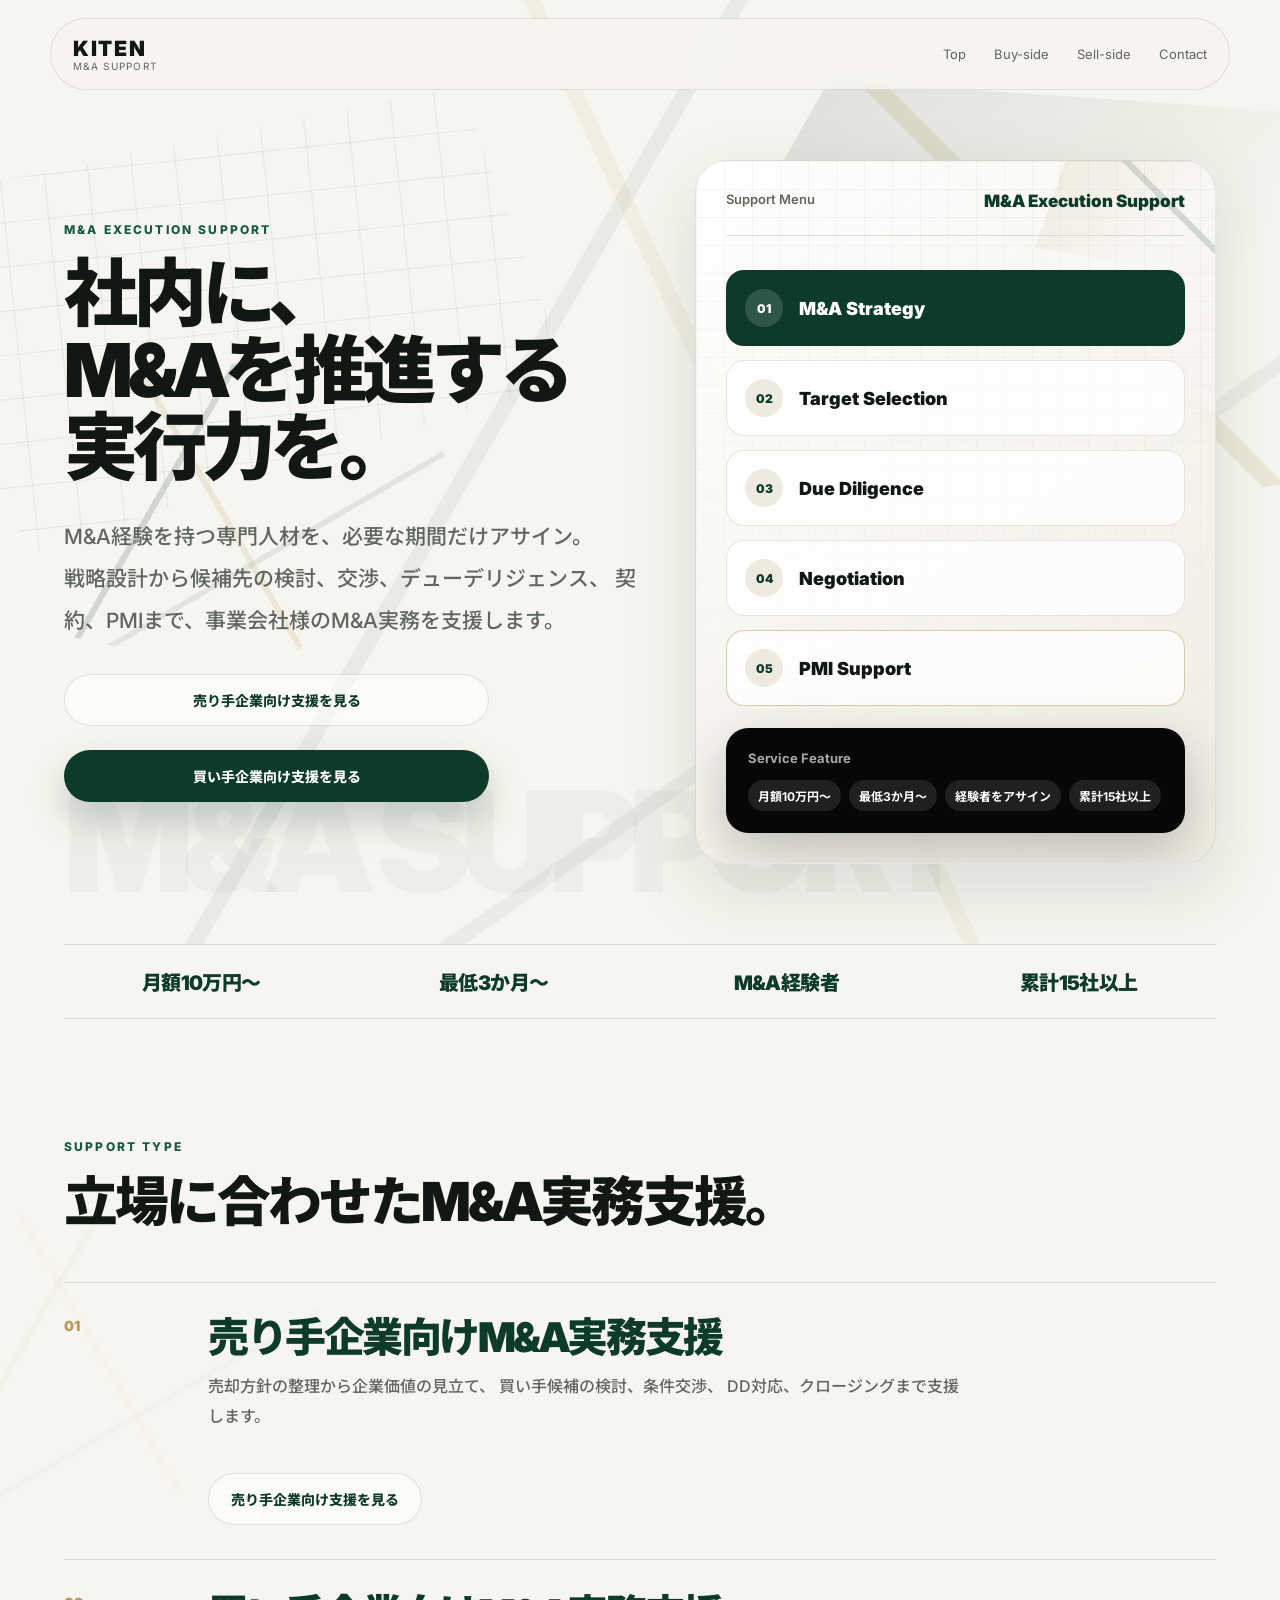
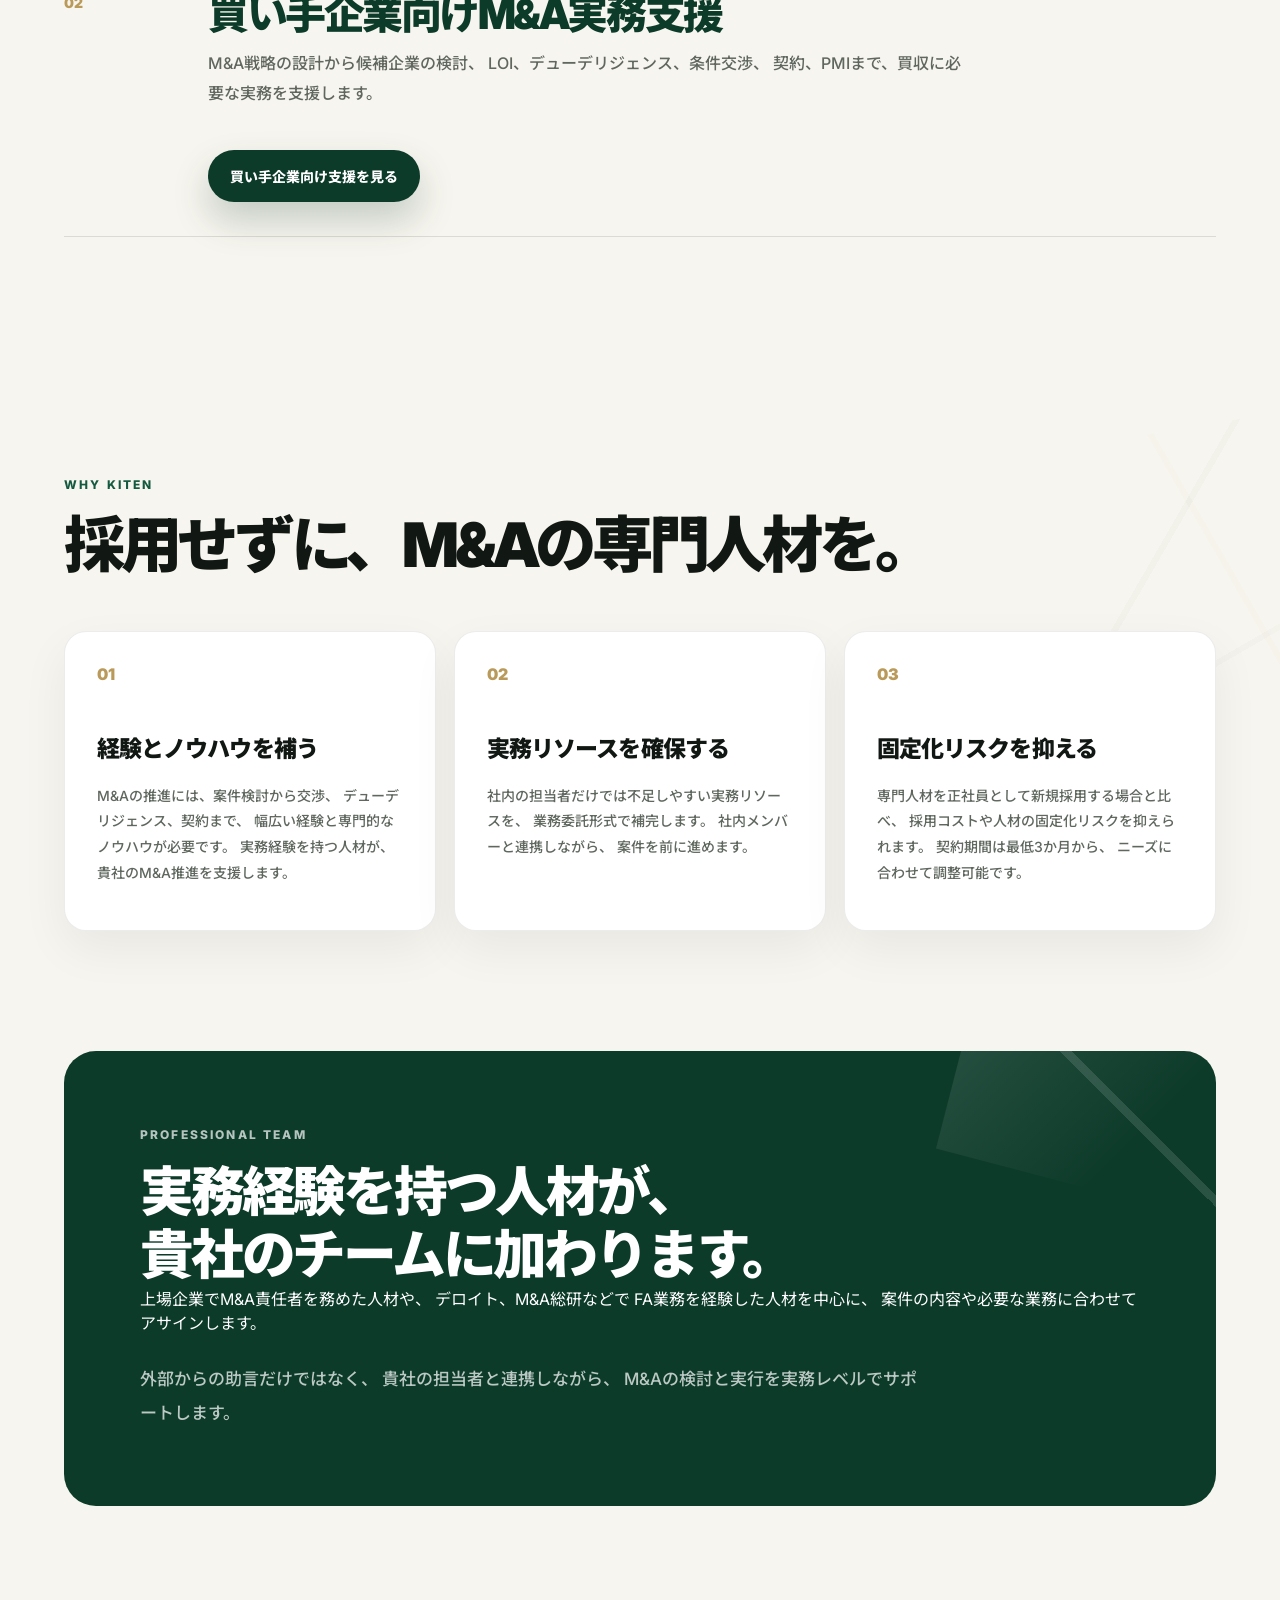
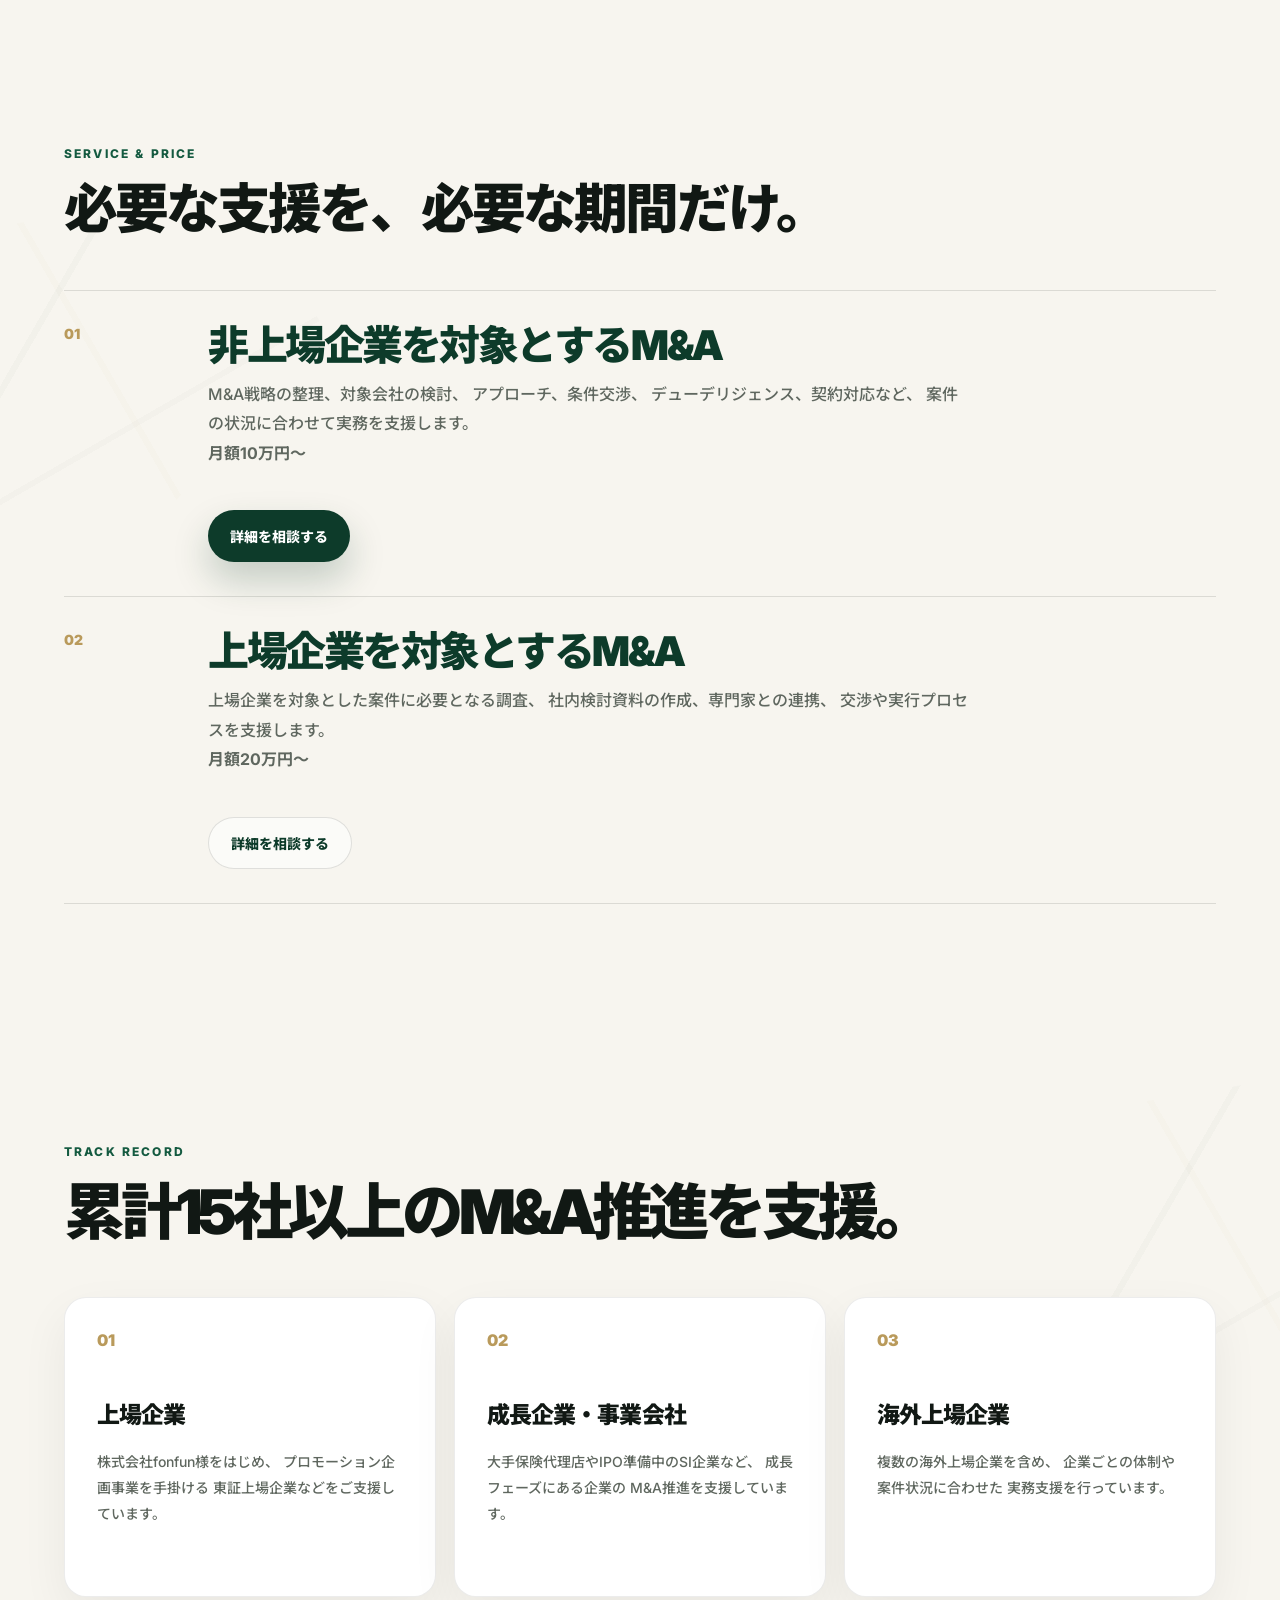
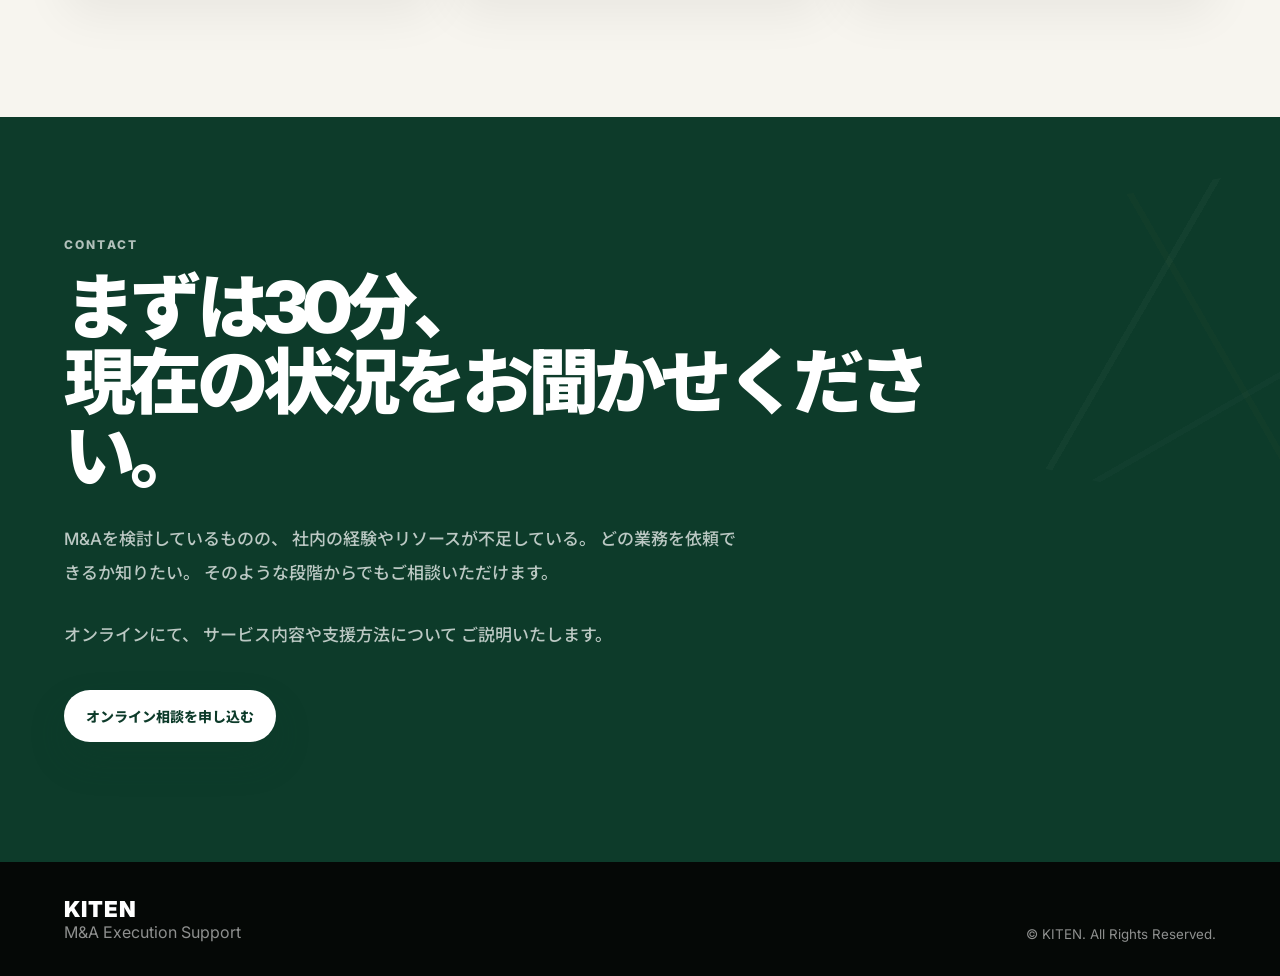
<file: index.html>
<!doctype html>

<html lang="ja">
  <head>
    <meta charset="UTF-8" />

    <meta
      name="viewport"
      content="width=device-width, initial-scale=1.0"
    />

    <title>KITEN | 事業会社向けM&A実務支援</title>

    <meta
      name="description"
      content="M&A経験を持つ専門人材を業務委託形式でアサインし、事業会社のM&A戦略設計から実行、PMIまでを支援します。"
    />

    <link rel="preconnect" href="https://fonts.googleapis.com" />

    <link
      rel="preconnect"
      href="https://fonts.gstatic.com"
      crossorigin
    />

    <link
      href="https://fonts.googleapis.com/css2?family=Inter:wght@400;500;600;700;800;900&family=Noto+Sans+JP:wght@400;500;700;800;900&display=swap"
      rel="stylesheet"
    />

    <link rel="stylesheet" href="styles.css" />

    <!-- お問い合わせモーダル用CSS -->
    <style>
      .contact-modal {
        position: fixed;
        inset: 0;
        z-index: 10000;
        display: none;
        align-items: center;
        justify-content: center;
        padding: 24px;
      }

      .contact-modal.is-open {
        display: flex;
      }

      .contact-modal__overlay {
        position: absolute;
        inset: 0;
        background: rgba(5, 18, 13, 0.74);
        backdrop-filter: blur(8px);
        cursor: pointer;
      }

      .contact-modal__content {
        position: relative;
        z-index: 1;
        width: min(100%, 680px);
        max-height: calc(100vh - 48px);
        padding: 48px;
        overflow-y: auto;
        overscroll-behavior: contain;
        background: #ffffff;
        color: #173c2d;
        border: 1px solid rgba(23, 60, 45, 0.12);
        border-radius: 20px;
        box-shadow: 0 32px 100px rgba(0, 0, 0, 0.3);
      }

      .contact-modal__close {
        position: absolute;
        top: 16px;
        right: 18px;
        display: grid;
        width: 42px;
        height: 42px;
        padding: 0;
        place-items: center;
        border: 0;
        border-radius: 50%;
        background: rgba(23, 60, 45, 0.07);
        color: #173c2d;
        font-family: inherit;
        font-size: 28px;
        line-height: 1;
        cursor: pointer;
        transition:
          background-color 0.2s ease,
          transform 0.2s ease;
      }

      .contact-modal__close:hover {
        background: rgba(23, 60, 45, 0.14);
        transform: rotate(5deg);
      }

      .contact-modal__heading {
        margin-bottom: 32px;
        padding-right: 40px;
      }

      .contact-modal__heading .eyebrow {
        margin-bottom: 10px;
      }

      .contact-modal__heading h2 {
        margin: 0 0 14px;
        color: #173c2d;
        font-size: clamp(26px, 4vw, 38px);
        line-height: 1.35;
      }

      .contact-modal__description {
        margin: 0;
        color: #627069;
        font-size: 14px;
        line-height: 1.8;
      }

      .contact-form {
        display: grid;
        gap: 22px;
      }

      .contact-form__field {
        display: grid;
        gap: 9px;
      }

      .contact-form__field label {
        display: flex;
        align-items: center;
        gap: 8px;
        color: #173c2d;
        font-size: 14px;
        font-weight: 700;
      }

      .contact-form__required {
        display: inline-flex;
        align-items: center;
        justify-content: center;
        padding: 3px 7px;
        border-radius: 999px;
        background: #173c2d;
        color: #ffffff;
        font-size: 10px;
        font-weight: 700;
        line-height: 1;
      }

      .contact-form__field input,
      .contact-form__field textarea {
        box-sizing: border-box;
        width: 100%;
        padding: 14px 15px;
        border: 1px solid #ccd5d0;
        border-radius: 10px;
        outline: none;
        background: #f9fbfa;
        color: #173c2d;
        font-family: inherit;
        font-size: 16px;
        transition:
          border-color 0.2s ease,
          background-color 0.2s ease,
          box-shadow 0.2s ease;
      }

      .contact-form__field textarea {
        min-height: 150px;
        line-height: 1.7;
        resize: vertical;
      }

      .contact-form__field input:focus,
      .contact-form__field textarea:focus {
        border-color: #173c2d;
        background: #ffffff;
        box-shadow: 0 0 0 4px rgba(23, 60, 45, 0.09);
      }

      .contact-form__submit {
        width: 100%;
        min-height: 54px;
        padding: 14px 24px;
        border: 1px solid #173c2d;
        border-radius: 999px;
        background: #173c2d;
        color: #ffffff;
        font-family: inherit;
        font-size: 15px;
        font-weight: 700;
        letter-spacing: 0.04em;
        cursor: pointer;
        transition:
          opacity 0.2s ease,
          transform 0.2s ease,
          background-color 0.2s ease;
      }

      .contact-form__submit:hover:not(:disabled) {
        background: #245a44;
        transform: translateY(-2px);
      }

      .contact-form__submit:disabled {
        opacity: 0.55;
        cursor: not-allowed;
      }

      .contact-form__error {
        min-height: 22px;
        margin: -4px 0 0;
        color: #b3261e;
        font-size: 14px;
        line-height: 1.6;
      }

      .contact-form__honeypot {
        position: absolute;
        left: -9999px;
        width: 1px;
        height: 1px;
        overflow: hidden;
      }

      .contact-complete {
        padding: 40px 0 10px;
        text-align: center;
      }

      .contact-complete__icon {
        display: grid;
        width: 72px;
        height: 72px;
        margin: 0 auto 24px;
        place-items: center;
        border-radius: 50%;
        background: #173c2d;
        color: #ffffff;
        font-size: 32px;
        font-weight: 800;
      }

      .contact-complete h2 {
        margin: 10px 0 18px;
        color: #173c2d;
        font-size: clamp(26px, 4vw, 38px);
      }

      .contact-complete__message {
        margin: 0 0 32px;
        color: #627069;
        line-height: 1.9;
      }

      body.contact-modal-open {
        overflow: hidden;
      }

      .contact-modal [hidden] {
        display: none !important;
      }

      @media (max-width: 640px) {
        .contact-modal {
          align-items: flex-start;
          padding: 12px;
        }

        .contact-modal__content {
          width: 100%;
          max-height: calc(100dvh - 24px);
          padding: 42px 20px 28px;
          border-radius: 16px;
        }

        .contact-modal__close {
          top: 10px;
          right: 10px;
        }

        .contact-modal__heading {
          padding-right: 30px;
        }

        .contact-modal__heading h2 {
          font-size: 25px;
        }
      }
    </style>
  </head>

  <body>
    <div class="page-progress" aria-hidden="true"></div>

    <header class="site-header" data-header>
      <a href="/" class="logo" aria-label="KITENトップページ">
        <span>KITEN</span>
        <small>M&A Support</small>
      </a>

      <nav
        class="desktop-nav"
        aria-label="メインナビゲーション"
      >
        <a href="/">Top</a>
        <a href="/buy-side/">Buy-side</a>
        <a href="/sell-side/">Sell-side</a>

        <a href="#contactModal" data-contact-open>
          Contact
        </a>
      </nav>

      <button
        class="menu-button"
        type="button"
        data-menu-button
        aria-expanded="false"
        aria-controls="mobileMenu"
      >
        <span></span>
        <span></span>
        <span class="sr-only">メニューを開く</span>
      </button>
    </header>

    <div
      class="mobile-menu"
      id="mobileMenu"
      data-mobile-menu
    >
      <a href="/">Top</a>
      <a href="/buy-side/">Buy-side</a>
      <a href="/sell-side/">Sell-side</a>

      <a href="#contactModal" data-contact-open>
        Contact
      </a>
    </div>

    <main id="top">
      <section class="hero">
        <div class="hero-bg-text" aria-hidden="true">
          M&A SUPPORT
        </div>

        <div class="hero-copy reveal">
          <p class="eyebrow">
            M&A Execution Support
          </p>

          <h1>
            社内に、<br />
            M&Aを推進する<br />
            実行力を。
          </h1>

          <p class="hero-lead">
            M&A経験を持つ専門人材を、必要な期間だけアサイン。<br />
            戦略設計から候補先の検討、交渉、デューデリジェンス、
            契約、PMIまで、事業会社様のM&A実務を支援します。
          </p>

          <div class="hero-cta-group">
            <a class="secondary-button" href="/sell-side/">
              売り手企業向け支援を見る
            </a>

            <a class="primary-button" href="/buy-side/">
              買い手企業向け支援を見る
            </a>
          </div>

        </div>

        <div class="hero-panel reveal">
          <div class="panel-header">
            <span>Support Menu</span>
            <strong>M&A Execution Support</strong>
          </div>

          <div class="deal-flow">
            <div class="deal-step active">
              <span>01</span>
              <p>M&A Strategy</p>
            </div>

            <div class="deal-step">
              <span>02</span>
              <p>Target Selection</p>
            </div>

            <div class="deal-step">
              <span>03</span>
              <p>Due Diligence</p>
            </div>

            <div class="deal-step">
              <span>04</span>
              <p>Negotiation</p>
            </div>

            <div class="deal-step final">
              <span>05</span>
              <p>PMI Support</p>
            </div>
          </div>

          <div class="risk-card">
            <p>Service Feature</p>

            <ul>
              <li>月額10万円〜</li>
              <li>最低3か月〜</li>
              <li>経験者をアサイン</li>
              <li>累計15社以上</li>
            </ul>
          </div>
        </div>
      </section>

      <section
        class="trust-strip reveal"
        aria-label="サービスの特徴"
      >
        <p>月額10万円〜</p>
        <p>最低3か月〜</p>
        <p>M&A経験者</p>
        <p>累計15社以上</p>
      </section>

      <section class="section service" id="service">
        <div class="section-head reveal">
          <p class="eyebrow">Support Type</p>

          <h2>
            立場に合わせたM&A実務支援。
          </h2>
        </div>

        <div class="service-list">
          <article class="service-item reveal">
            <span class="service-num">01</span>

            <div>
              <h3>
                売り手企業向けM&A実務支援
              </h3>

              <p>
                売却方針の整理から企業価値の見立て、
                買い手候補の検討、条件交渉、
                DD対応、クロージングまで支援します。
              </p>

              <div class="hero-actions">
                <a
                  class="secondary-button"
                  href="/sell-side/"
                >
                  売り手企業向け支援を見る
                </a>
              </div>
            </div>
          </article>

          <article class="service-item reveal">
            <span class="service-num">02</span>

            <div>
              <h3>
                買い手企業向けM&A実務支援
              </h3>

              <p>
                M&A戦略の設計から候補企業の検討、
                LOI、デューデリジェンス、条件交渉、
                契約、PMIまで、買収に必要な実務を支援します。
              </p>

              <div class="hero-actions">
                <a
                  class="primary-button"
                  href="/buy-side/"
                >
                  買い手企業向け支援を見る
                </a>
              </div>
            </div>
          </article>

        </div>
      </section>

      <section class="section problem" id="strength">
        <div class="section-head reveal">
          <p class="eyebrow">Why KITEN</p>

          <h2>
            採用せずに、M&Aの専門人材を。
          </h2>
        </div>

        <div class="problem-grid">
          <article class="problem-card reveal">
            <span>01</span>

            <h3>経験とノウハウを補う</h3>

            <p>
              M&Aの推進には、案件検討から交渉、
              デューデリジェンス、契約まで、
              幅広い経験と専門的なノウハウが必要です。
              実務経験を持つ人材が、貴社のM&A推進を支援します。
            </p>
          </article>

          <article class="problem-card reveal">
            <span>02</span>

            <h3>実務リソースを確保する</h3>

            <p>
              社内の担当者だけでは不足しやすい実務リソースを、
              業務委託形式で補完します。
              社内メンバーと連携しながら、
              案件を前に進めます。
            </p>
          </article>

          <article class="problem-card reveal">
            <span>03</span>

            <h3>固定化リスクを抑える</h3>

            <p>
              専門人材を正社員として新規採用する場合と比べ、
              採用コストや人材の固定化リスクを抑えられます。
              契約期間は最低3か月から、
              ニーズに合わせて調整可能です。
            </p>
          </article>
        </div>
      </section>

      <section class="section message-section reveal">
        <div class="message-card">
          <p class="eyebrow">Professional Team</p>

          <h2>
            実務経験を持つ人材が、<br />
            貴社のチームに加わります。
          </h2>

          <p>
            上場企業でM&A責任者を務めた人材や、
            デロイト、M&A総研などで
            FA業務を経験した人材を中心に、
            案件の内容や必要な業務に合わせてアサインします。
          </p>

          <p>
            外部からの助言だけではなく、
            貴社の担当者と連携しながら、
            M&Aの検討と実行を実務レベルでサポートします。
          </p>
        </div>
      </section>

      <section class="section service" id="price">
        <div class="section-head reveal">
          <p class="eyebrow">Service & Price</p>

          <h2>
            必要な支援を、必要な期間だけ。
          </h2>
        </div>

        <div class="service-list">
          <article class="service-item reveal">
            <span class="service-num">01</span>

            <div>
              <h3>
                非上場企業を対象とするM&A
              </h3>

              <p>
                M&A戦略の整理、対象会社の検討、
                アプローチ、条件交渉、
                デューデリジェンス、契約対応など、
                案件の状況に合わせて実務を支援します。
              </p>

              <p>
                <strong>月額10万円〜</strong>
              </p>

              <div class="hero-actions">
                <a
                  class="primary-button"
                  href="#contactModal"
                  data-contact-open
                >
                  詳細を相談する
                </a>
              </div>
            </div>
          </article>

          <article class="service-item reveal">
            <span class="service-num">02</span>

            <div>
              <h3>
                上場企業を対象とするM&A
              </h3>

              <p>
                上場企業を対象とした案件に必要となる調査、
                社内検討資料の作成、専門家との連携、
                交渉や実行プロセスを支援します。
              </p>

              <p>
                <strong>月額20万円〜</strong>
              </p>

              <div class="hero-actions">
                <a
                  class="secondary-button"
                  href="#contactModal"
                  data-contact-open
                >
                  詳細を相談する
                </a>
              </div>
            </div>
          </article>
        </div>
      </section>

      <section class="section problem">
        <div class="section-head reveal">
          <p class="eyebrow">Track Record</p>

          <h2>
            累計15社以上のM&A推進を支援。
          </h2>
        </div>

        <div class="problem-grid">
          <article class="problem-card reveal">
            <span>01</span>

            <h3>上場企業</h3>

            <p>
              株式会社fonfun様をはじめ、
              プロモーション企画事業を手掛ける
              東証上場企業などをご支援しています。
            </p>
          </article>

          <article class="problem-card reveal">
            <span>02</span>

            <h3>成長企業・事業会社</h3>

            <p>
              大手保険代理店やIPO準備中のSI企業など、
              成長フェーズにある企業の
              M&A推進を支援しています。
            </p>
          </article>

          <article class="problem-card reveal">
            <span>03</span>

            <h3>海外上場企業</h3>

            <p>
              複数の海外上場企業を含め、
              企業ごとの体制や案件状況に合わせた
              実務支援を行っています。
            </p>
          </article>
        </div>
      </section>

      <section class="contact" id="contact">
        <div class="contact-inner reveal">
          <p class="eyebrow">Contact</p>

          <h2>
            まずは30分、<br />
            現在の状況をお聞かせください。
          </h2>

          <p>
            M&Aを検討しているものの、
            社内の経験やリソースが不足している。
            どの業務を依頼できるか知りたい。
            そのような段階からでもご相談いただけます。
          </p>

          <p>
            オンラインにて、
            サービス内容や支援方法について
            ご説明いたします。
          </p>

          <a
            class="primary-button light"
            href="#contactModal"
            data-contact-open
          >
            オンライン相談を申し込む
          </a>
        </div>
      </section>
    </main>

    <!-- お問い合わせモーダル -->
    <div
      class="contact-modal"
      id="contactModal"
      aria-hidden="true"
    >
      <div
        class="contact-modal__overlay"
        data-contact-close
      ></div>

      <div
        class="contact-modal__content"
        role="dialog"
        aria-modal="true"
        aria-labelledby="contactModalTitle"
      >
        <button
          class="contact-modal__close"
          type="button"
          aria-label="お問い合わせフォームを閉じる"
          data-contact-close
        >
          <span aria-hidden="true">×</span>
        </button>

        <!-- フォーム入力画面 -->
        <div id="contactFormView">
          <div class="contact-modal__heading">
            <p class="eyebrow">Contact</p>

            <h2 id="contactModalTitle">
              オンライン相談のお申し込み
            </h2>

            <p class="contact-modal__description">
              現在の状況やご相談内容をご入力ください。<br />
              内容を確認のうえ、担当者よりご連絡いたします。
            </p>
          </div>

          <form
            id="contactForm"
            class="contact-form"
            action="https://script.google.com/macros/s/AKfycbwlRa25xMPW-XqKxPv1qW6dAzJcXKfqYI62VX0aQ0hNYVIiO5ZY21LHV7iPg1blXhehxQ/exec"
            method="post"
            target="gasResponseFrame"
          >
            <div class="contact-form__field">
              <label for="contactCompany">
                会社名
              </label>

              <input
                id="contactCompany"
                type="text"
                name="company"
                maxlength="200"
                autocomplete="organization"
              />
            </div>

            <div class="contact-form__field">
              <label for="contactName">
                お名前

                <span class="contact-form__required">
                  必須
                </span>
              </label>

              <input
                id="contactName"
                type="text"
                name="name"
                maxlength="100"
                autocomplete="name"
                required
              />
            </div>

            <div class="contact-form__field">
              <label for="contactEmail">
                メールアドレス

                <span class="contact-form__required">
                  必須
                </span>
              </label>

              <input
                id="contactEmail"
                type="email"
                name="email"
                maxlength="254"
                autocomplete="email"
                required
              />
            </div>

            <div class="contact-form__field">
              <label for="contactPhone">
                電話番号
              </label>

              <input
                id="contactPhone"
                type="tel"
                name="phone"
                maxlength="50"
                autocomplete="tel"
              />
            </div>

            <div class="contact-form__field">
              <label for="contactMessage">
                ご相談内容

                <span class="contact-form__required">
                  必須
                </span>
              </label>

              <textarea
                id="contactMessage"
                name="message"
                rows="6"
                maxlength="5000"
                required
              ></textarea>
            </div>

            <!-- ボット対策用 -->
            <div
              class="contact-form__honeypot"
              aria-hidden="true"
            >
              <label for="contactWebsite">
                Webサイト
              </label>

              <input
                id="contactWebsite"
                type="text"
                name="website"
                tabindex="-1"
                autocomplete="off"
              />
            </div>

            <p
              id="contactFormError"
              class="contact-form__error"
              role="alert"
              aria-live="polite"
            ></p>

            <button
              id="contactSubmitButton"
              class="contact-form__submit"
              type="submit"
            >
              相談内容を送信する
            </button>
          </form>
        </div>

        <!-- 送信完了画面 -->
        <div
          id="contactCompleteView"
          class="contact-complete"
          hidden
        >
          <div
            class="contact-complete__icon"
            aria-hidden="true"
          >
            ✓
          </div>

          <p class="eyebrow">Completed</p>

          <h2>送信が完了しました</h2>

          <p class="contact-complete__message">
            お問い合わせありがとうございます。<br />
            内容を確認のうえ、担当者よりご連絡いたします。
          </p>

          <button
            class="contact-form__submit"
            type="button"
            data-contact-close
          >
            閉じる
          </button>
        </div>
      </div>
    </div>

    <!-- GASからの応答を受け取る非表示iframe -->
    <iframe
      id="gasResponseFrame"
      name="gasResponseFrame"
      title="お問い合わせ送信結果"
      hidden
    ></iframe>

    <footer class="footer">
      <div>
        <strong>KITEN</strong>
        <p>M&A Execution Support</p>
      </div>

      <small>
        © KITEN. All Rights Reserved.
      </small>
    </footer>

    <!-- 既存JavaScript -->
    <script src="app.js"></script>

    <!-- お問い合わせモーダル用JavaScript -->
    <script>
      (() => {
        const modal = document.getElementById("contactModal");
        const contactForm =
          document.getElementById("contactForm");
        const formView =
          document.getElementById("contactFormView");
        const completeView =
          document.getElementById("contactCompleteView");
        const submitButton =
          document.getElementById("contactSubmitButton");
        const errorElement =
          document.getElementById("contactFormError");

        if (
          !modal ||
          !contactForm ||
          !formView ||
          !completeView ||
          !submitButton ||
          !errorElement
        ) {
          return;
        }

        const openButtons = document.querySelectorAll(
          "[data-contact-open]"
        );

        const closeButtons = document.querySelectorAll(
          "[data-contact-close]"
        );

        let lastFocusedElement = null;
        let responseTimer = null;
        let isSubmitting = false;

        function resetSubmitButton() {
          isSubmitting = false;
          submitButton.disabled = false;
          submitButton.textContent =
            "相談内容を送信する";
        }

        function resetContactForm() {
          contactForm.reset();

          formView.hidden = false;
          completeView.hidden = true;

          errorElement.textContent = "";

          resetSubmitButton();

          if (responseTimer) {
            window.clearTimeout(responseTimer);
            responseTimer = null;
          }
        }

        function closeMobileMenu() {
          const mobileMenu = document.querySelector(
            "[data-mobile-menu]"
          );

          const menuButton = document.querySelector(
            "[data-menu-button]"
          );

          if (mobileMenu) {
            mobileMenu.classList.remove("is-open");
            mobileMenu.classList.remove("active");
            mobileMenu.classList.remove("open");
          }

          if (menuButton) {
            menuButton.classList.remove("is-open");
            menuButton.classList.remove("active");
            menuButton.classList.remove("open");

            menuButton.setAttribute(
              "aria-expanded",
              "false"
            );
          }
        }

        function openModal(event) {
          if (event) {
            event.preventDefault();
          }

          lastFocusedElement = document.activeElement;

          closeMobileMenu();

          if (!completeView.hidden) {
            resetContactForm();
          }

          modal.classList.add("is-open");
          modal.setAttribute("aria-hidden", "false");

          document.body.classList.add(
            "contact-modal-open"
          );

          window.setTimeout(() => {
            document
              .getElementById("contactName")
              ?.focus();
          }, 50);
        }

        function closeModal() {
          if (isSubmitting) {
            return;
          }

          modal.classList.remove("is-open");
          modal.setAttribute("aria-hidden", "true");

          document.body.classList.remove(
            "contact-modal-open"
          );

          if (lastFocusedElement) {
            lastFocusedElement.focus();
          }
        }

        openButtons.forEach((button) => {
          button.addEventListener("click", openModal);
        });

        closeButtons.forEach((button) => {
          button.addEventListener("click", closeModal);
        });

        document.addEventListener("keydown", (event) => {
          if (
            event.key === "Escape" &&
            modal.classList.contains("is-open")
          ) {
            closeModal();
          }
        });

        contactForm.addEventListener("submit", () => {
          if (isSubmitting) {
            return;
          }

          isSubmitting = true;

          errorElement.textContent = "";

          submitButton.disabled = true;
          submitButton.textContent = "送信中...";

          if (responseTimer) {
            window.clearTimeout(responseTimer);
          }

          responseTimer = window.setTimeout(() => {
            errorElement.textContent =
              "送信結果を確認できませんでした。通信環境をご確認のうえ、もう一度お試しください。";

            resetSubmitButton();
          }, 30000);
        });

        window.addEventListener("message", (event) => {
          const isGoogleOrigin =
            event.origin ===
              "https://script.google.com" ||
            event.origin ===
              "https://script.googleusercontent.com" ||
            event.origin.endsWith(
              ".googleusercontent.com"
            );

          if (!isGoogleOrigin) {
            return;
          }

          const result = event.data;

          if (
            !result ||
            result.source !== "kiten-contact-form"
          ) {
            return;
          }

          if (responseTimer) {
            window.clearTimeout(responseTimer);
            responseTimer = null;
          }

          if (result.ok) {
            isSubmitting = false;

            formView.hidden = true;
            completeView.hidden = false;

            completeView
              .querySelector("button")
              ?.focus();

            return;
          }

          errorElement.textContent =
            result.message ||
            "送信できませんでした。時間をおいて、もう一度お試しください。";

          resetSubmitButton();
        });
      })();
    </script>
  </body>
</html>
</file>
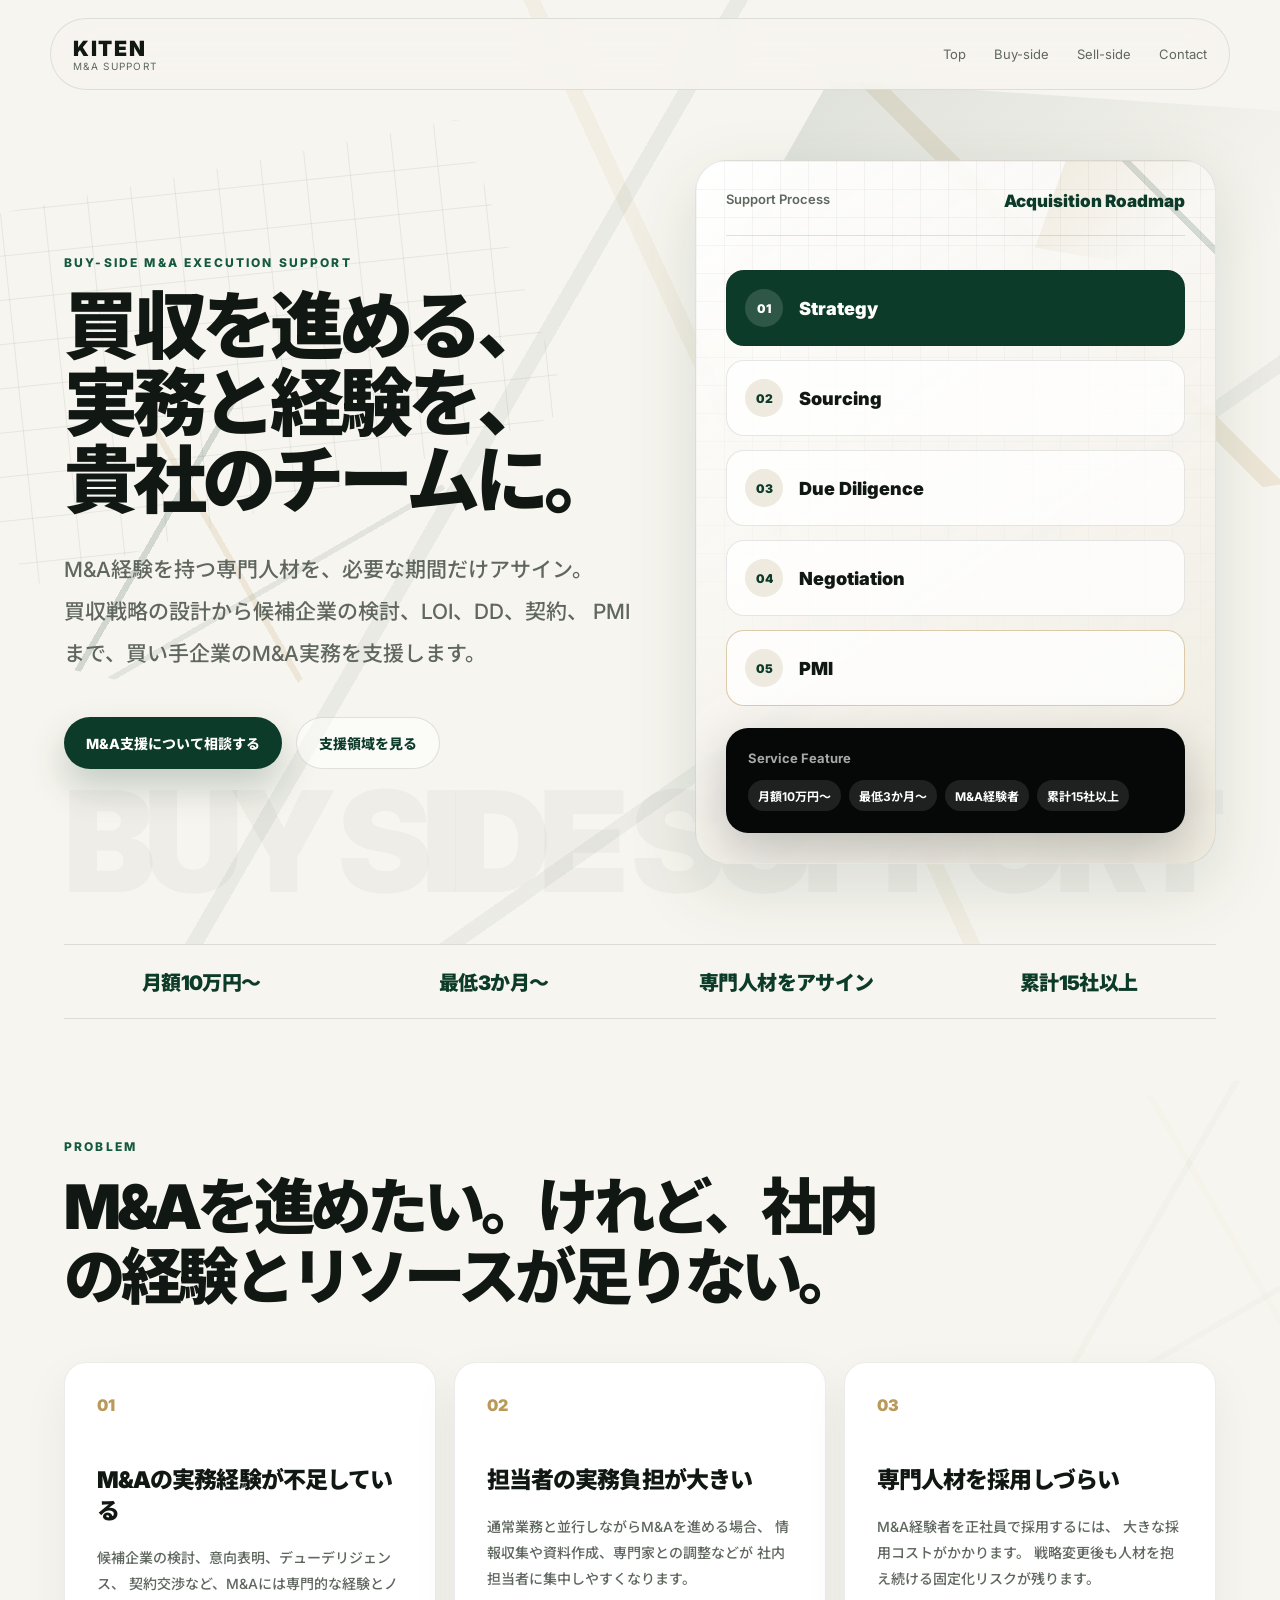
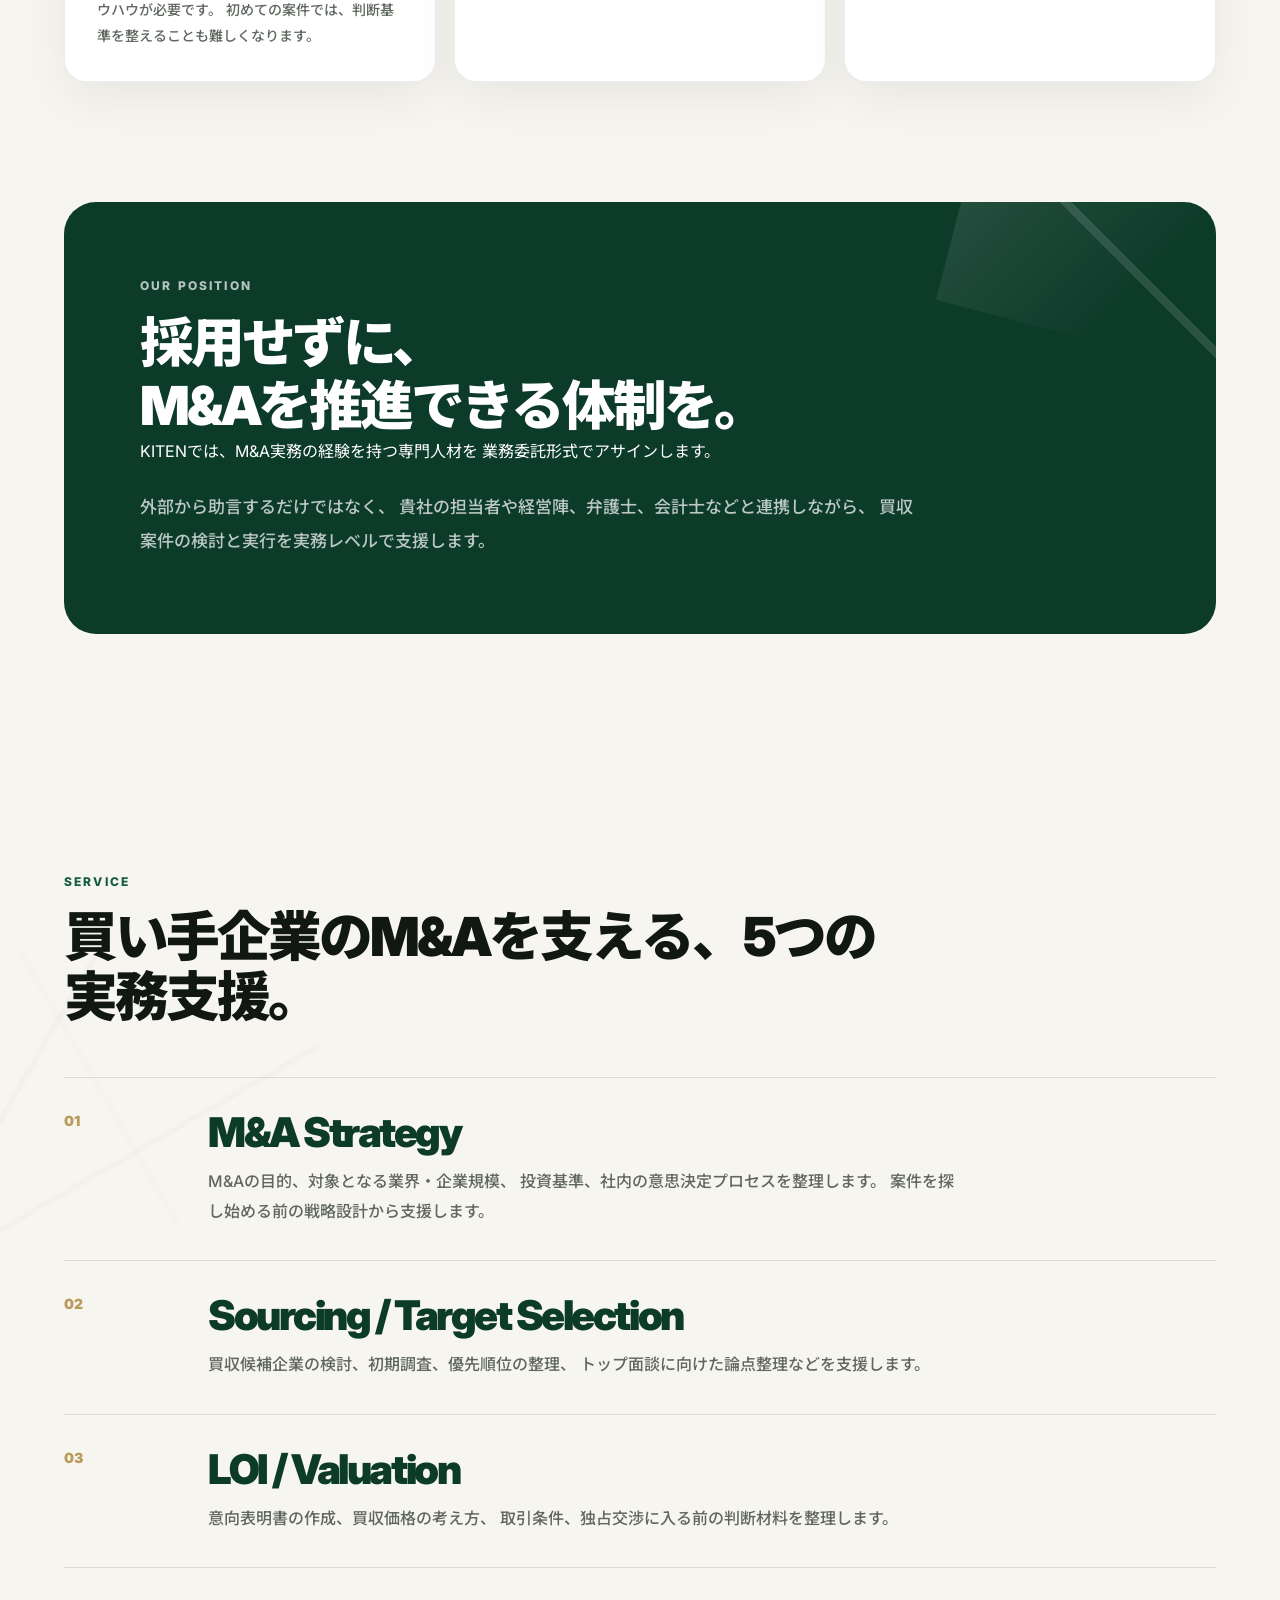
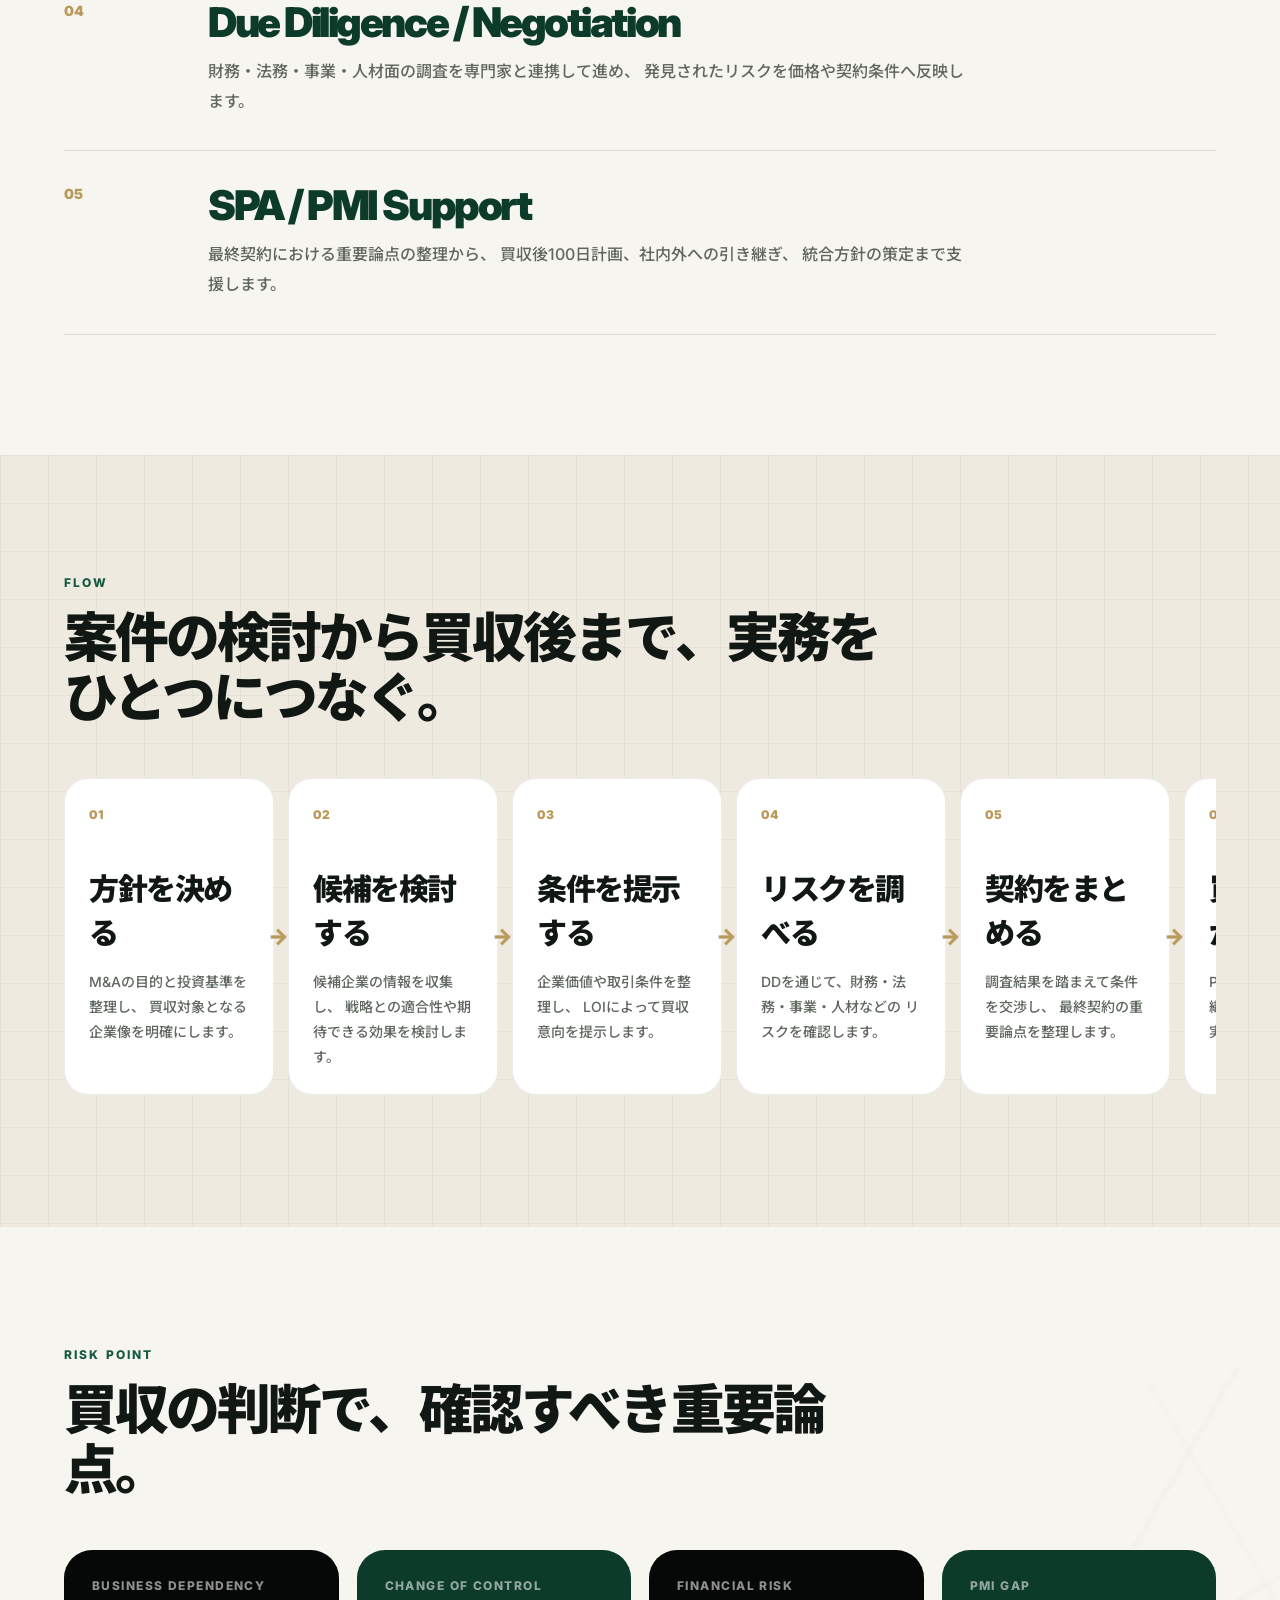
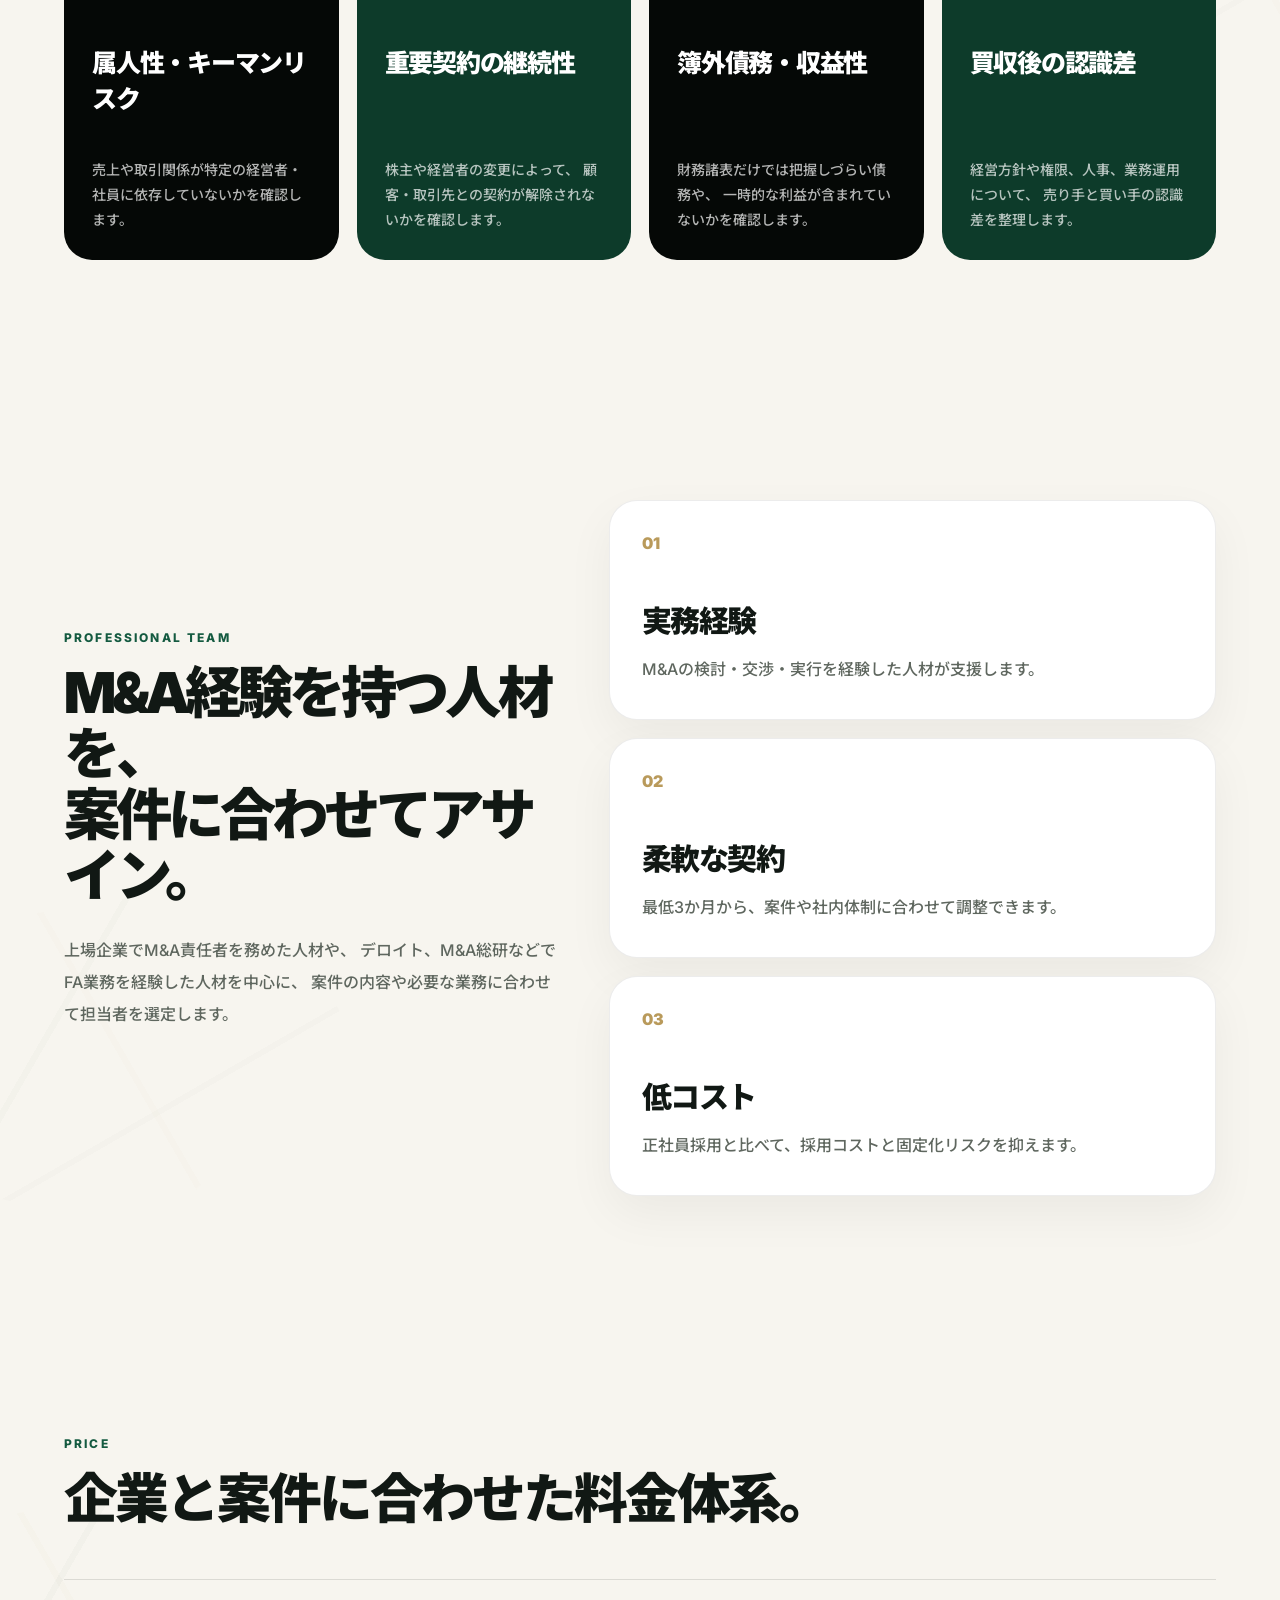
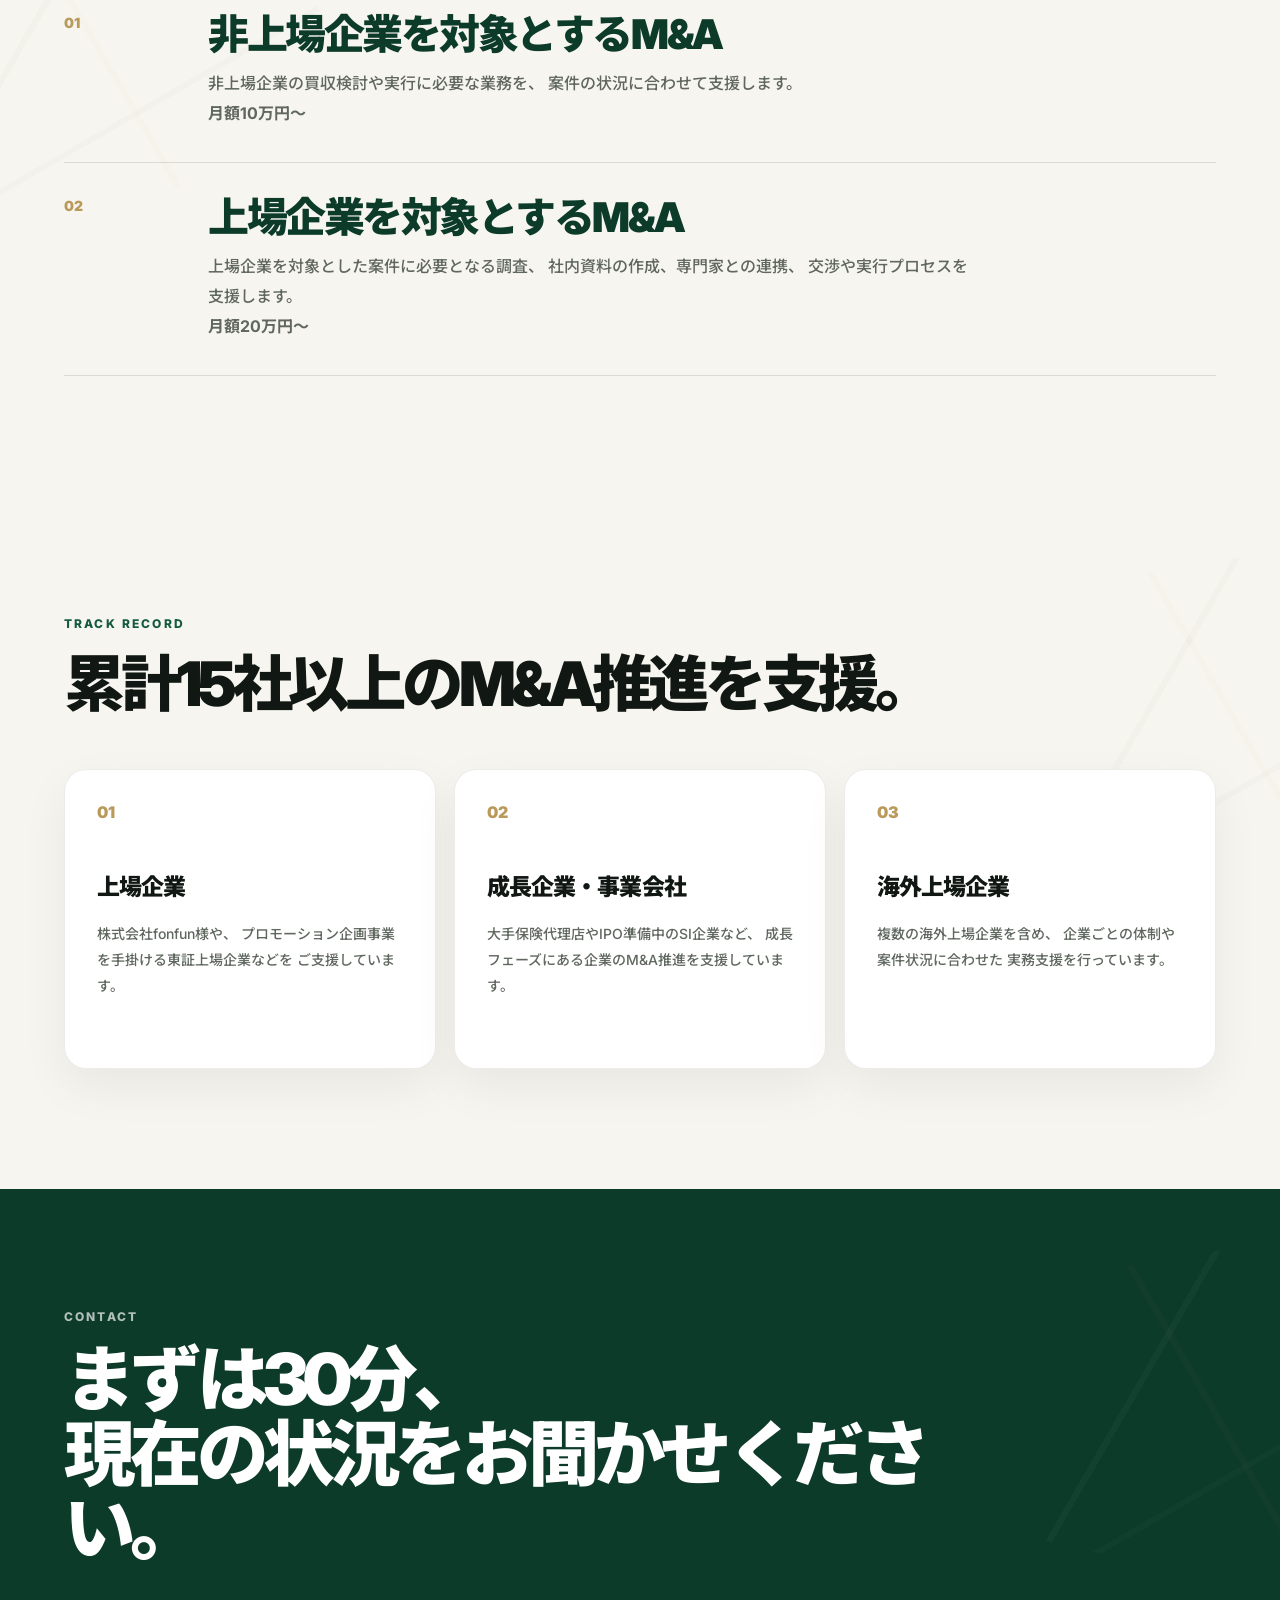
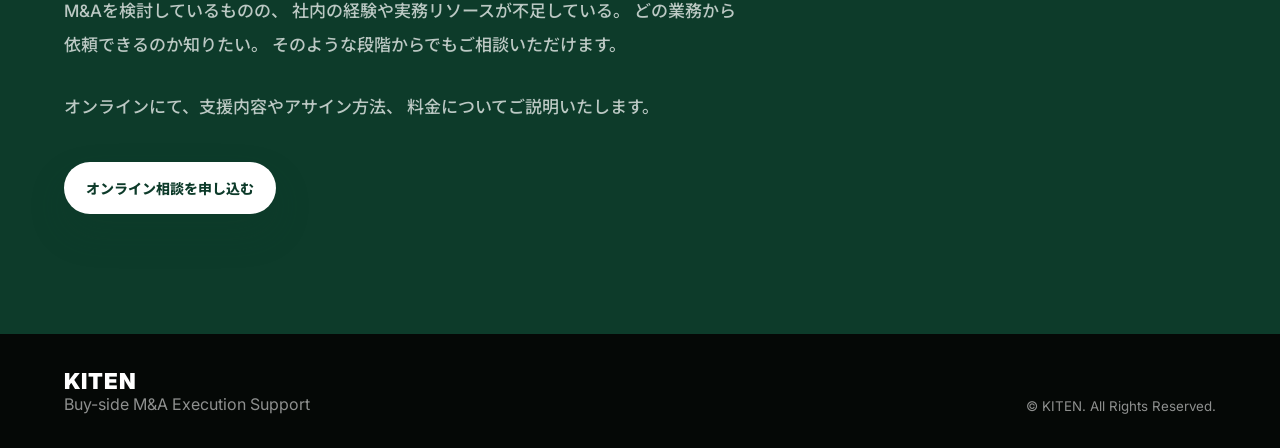
<file: buy-side/index.html>
<!doctype html>

<html lang="ja">
<head>
  <meta charset="UTF-8" />
  <meta name="viewport" content="width=device-width, initial-scale=1.0" />

  <title>KITEN | 買い手企業向けM&A実務支援</title>
  <meta
    name="description"
    content="M&A経験を持つ専門人材を業務委託形式でアサインし、買収戦略の設計から候補企業の検討、LOI、DD、契約、PMIまで支援します。"
  />

  <link rel="preconnect" href="https://fonts.googleapis.com" />
  <link rel="preconnect" href="https://fonts.gstatic.com" crossorigin />
  <link
    href="https://fonts.googleapis.com/css2?family=Inter:wght@400;500;600;700;800;900&family=Noto+Sans+JP:wght@400;500;700;800;900&display=swap"
    rel="stylesheet"
  />

  <link rel="stylesheet" href="/styles.css" />

  <!-- お問い合わせモーダル用CSS -->
  <style>
    .contact-modal {
      position: fixed;
      inset: 0;
      z-index: 10000;
      display: none;
      align-items: center;
      justify-content: center;
      padding: 24px;
    }

    .contact-modal.is-open {
      display: flex;
    }

    .contact-modal__overlay {
      position: absolute;
      inset: 0;
      background: rgba(5, 18, 13, 0.74);
      backdrop-filter: blur(8px);
      cursor: pointer;
    }

    .contact-modal__content {
      position: relative;
      z-index: 1;
      width: min(100%, 680px);
      max-height: calc(100vh - 48px);
      padding: 48px;
      overflow-y: auto;
      overscroll-behavior: contain;
      background: #ffffff;
      color: #173c2d;
      border: 1px solid rgba(23, 60, 45, 0.12);
      border-radius: 20px;
      box-shadow: 0 32px 100px rgba(0, 0, 0, 0.3);
    }

    .contact-modal__close {
      position: absolute;
      top: 16px;
      right: 18px;
      display: grid;
      width: 42px;
      height: 42px;
      padding: 0;
      place-items: center;
      border: 0;
      border-radius: 50%;
      background: rgba(23, 60, 45, 0.07);
      color: #173c2d;
      font-family: inherit;
      font-size: 28px;
      line-height: 1;
      cursor: pointer;
      transition:
        background-color 0.2s ease,
        transform 0.2s ease;
    }

    .contact-modal__close:hover {
      background: rgba(23, 60, 45, 0.14);
      transform: rotate(5deg);
    }

    .contact-modal__heading {
      margin-bottom: 32px;
      padding-right: 40px;
    }

    .contact-modal__heading .eyebrow {
      margin-bottom: 10px;
    }

    .contact-modal__heading h2 {
      margin: 0 0 14px;
      color: #173c2d;
      font-size: clamp(26px, 4vw, 38px);
      line-height: 1.35;
    }

    .contact-modal__description {
      margin: 0;
      color: #627069;
      font-size: 14px;
      line-height: 1.8;
    }

    .contact-form {
      display: grid;
      gap: 22px;
    }

    .contact-form__field {
      display: grid;
      gap: 9px;
    }

    .contact-form__field label {
      display: flex;
      align-items: center;
      gap: 8px;
      color: #173c2d;
      font-size: 14px;
      font-weight: 700;
    }

    .contact-form__required {
      display: inline-flex;
      align-items: center;
      justify-content: center;
      padding: 3px 7px;
      border-radius: 999px;
      background: #173c2d;
      color: #ffffff;
      font-size: 10px;
      font-weight: 700;
      line-height: 1;
    }

    .contact-form__field input,
    .contact-form__field textarea {
      box-sizing: border-box;
      width: 100%;
      padding: 14px 15px;
      border: 1px solid #ccd5d0;
      border-radius: 10px;
      outline: none;
      background: #f9fbfa;
      color: #173c2d;
      font-family: inherit;
      font-size: 16px;
      transition:
        border-color 0.2s ease,
        background-color 0.2s ease,
        box-shadow 0.2s ease;
    }

    .contact-form__field textarea {
      min-height: 150px;
      line-height: 1.7;
      resize: vertical;
    }

    .contact-form__field input:focus,
    .contact-form__field textarea:focus {
      border-color: #173c2d;
      background: #ffffff;
      box-shadow: 0 0 0 4px rgba(23, 60, 45, 0.09);
    }

    .contact-form__submit {
      width: 100%;
      min-height: 54px;
      padding: 14px 24px;
      border: 1px solid #173c2d;
      border-radius: 999px;
      background: #173c2d;
      color: #ffffff;
      font-family: inherit;
      font-size: 15px;
      font-weight: 700;
      letter-spacing: 0.04em;
      cursor: pointer;
      transition:
        opacity 0.2s ease,
        transform 0.2s ease,
        background-color 0.2s ease;
    }

    .contact-form__submit:hover:not(:disabled) {
      background: #245a44;
      transform: translateY(-2px);
    }

    .contact-form__submit:disabled {
      opacity: 0.55;
      cursor: not-allowed;
    }

    .contact-form__error {
      min-height: 22px;
      margin: -4px 0 0;
      color: #b3261e;
      font-size: 14px;
      line-height: 1.6;
    }

    .contact-form__honeypot {
      position: absolute;
      left: -9999px;
      width: 1px;
      height: 1px;
      overflow: hidden;
    }

    .contact-complete {
      padding: 40px 0 10px;
      text-align: center;
    }

    .contact-complete__icon {
      display: grid;
      width: 72px;
      height: 72px;
      margin: 0 auto 24px;
      place-items: center;
      border-radius: 50%;
      background: #173c2d;
      color: #ffffff;
      font-size: 32px;
      font-weight: 800;
    }

    .contact-complete h2 {
      margin: 10px 0 18px;
      color: #173c2d;
      font-size: clamp(26px, 4vw, 38px);
    }

    .contact-complete__message {
      margin: 0 0 32px;
      color: #627069;
      line-height: 1.9;
    }

    body.contact-modal-open {
      overflow: hidden;
    }

    .contact-modal [hidden] {
      display: none !important;
    }

    @media (max-width: 640px) {
      .contact-modal {
        align-items: flex-start;
        padding: 12px;
      }

      .contact-modal__content {
        width: 100%;
        max-height: calc(100dvh - 24px);
        padding: 42px 20px 28px;
        border-radius: 16px;
      }

      .contact-modal__close {
        top: 10px;
        right: 10px;
      }

      .contact-modal__heading {
        padding-right: 30px;
      }

      .contact-modal__heading h2 {
        font-size: 25px;
      }
    }
  </style>

</head>

<body>
  <div class="page-progress" aria-hidden="true"></div>

  <header class="site-header" data-header>
    <a href="/" class="logo" aria-label="KITEN top">
      <span>KITEN</span>
      <small>M&A Support</small>
    </a>

<nav class="desktop-nav" aria-label="メインナビゲーション">
  <a href="/">Top</a>
  <a href="/buy-side/">Buy-side</a>
  <a href="/sell-side/">Sell-side</a>
  <a href="#contactModal" data-contact-open>Contact</a>
</nav>

<button
  class="menu-button"
  type="button"
  data-menu-button
  aria-expanded="false"
  aria-controls="mobileMenu"
>
  <span></span>
  <span></span>
  <span class="sr-only">メニューを開く</span>
</button>


  </header>

  <div class="mobile-menu" id="mobileMenu" data-mobile-menu>
    <a href="/">Top</a>
    <a href="/buy-side/">Buy-side</a>
    <a href="/sell-side/">Sell-side</a>
    <a href="#contactModal" data-contact-open>Contact</a>
  </div>

  <main id="top">
    <section class="hero">
      <div class="hero-bg-text" aria-hidden="true">
        BUY SIDE SUPPORT
      </div>


  <div class="hero-copy reveal">
    <p class="eyebrow">Buy-side M&A Execution Support</p>

    <h1>
      買収を進める、<br />
      実務と経験を、<br />
      貴社のチームに。
    </h1>

    <p class="hero-lead">
      M&A経験を持つ専門人材を、必要な期間だけアサイン。<br />
      買収戦略の設計から候補企業の検討、LOI、DD、契約、
      PMIまで、買い手企業のM&A実務を支援します。
    </p>

    <div class="hero-actions">
      <a class="primary-button" href="#contactModal" data-contact-open>
        M&A支援について相談する
      </a>

      <a class="secondary-button" href="/service.html">
        支援領域を見る
      </a>
    </div>
  </div>

  <div class="hero-panel reveal">
    <div class="panel-header">
      <span>Support Process</span>
      <strong>Acquisition Roadmap</strong>
    </div>

    <div class="deal-flow">
      <div class="deal-step active">
        <span>01</span>
        <p>Strategy</p>
      </div>

      <div class="deal-step">
        <span>02</span>
        <p>Sourcing</p>
      </div>

      <div class="deal-step">
        <span>03</span>
        <p>Due Diligence</p>
      </div>

      <div class="deal-step">
        <span>04</span>
        <p>Negotiation</p>
      </div>

      <div class="deal-step final">
        <span>05</span>
        <p>PMI</p>
      </div>
    </div>

    <div class="risk-card">
      <p>Service Feature</p>

      <ul>
        <li>月額10万円〜</li>
        <li>最低3か月〜</li>
        <li>M&A経験者</li>
        <li>累計15社以上</li>
      </ul>
    </div>
  </div>
</section>

<section
  class="trust-strip reveal"
  aria-label="支援サービスの特徴"
>
  <p>月額10万円〜</p>
  <p>最低3か月〜</p>
  <p>専門人材をアサイン</p>
  <p>累計15社以上</p>
</section>

<section class="section problem" id="problem">
  <div class="section-head reveal">
    <p class="eyebrow">Problem</p>

    <h2>
      M&Aを進めたい。けれど、社内の経験とリソースが足りない。
    </h2>
  </div>

  <div class="problem-grid">
    <article class="problem-card reveal">
      <span>01</span>

      <h3>M&Aの実務経験が不足している</h3>

      <p>
        候補企業の検討、意向表明、デューデリジェンス、
        契約交渉など、M&Aには専門的な経験とノウハウが必要です。
        初めての案件では、判断基準を整えることも難しくなります。
      </p>
    </article>

    <article class="problem-card reveal">
      <span>02</span>

      <h3>担当者の実務負担が大きい</h3>

      <p>
        通常業務と並行しながらM&Aを進める場合、
        情報収集や資料作成、専門家との調整などが
        社内担当者に集中しやすくなります。
      </p>
    </article>

    <article class="problem-card reveal">
      <span>03</span>

      <h3>専門人材を採用しづらい</h3>

      <p>
        M&A経験者を正社員で採用するには、
        大きな採用コストがかかります。
        戦略変更後も人材を抱え続ける固定化リスクが残ります。
      </p>
    </article>
  </div>
</section>

<section class="section message-section reveal">
  <div class="message-card">
    <p class="eyebrow">Our Position</p>

    <h2>
      採用せずに、<br />
      M&Aを推進できる体制を。
    </h2>

    <p>
      KITENでは、M&A実務の経験を持つ専門人材を
      業務委託形式でアサインします。
    </p>

    <p>
      外部から助言するだけではなく、
      貴社の担当者や経営陣、弁護士、会計士などと連携しながら、
      買収案件の検討と実行を実務レベルで支援します。
    </p>
  </div>
</section>

<section class="section service" id="service">
  <div class="section-head reveal">
    <p class="eyebrow">Service</p>

    <h2>
      買い手企業のM&Aを支える、5つの実務支援。
    </h2>
  </div>

  <div class="service-list">
    <article class="service-item reveal">
      <span class="service-num">01</span>

      <div>
        <h3>M&A Strategy</h3>

        <p>
          M&Aの目的、対象となる業界・企業規模、
          投資基準、社内の意思決定プロセスを整理します。
          案件を探し始める前の戦略設計から支援します。
        </p>
      </div>
    </article>

    <article class="service-item reveal">
      <span class="service-num">02</span>

      <div>
        <h3>Sourcing / Target Selection</h3>

        <p>
          買収候補企業の検討、初期調査、優先順位の整理、
          トップ面談に向けた論点整理などを支援します。
        </p>
      </div>
    </article>

    <article class="service-item reveal">
      <span class="service-num">03</span>

      <div>
        <h3>LOI / Valuation</h3>

        <p>
          意向表明書の作成、買収価格の考え方、
          取引条件、独占交渉に入る前の判断材料を整理します。
        </p>
      </div>
    </article>

    <article class="service-item reveal">
      <span class="service-num">04</span>

      <div>
        <h3>Due Diligence / Negotiation</h3>

        <p>
          財務・法務・事業・人材面の調査を専門家と連携して進め、
          発見されたリスクを価格や契約条件へ反映します。
        </p>
      </div>
    </article>

    <article class="service-item reveal">
      <span class="service-num">05</span>

      <div>
        <h3>SPA / PMI Support</h3>

        <p>
          最終契約における重要論点の整理から、
          買収後100日計画、社内外への引き継ぎ、
          統合方針の策定まで支援します。
        </p>
      </div>
    </article>
  </div>
</section>

<section class="section flow" id="flow">
  <div class="section-head reveal">
    <p class="eyebrow">Flow</p>

    <h2>
      案件の検討から買収後まで、実務をひとつにつなぐ。
    </h2>
  </div>

  <div class="timeline reveal">
    <div class="timeline-item">
      <span>01</span>
      <h3>方針を決める</h3>
      <p>
        M&Aの目的と投資基準を整理し、
        買収対象となる企業像を明確にします。
      </p>
    </div>

    <div class="timeline-item">
      <span>02</span>
      <h3>候補を検討する</h3>
      <p>
        候補企業の情報を収集し、
        戦略との適合性や期待できる効果を検討します。
      </p>
    </div>

    <div class="timeline-item">
      <span>03</span>
      <h3>条件を提示する</h3>
      <p>
        企業価値や取引条件を整理し、
        LOIによって買収意向を提示します。
      </p>
    </div>

    <div class="timeline-item">
      <span>04</span>
      <h3>リスクを調べる</h3>
      <p>
        DDを通じて、財務・法務・事業・人材などの
        リスクを確認します。
      </p>
    </div>

    <div class="timeline-item">
      <span>05</span>
      <h3>契約をまとめる</h3>
      <p>
        調査結果を踏まえて条件を交渉し、
        最終契約の重要論点を整理します。
      </p>
    </div>

    <div class="timeline-item">
      <span>06</span>
      <h3>買収後を動かす</h3>
      <p>
        PMI計画を策定し、
        組織・事業・業務の統合を実行します。
      </p>
    </div>
  </div>
</section>

<section class="section risk" id="risk">
  <div class="section-head reveal">
    <p class="eyebrow">Risk Point</p>

    <h2>
      買収の判断で、確認すべき重要論点。
    </h2>
  </div>

  <div class="risk-grid">
    <article class="risk-box reveal">
      <p>Business Dependency</p>
      <h3>属人性・キーマンリスク</h3>
      <span>
        売上や取引関係が特定の経営者・社員に依存していないかを確認します。
      </span>
    </article>

    <article class="risk-box reveal">
      <p>Change of Control</p>
      <h3>重要契約の継続性</h3>
      <span>
        株主や経営者の変更によって、
        顧客・取引先との契約が解除されないかを確認します。
      </span>
    </article>

    <article class="risk-box reveal">
      <p>Financial Risk</p>
      <h3>簿外債務・収益性</h3>
      <span>
        財務諸表だけでは把握しづらい債務や、
        一時的な利益が含まれていないかを確認します。
      </span>
    </article>

    <article class="risk-box reveal">
      <p>PMI Gap</p>
      <h3>買収後の認識差</h3>
      <span>
        経営方針や権限、人事、業務運用について、
        売り手と買い手の認識差を整理します。
      </span>
    </article>
  </div>
</section>

<section class="section strength">
  <div class="strength-inner reveal">
    <p class="eyebrow">Professional Team</p>

    <h2>
      M&A経験を持つ人材を、<br />
      案件に合わせてアサイン。
    </h2>

    <p>
      上場企業でM&A責任者を務めた人材や、
      デロイト、M&A総研などでFA業務を経験した人材を中心に、
      案件の内容や必要な業務に合わせて担当者を選定します。
    </p>
  </div>

  <div class="strength-cards">
    <div class="strength-card reveal">
      <span>01</span>
      <strong>実務経験</strong>
      <p>
        M&Aの検討・交渉・実行を経験した人材が支援します。
      </p>
    </div>

    <div class="strength-card reveal">
      <span>02</span>
      <strong>柔軟な契約</strong>
      <p>
        最低3か月から、案件や社内体制に合わせて調整できます。
      </p>
    </div>

    <div class="strength-card reveal">
      <span>03</span>
      <strong>低コスト</strong>
      <p>
        正社員採用と比べて、採用コストと固定化リスクを抑えます。
      </p>
    </div>
  </div>
</section>

<section class="section service">
  <div class="section-head reveal">
    <p class="eyebrow">Price</p>

    <h2>
      企業と案件に合わせた料金体系。
    </h2>
  </div>

  <div class="service-list">
    <article class="service-item reveal">
      <span class="service-num">01</span>

      <div>
        <h3>非上場企業を対象とするM&A</h3>

        <p>
          非上場企業の買収検討や実行に必要な業務を、
          案件の状況に合わせて支援します。
        </p>

        <p>
          <strong>月額10万円〜</strong>
        </p>
      </div>
    </article>

    <article class="service-item reveal">
      <span class="service-num">02</span>

      <div>
        <h3>上場企業を対象とするM&A</h3>

        <p>
          上場企業を対象とした案件に必要となる調査、
          社内資料の作成、専門家との連携、
          交渉や実行プロセスを支援します。
        </p>

        <p>
          <strong>月額20万円〜</strong>
        </p>
      </div>
    </article>
  </div>
</section>

<section class="section problem">
  <div class="section-head reveal">
    <p class="eyebrow">Track Record</p>

    <h2>
      累計15社以上のM&A推進を支援。
    </h2>
  </div>

  <div class="problem-grid">
    <article class="problem-card reveal">
      <span>01</span>

      <h3>上場企業</h3>

      <p>
        株式会社fonfun様や、
        プロモーション企画事業を手掛ける東証上場企業などを
        ご支援しています。
      </p>
    </article>

    <article class="problem-card reveal">
      <span>02</span>

      <h3>成長企業・事業会社</h3>

      <p>
        大手保険代理店やIPO準備中のSI企業など、
        成長フェーズにある企業のM&A推進を支援しています。
      </p>
    </article>

    <article class="problem-card reveal">
      <span>03</span>

      <h3>海外上場企業</h3>

      <p>
        複数の海外上場企業を含め、
        企業ごとの体制や案件状況に合わせた
        実務支援を行っています。
      </p>
    </article>
  </div>
</section>

<section class="contact" id="contact">
  <div class="contact-inner reveal">
    <p class="eyebrow">Contact</p>

    <h2>
      まずは30分、<br />
      現在の状況をお聞かせください。
    </h2>

    <p>
      M&Aを検討しているものの、
      社内の経験や実務リソースが不足している。
      どの業務から依頼できるのか知りたい。
      そのような段階からでもご相談いただけます。
    </p>

    <p>
      オンラインにて、支援内容やアサイン方法、
      料金についてご説明いたします。
    </p>

    <a
      class="primary-button light"
      href="#contactModal"
     data-contact-open>
      オンライン相談を申し込む
    </a>
  </div>
</section>


  </main>


  <!-- お問い合わせモーダル -->
  <div
    class="contact-modal"
    id="contactModal"
    aria-hidden="true"
  >
    <div
      class="contact-modal__overlay"
      data-contact-close
    ></div>

    <div
      class="contact-modal__content"
      role="dialog"
      aria-modal="true"
      aria-labelledby="contactModalTitle"
    >
      <button
        class="contact-modal__close"
        type="button"
        aria-label="お問い合わせフォームを閉じる"
        data-contact-close
      >
        <span aria-hidden="true">×</span>
      </button>

      <div id="contactFormView">
        <div class="contact-modal__heading">
          <p class="eyebrow">Contact</p>

          <h2 id="contactModalTitle">
            M&A支援のご相談
          </h2>

          <p class="contact-modal__description">
            現在の状況やご相談内容をご入力ください。<br />
            内容を確認のうえ、担当者よりご連絡いたします。
          </p>
        </div>

        <form
          id="contactForm"
          class="contact-form"
          action="https://script.google.com/macros/s/AKfycbwlRa25xMPW-XqKxPv1qW6dAzJcXKfqYI62VX0aQ0hNYVIiO5ZY21LHV7iPg1blXhehxQ/exec"
          method="post"
          target="gasResponseFrame"
        >
          <div class="contact-form__field">
            <label for="contactCompany">
              会社名
            </label>

            <input
              id="contactCompany"
              type="text"
              name="company"
              maxlength="200"
              autocomplete="organization"
            />
          </div>

          <div class="contact-form__field">
            <label for="contactName">
              お名前

              <span class="contact-form__required">
                必須
              </span>
            </label>

            <input
              id="contactName"
              type="text"
              name="name"
              maxlength="100"
              autocomplete="name"
              required
            />
          </div>

          <div class="contact-form__field">
            <label for="contactEmail">
              メールアドレス

              <span class="contact-form__required">
                必須
              </span>
            </label>

            <input
              id="contactEmail"
              type="email"
              name="email"
              maxlength="254"
              autocomplete="email"
              required
            />
          </div>

          <div class="contact-form__field">
            <label for="contactPhone">
              電話番号
            </label>

            <input
              id="contactPhone"
              type="tel"
              name="phone"
              maxlength="50"
              autocomplete="tel"
            />
          </div>

          <div class="contact-form__field">
            <label for="contactMessage">
              ご相談内容

              <span class="contact-form__required">
                必須
              </span>
            </label>

            <textarea
              id="contactMessage"
              name="message"
              rows="6"
              maxlength="5000"
              required
            ></textarea>
          </div>

          <div
            class="contact-form__honeypot"
            aria-hidden="true"
          >
            <label for="contactWebsite">
              Webサイト
            </label>

            <input
              id="contactWebsite"
              type="text"
              name="website"
              tabindex="-1"
              autocomplete="off"
            />
          </div>

          <p
            id="contactFormError"
            class="contact-form__error"
            role="alert"
            aria-live="polite"
          ></p>

          <button
            id="contactSubmitButton"
            class="contact-form__submit"
            type="submit"
          >
            相談内容を送信する
          </button>
        </form>
      </div>

      <div
        id="contactCompleteView"
        class="contact-complete"
        hidden
      >
        <div
          class="contact-complete__icon"
          aria-hidden="true"
        >
          ✓
        </div>

        <p class="eyebrow">Completed</p>

        <h2>送信が完了しました</h2>

        <p class="contact-complete__message">
          お問い合わせありがとうございます。<br />
          内容を確認のうえ、担当者よりご連絡いたします。
        </p>

        <button
          class="contact-form__submit"
          type="button"
          data-contact-close
        >
          閉じる
        </button>
      </div>
    </div>
  </div>

  <iframe
    id="gasResponseFrame"
    name="gasResponseFrame"
    title="お問い合わせ送信結果"
    hidden
  ></iframe>


  <footer class="footer">
    <div>
      <strong>KITEN</strong>
      <p>Buy-side M&A Execution Support</p>
    </div>


<small>© KITEN. All Rights Reserved.</small>


  </footer>

  <script src="/app.js"></script>


  <!-- お問い合わせモーダル用JavaScript -->
  <script>
    (() => {
      const modal = document.getElementById("contactModal");
      const contactForm = document.getElementById("contactForm");
      const formView = document.getElementById("contactFormView");
      const completeView = document.getElementById(
        "contactCompleteView"
      );
      const submitButton = document.getElementById(
        "contactSubmitButton"
      );
      const errorElement = document.getElementById(
        "contactFormError"
      );

      if (
        !modal ||
        !contactForm ||
        !formView ||
        !completeView ||
        !submitButton ||
        !errorElement
      ) {
        return;
      }

      const openButtons = document.querySelectorAll(
        "[data-contact-open]"
      );
      const closeButtons = document.querySelectorAll(
        "[data-contact-close]"
      );

      let lastFocusedElement = null;
      let responseTimer = null;
      let isSubmitting = false;

      function resetSubmitButton() {
        isSubmitting = false;
        submitButton.disabled = false;
        submitButton.textContent = "相談内容を送信する";
      }

      function resetContactForm() {
        contactForm.reset();
        formView.hidden = false;
        completeView.hidden = true;
        errorElement.textContent = "";
        resetSubmitButton();

        if (responseTimer) {
          window.clearTimeout(responseTimer);
          responseTimer = null;
        }
      }

      function closeMobileMenu() {
        const mobileMenu = document.querySelector(
          "[data-mobile-menu]"
        );
        const menuButton = document.querySelector(
          "[data-menu-button]"
        );

        if (mobileMenu) {
          mobileMenu.classList.remove("is-open");
          mobileMenu.classList.remove("active");
          mobileMenu.classList.remove("open");
        }

        if (menuButton) {
          menuButton.classList.remove("is-open");
          menuButton.classList.remove("active");
          menuButton.classList.remove("open");
          menuButton.setAttribute("aria-expanded", "false");
        }
      }

      function openModal(event) {
        if (event) {
          event.preventDefault();
        }

        lastFocusedElement = document.activeElement;
        closeMobileMenu();

        if (!completeView.hidden) {
          resetContactForm();
        }

        modal.classList.add("is-open");
        modal.setAttribute("aria-hidden", "false");
        document.body.classList.add("contact-modal-open");

        window.setTimeout(() => {
          document.getElementById("contactName")?.focus();
        }, 50);
      }

      function closeModal() {
        if (isSubmitting) {
          return;
        }

        modal.classList.remove("is-open");
        modal.setAttribute("aria-hidden", "true");
        document.body.classList.remove("contact-modal-open");

        if (lastFocusedElement) {
          lastFocusedElement.focus();
        }
      }

      openButtons.forEach((button) => {
        button.addEventListener("click", openModal);
      });

      closeButtons.forEach((button) => {
        button.addEventListener("click", closeModal);
      });

      document.addEventListener("keydown", (event) => {
        if (
          event.key === "Escape" &&
          modal.classList.contains("is-open")
        ) {
          closeModal();
        }
      });

      contactForm.addEventListener("submit", () => {
        if (isSubmitting) {
          return;
        }

        isSubmitting = true;
        errorElement.textContent = "";
        submitButton.disabled = true;
        submitButton.textContent = "送信中...";

        if (responseTimer) {
          window.clearTimeout(responseTimer);
        }

        responseTimer = window.setTimeout(() => {
          errorElement.textContent =
            "送信結果を確認できませんでした。通信環境をご確認のうえ、もう一度お試しください。";

          resetSubmitButton();
        }, 30000);
      });

      window.addEventListener("message", (event) => {
        const isGoogleOrigin =
          event.origin === "https://script.google.com" ||
          event.origin ===
            "https://script.googleusercontent.com" ||
          event.origin.endsWith(".googleusercontent.com");

        if (!isGoogleOrigin) {
          return;
        }

        const result = event.data;

        if (
          !result ||
          result.source !== "kiten-contact-form"
        ) {
          return;
        }

        if (responseTimer) {
          window.clearTimeout(responseTimer);
          responseTimer = null;
        }

        if (result.ok) {
          isSubmitting = false;
          formView.hidden = true;
          completeView.hidden = false;
          completeView.querySelector("button")?.focus();
          return;
        }

        errorElement.textContent =
          result.message ||
          "送信できませんでした。時間をおいて、もう一度お試しください。";

        resetSubmitButton();
      });
    })();
  </script>


</body>
</html>
</file>
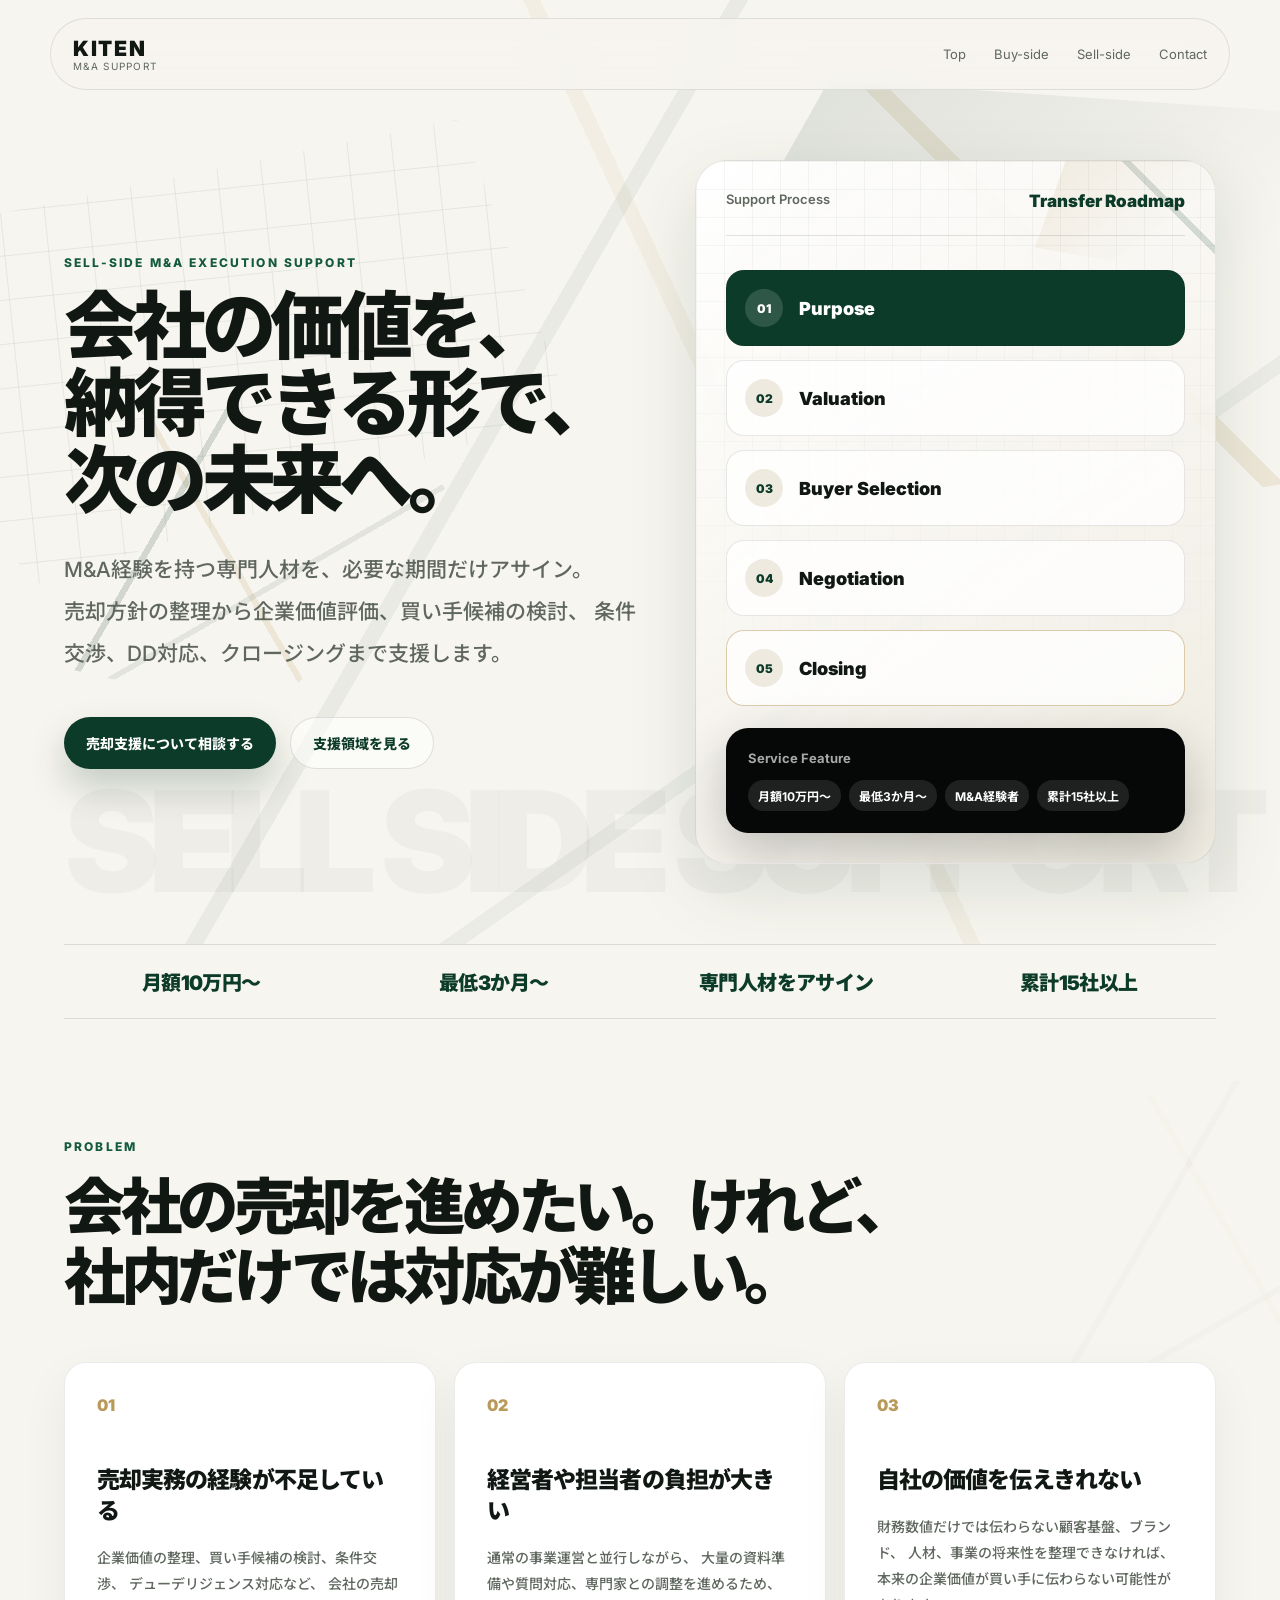
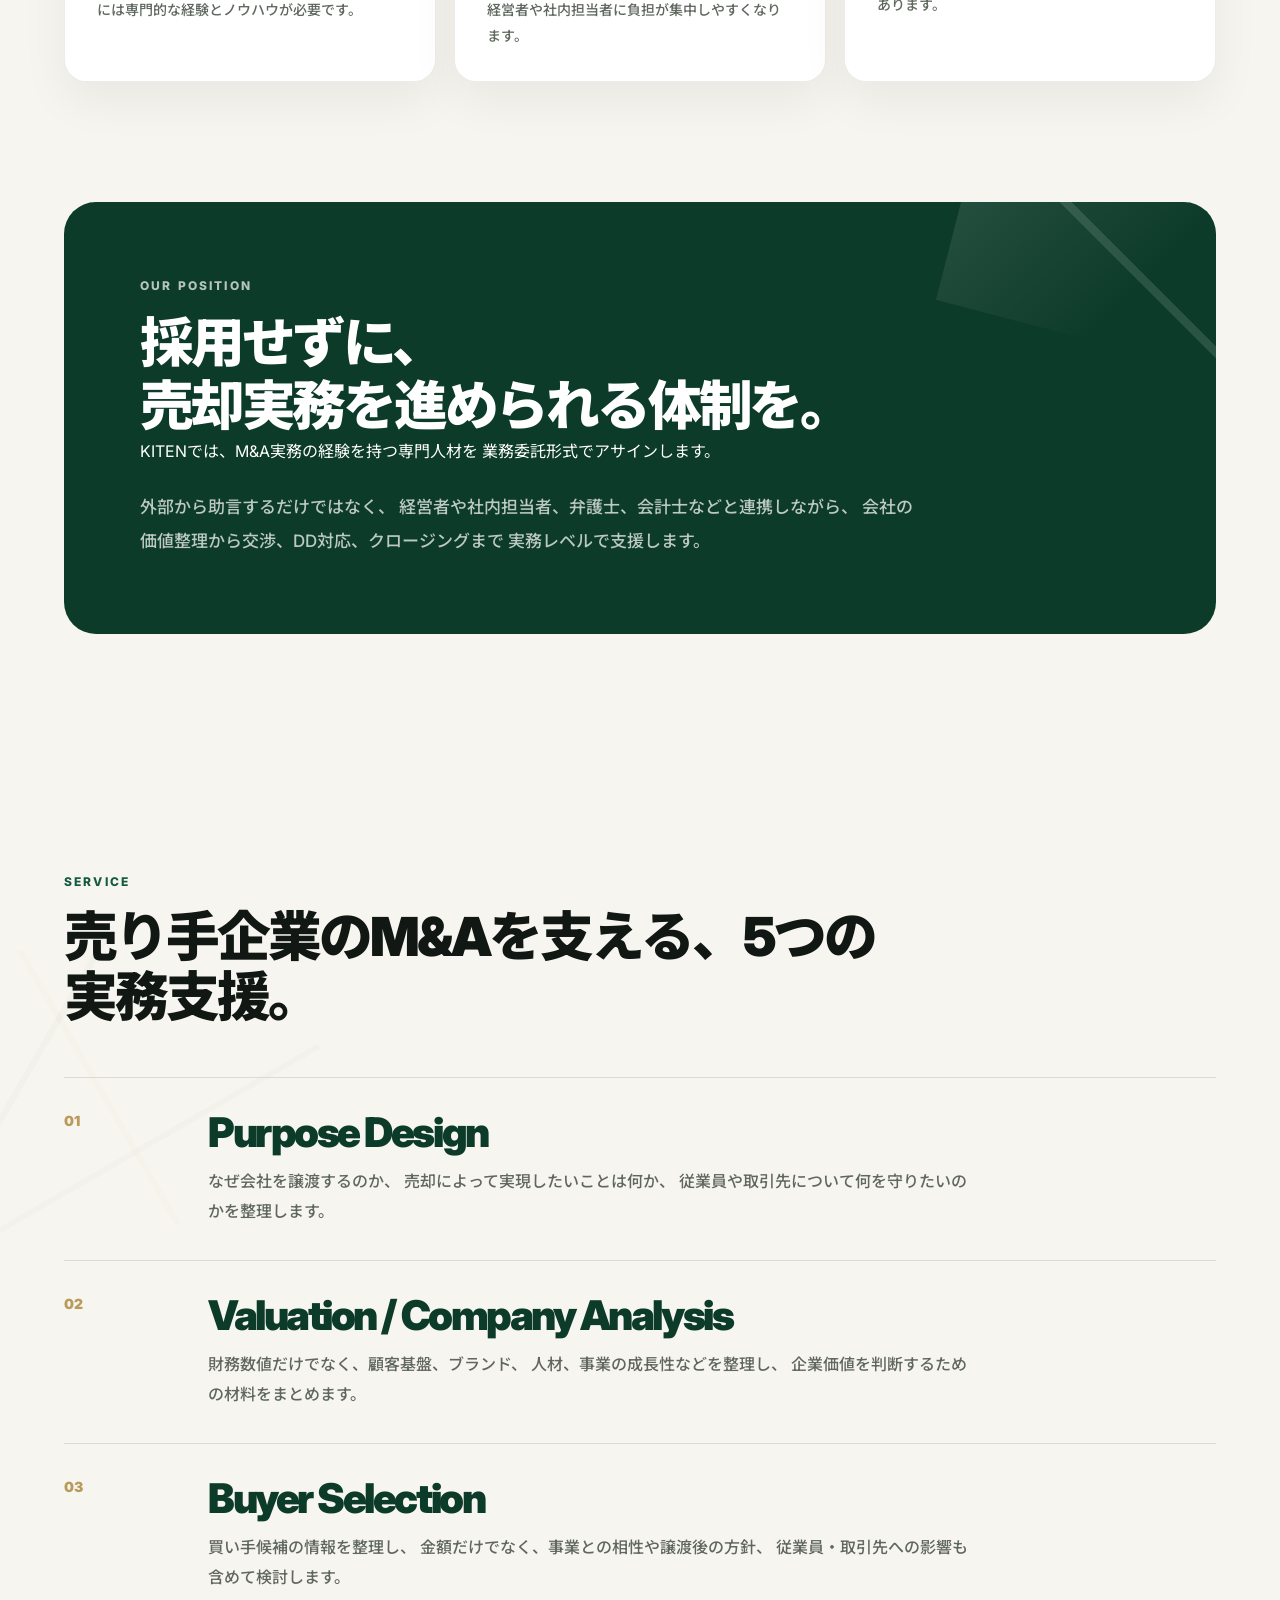
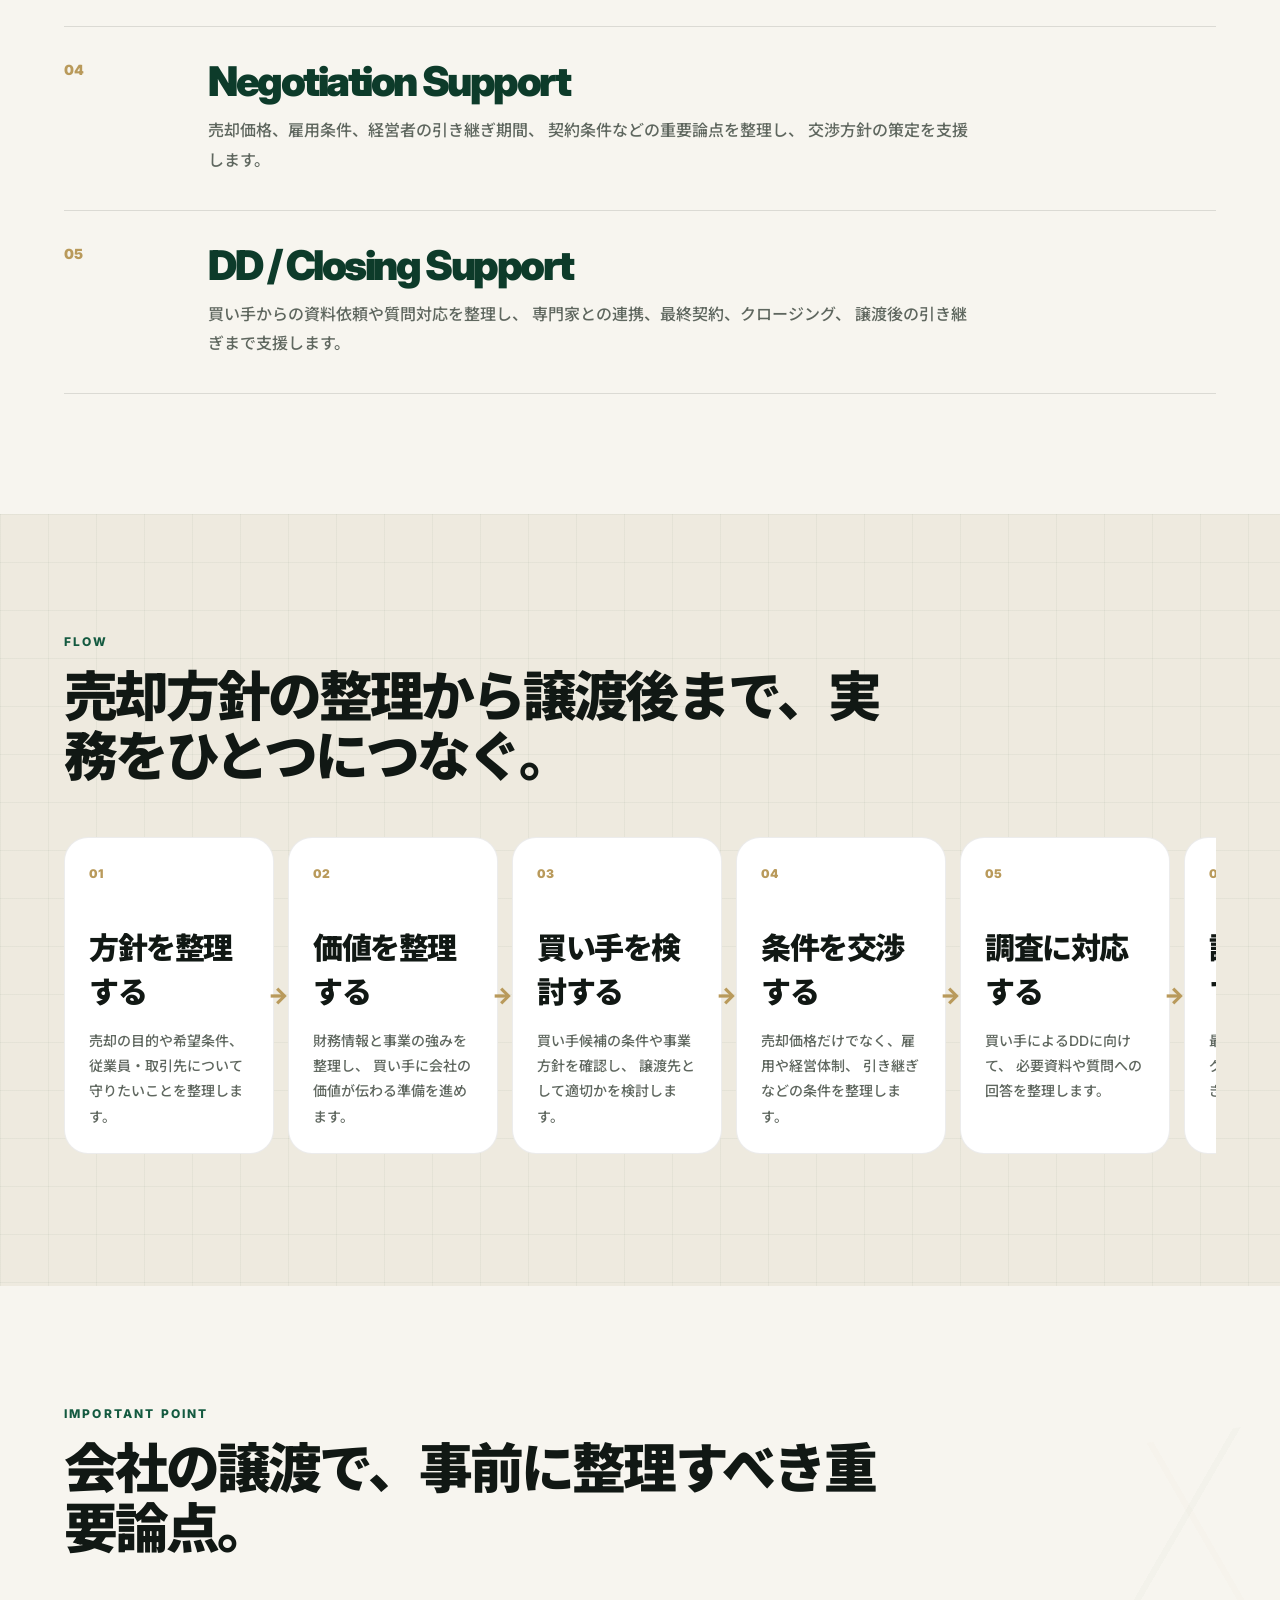
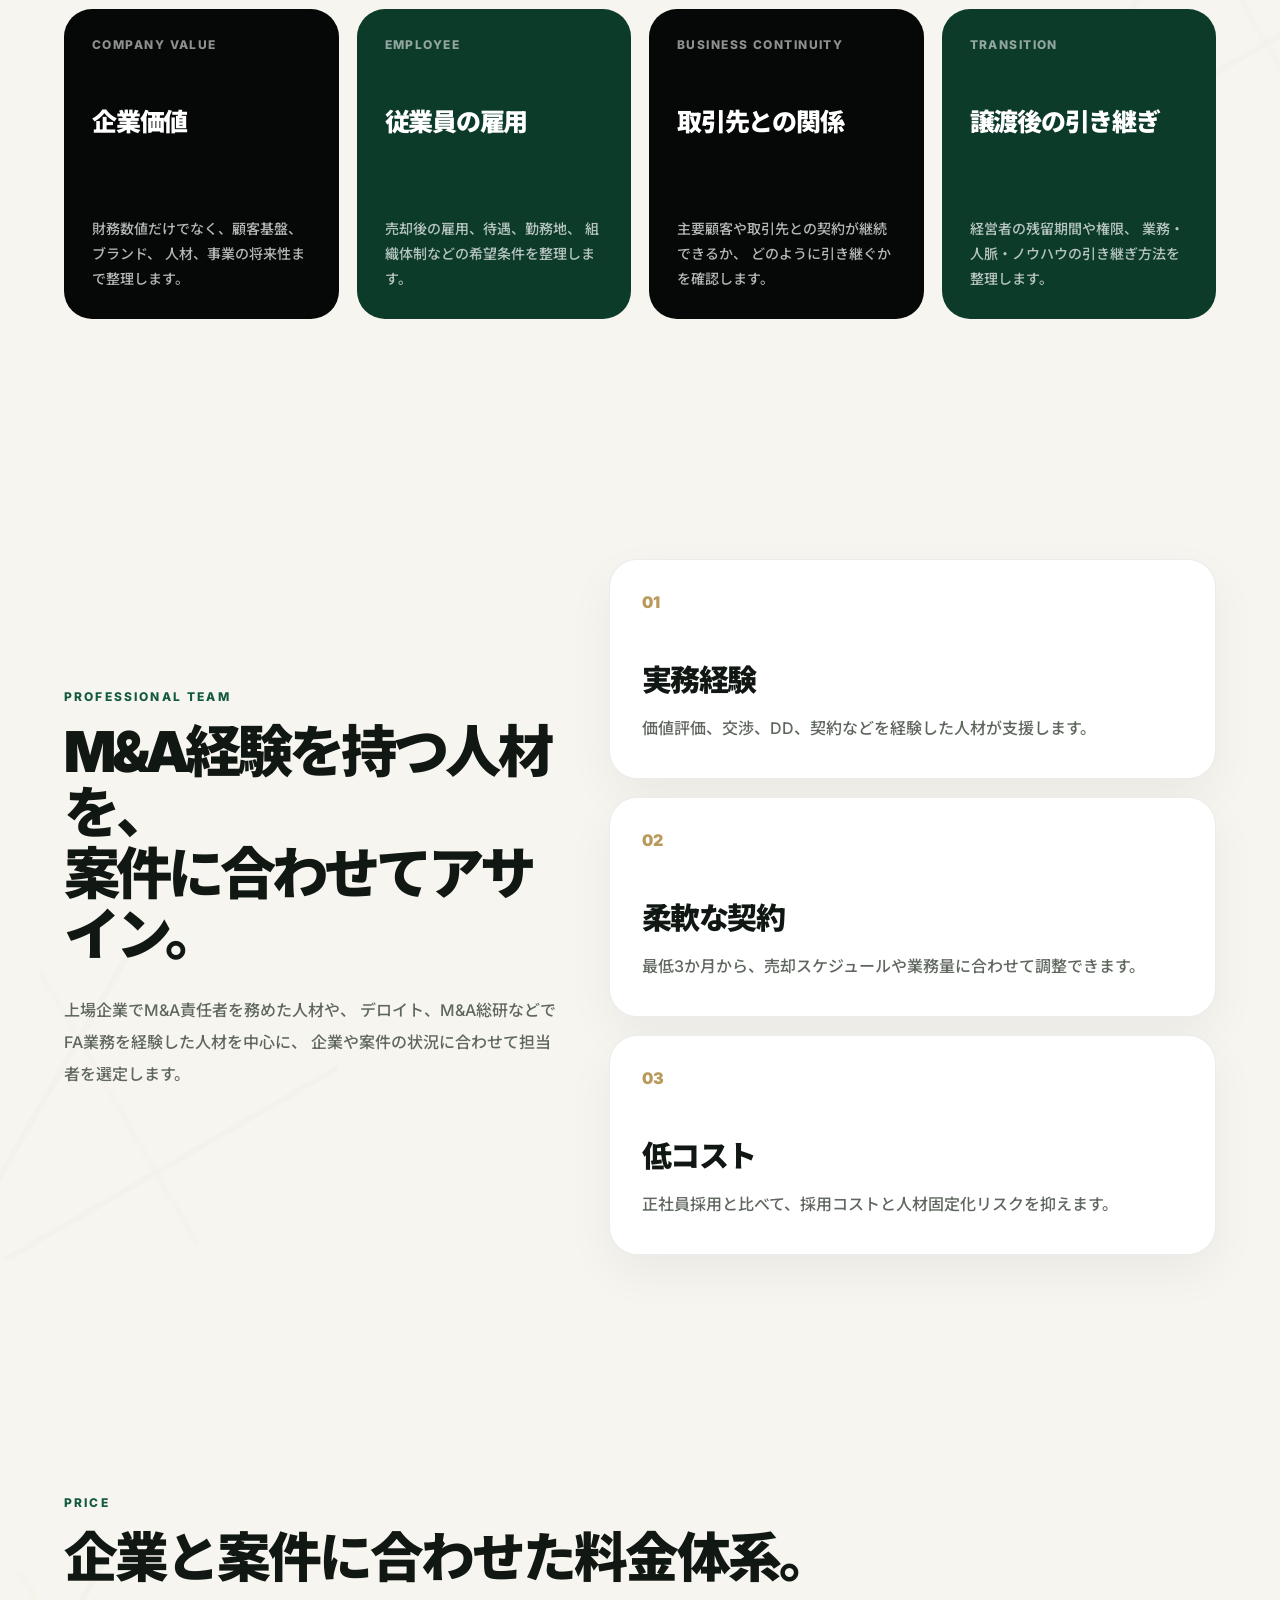
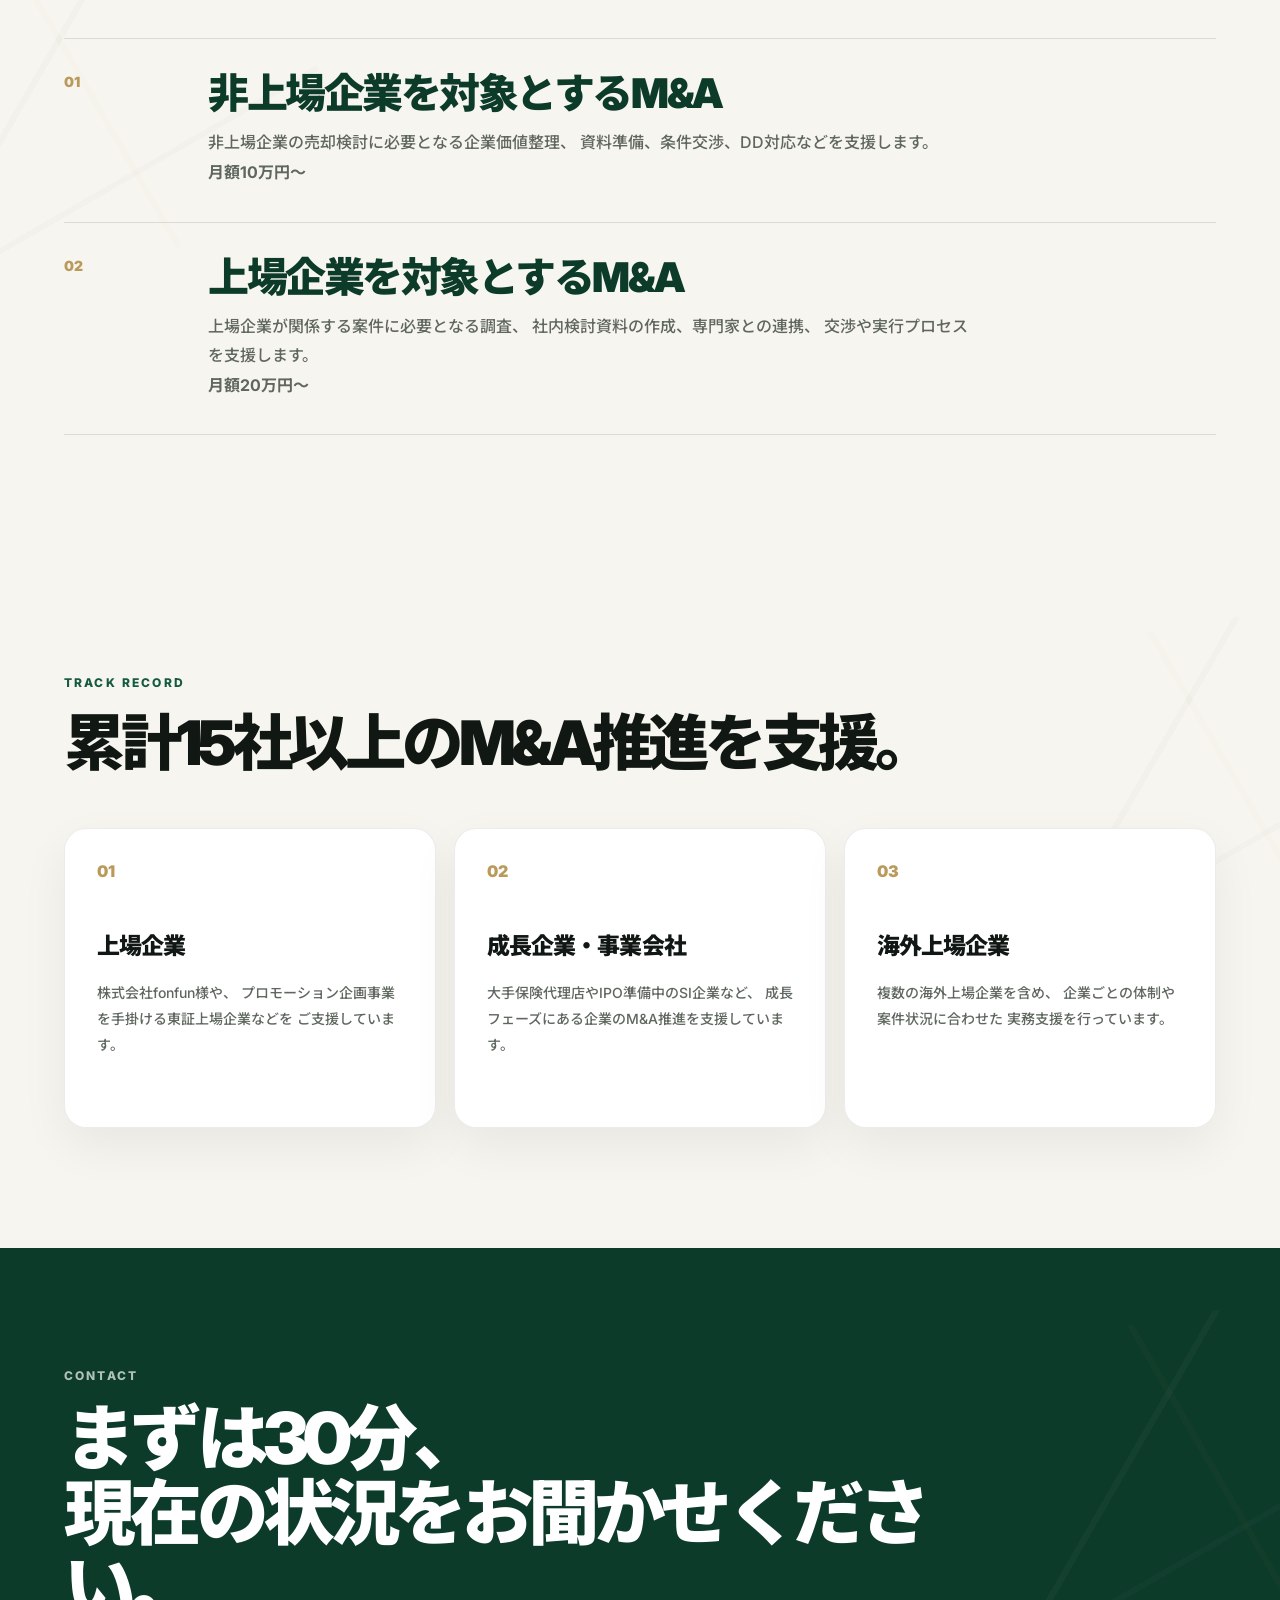
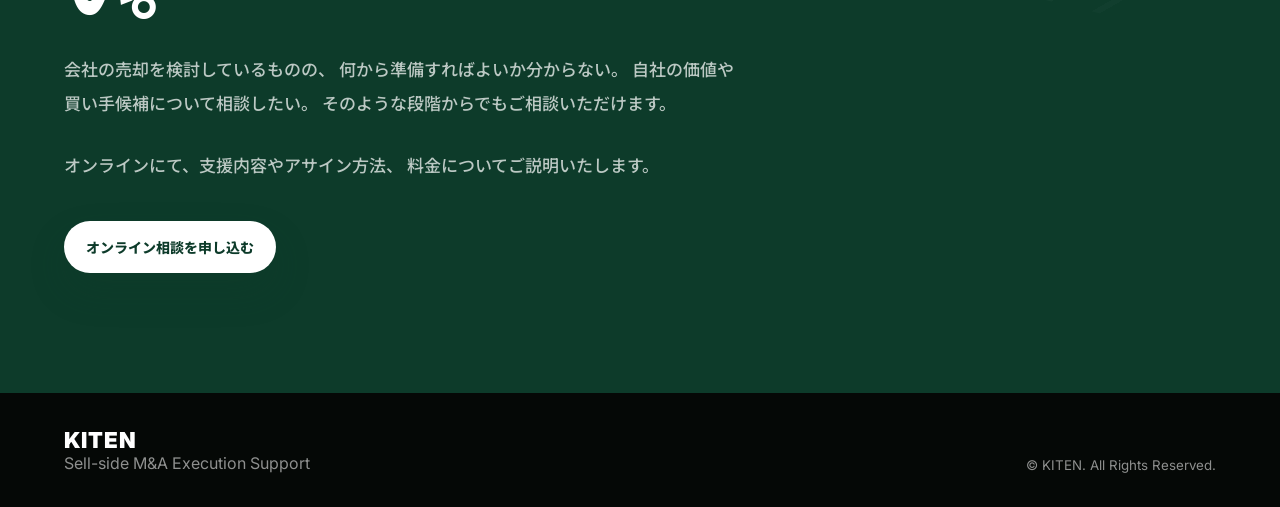
<file: sell-side/index.html>
<!doctype html>

<html lang="ja">

<head>
  <meta charset="UTF-8" />
  <meta name="viewport" content="width=device-width, initial-scale=1.0" />

  <title>KITEN | 売り手企業向けM&A実務支援</title>
  <meta name="description" content="M&A経験を持つ専門人材を業務委託形式でアサインし、売却方針の整理から企業価値評価、買い手候補の検討、条件交渉、DD対応、クロージングまで支援します。" />

  <link rel="preconnect" href="https://fonts.googleapis.com" />
  <link rel="preconnect" href="https://fonts.gstatic.com" crossorigin />
  <link
    href="https://fonts.googleapis.com/css2?family=Inter:wght@400;500;600;700;800;900&family=Noto+Sans+JP:wght@400;500;700;800;900&display=swap"
    rel="stylesheet" />

  <link rel="stylesheet" href="/styles.css" />

  <!-- お問い合わせモーダル用CSS -->
  <style>
    .contact-modal {
      position: fixed;
      inset: 0;
      z-index: 10000;
      display: none;
      align-items: center;
      justify-content: center;
      padding: 24px;
    }

    .contact-modal.is-open {
      display: flex;
    }

    .contact-modal__overlay {
      position: absolute;
      inset: 0;
      background: rgba(5, 18, 13, 0.74);
      backdrop-filter: blur(8px);
      cursor: pointer;
    }

    .contact-modal__content {
      position: relative;
      z-index: 1;
      width: min(100%, 680px);
      max-height: calc(100vh - 48px);
      padding: 48px;
      overflow-y: auto;
      overscroll-behavior: contain;
      background: #ffffff;
      color: #173c2d;
      border: 1px solid rgba(23, 60, 45, 0.12);
      border-radius: 20px;
      box-shadow: 0 32px 100px rgba(0, 0, 0, 0.3);
    }

    .contact-modal__close {
      position: absolute;
      top: 16px;
      right: 18px;
      display: grid;
      width: 42px;
      height: 42px;
      padding: 0;
      place-items: center;
      border: 0;
      border-radius: 50%;
      background: rgba(23, 60, 45, 0.07);
      color: #173c2d;
      font-family: inherit;
      font-size: 28px;
      line-height: 1;
      cursor: pointer;
      transition:
        background-color 0.2s ease,
        transform 0.2s ease;
    }

    .contact-modal__close:hover {
      background: rgba(23, 60, 45, 0.14);
      transform: rotate(5deg);
    }

    .contact-modal__heading {
      margin-bottom: 32px;
      padding-right: 40px;
    }

    .contact-modal__heading .eyebrow {
      margin-bottom: 10px;
    }

    .contact-modal__heading h2 {
      margin: 0 0 14px;
      color: #173c2d;
      font-size: clamp(26px, 4vw, 38px);
      line-height: 1.35;
    }

    .contact-modal__description {
      margin: 0;
      color: #627069;
      font-size: 14px;
      line-height: 1.8;
    }

    .contact-form {
      display: grid;
      gap: 22px;
    }

    .contact-form__field {
      display: grid;
      gap: 9px;
    }

    .contact-form__field label {
      display: flex;
      align-items: center;
      gap: 8px;
      color: #173c2d;
      font-size: 14px;
      font-weight: 700;
    }

    .contact-form__required {
      display: inline-flex;
      align-items: center;
      justify-content: center;
      padding: 3px 7px;
      border-radius: 999px;
      background: #173c2d;
      color: #ffffff;
      font-size: 10px;
      font-weight: 700;
      line-height: 1;
    }

    .contact-form__field input,
    .contact-form__field textarea {
      box-sizing: border-box;
      width: 100%;
      padding: 14px 15px;
      border: 1px solid #ccd5d0;
      border-radius: 10px;
      outline: none;
      background: #f9fbfa;
      color: #173c2d;
      font-family: inherit;
      font-size: 16px;
      transition:
        border-color 0.2s ease,
        background-color 0.2s ease,
        box-shadow 0.2s ease;
    }

    .contact-form__field textarea {
      min-height: 150px;
      line-height: 1.7;
      resize: vertical;
    }

    .contact-form__field input:focus,
    .contact-form__field textarea:focus {
      border-color: #173c2d;
      background: #ffffff;
      box-shadow: 0 0 0 4px rgba(23, 60, 45, 0.09);
    }

    .contact-form__submit {
      width: 100%;
      min-height: 54px;
      padding: 14px 24px;
      border: 1px solid #173c2d;
      border-radius: 999px;
      background: #173c2d;
      color: #ffffff;
      font-family: inherit;
      font-size: 15px;
      font-weight: 700;
      letter-spacing: 0.04em;
      cursor: pointer;
      transition:
        opacity 0.2s ease,
        transform 0.2s ease,
        background-color 0.2s ease;
    }

    .contact-form__submit:hover:not(:disabled) {
      background: #245a44;
      transform: translateY(-2px);
    }

    .contact-form__submit:disabled {
      opacity: 0.55;
      cursor: not-allowed;
    }

    .contact-form__error {
      min-height: 22px;
      margin: -4px 0 0;
      color: #b3261e;
      font-size: 14px;
      line-height: 1.6;
    }

    .contact-form__honeypot {
      position: absolute;
      left: -9999px;
      width: 1px;
      height: 1px;
      overflow: hidden;
    }

    .contact-complete {
      padding: 40px 0 10px;
      text-align: center;
    }

    .contact-complete__icon {
      display: grid;
      width: 72px;
      height: 72px;
      margin: 0 auto 24px;
      place-items: center;
      border-radius: 50%;
      background: #173c2d;
      color: #ffffff;
      font-size: 32px;
      font-weight: 800;
    }

    .contact-complete h2 {
      margin: 10px 0 18px;
      color: #173c2d;
      font-size: clamp(26px, 4vw, 38px);
    }

    .contact-complete__message {
      margin: 0 0 32px;
      color: #627069;
      line-height: 1.9;
    }

    body.contact-modal-open {
      overflow: hidden;
    }

    .contact-modal [hidden] {
      display: none !important;
    }

    @media (max-width: 640px) {
      .contact-modal {
        align-items: flex-start;
        padding: 12px;
      }

      .contact-modal__content {
        width: 100%;
        max-height: calc(100dvh - 24px);
        padding: 42px 20px 28px;
        border-radius: 16px;
      }

      .contact-modal__close {
        top: 10px;
        right: 10px;
      }

      .contact-modal__heading {
        padding-right: 30px;
      }

      .contact-modal__heading h2 {
        font-size: 25px;
      }
    }
  </style>
</head>

<body>
  <div class="page-progress" aria-hidden="true"></div>

  <header class="site-header" data-header>
    <a href="/" class="logo" aria-label="KITEN top">
      <span>KITEN</span>
      <small>M&A Support</small>
    </a>


    <nav class="desktop-nav" aria-label="メインナビゲーション">
      <a href="/">Top</a>
      <a href="/buy-side/">Buy-side</a>
      <a href="/sell-side/">Sell-side</a>
      <a href="#contactModal" data-contact-open>Contact</a>
    </nav>

    <button class="menu-button" type="button" data-menu-button aria-expanded="false" aria-controls="mobileMenu">
      <span></span>
      <span></span>
      <span class="sr-only">メニューを開く</span>
    </button>


  </header>

  <div class="mobile-menu" id="mobileMenu" data-mobile-menu>
    <a href="/">Top</a>
    <a href="/buy-side/">Buy-side</a>
    <a href="/sell-side/">Sell-side</a>
    <a href="#contactModal" data-contact-open>Contact</a>
  </div>

  <main id="top">
    <section class="hero">
      <div class="hero-bg-text" aria-hidden="true">
        SELL SIDE SUPPORT
      </div>


      <div class="hero-copy reveal">
        <p class="eyebrow">Sell-side M&A Execution Support</p>

        <h1>
          会社の価値を、<br />
          納得できる形で、<br />
          次の未来へ。
        </h1>

        <p class="hero-lead">
          M&A経験を持つ専門人材を、必要な期間だけアサイン。<br />
          売却方針の整理から企業価値評価、買い手候補の検討、
          条件交渉、DD対応、クロージングまで支援します。
        </p>

        <div class="hero-actions">
          <a class="primary-button" href="#contactModal" data-contact-open>
            売却支援について相談する
          </a>

          <a class="secondary-button" href="/service.html">
            支援領域を見る
          </a>
        </div>
      </div>

      <div class="hero-panel reveal">
        <div class="panel-header">
          <span>Support Process</span>
          <strong>Transfer Roadmap</strong>
        </div>

        <div class="deal-flow">
          <div class="deal-step active">
            <span>01</span>
            <p>Purpose</p>
          </div>

          <div class="deal-step">
            <span>02</span>
            <p>Valuation</p>
          </div>

          <div class="deal-step">
            <span>03</span>
            <p>Buyer Selection</p>
          </div>

          <div class="deal-step">
            <span>04</span>
            <p>Negotiation</p>
          </div>

          <div class="deal-step final">
            <span>05</span>
            <p>Closing</p>
          </div>
        </div>

        <div class="risk-card">
          <p>Service Feature</p>

          <ul>
            <li>月額10万円〜</li>
            <li>最低3か月〜</li>
            <li>M&A経験者</li>
            <li>累計15社以上</li>
          </ul>
        </div>
      </div>
    </section>

    <section class="trust-strip reveal" aria-label="支援サービスの特徴">
      <p>月額10万円〜</p>
      <p>最低3か月〜</p>
      <p>専門人材をアサイン</p>
      <p>累計15社以上</p>
    </section>

    <section class="section problem" id="problem">
      <div class="section-head reveal">
        <p class="eyebrow">Problem</p>

        <h2>
          会社の売却を進めたい。けれど、社内だけでは対応が難しい。
        </h2>
      </div>

      <div class="problem-grid">
        <article class="problem-card reveal">
          <span>01</span>

          <h3>売却実務の経験が不足している</h3>

          <p>
            企業価値の整理、買い手候補の検討、条件交渉、
            デューデリジェンス対応など、
            会社の売却には専門的な経験とノウハウが必要です。
          </p>
        </article>

        <article class="problem-card reveal">
          <span>02</span>

          <h3>経営者や担当者の負担が大きい</h3>

          <p>
            通常の事業運営と並行しながら、
            大量の資料準備や質問対応、専門家との調整を進めるため、
            経営者や社内担当者に負担が集中しやすくなります。
          </p>
        </article>

        <article class="problem-card reveal">
          <span>03</span>

          <h3>自社の価値を伝えきれない</h3>

          <p>
            財務数値だけでは伝わらない顧客基盤、ブランド、
            人材、事業の将来性を整理できなければ、
            本来の企業価値が買い手に伝わらない可能性があります。
          </p>
        </article>
      </div>
    </section>

    <section class="section message-section reveal">
      <div class="message-card">
        <p class="eyebrow">Our Position</p>

        <h2>
          採用せずに、<br />
          売却実務を進められる体制を。
        </h2>

        <p>
          KITENでは、M&A実務の経験を持つ専門人材を
          業務委託形式でアサインします。
        </p>

        <p>
          外部から助言するだけではなく、
          経営者や社内担当者、弁護士、会計士などと連携しながら、
          会社の価値整理から交渉、DD対応、クロージングまで
          実務レベルで支援します。
        </p>
      </div>
    </section>

    <section class="section service" id="service">
      <div class="section-head reveal">
        <p class="eyebrow">Service</p>

        <h2>
          売り手企業のM&Aを支える、5つの実務支援。
        </h2>
      </div>

      <div class="service-list">
        <article class="service-item reveal">
          <span class="service-num">01</span>

          <div>
            <h3>Purpose Design</h3>

            <p>
              なぜ会社を譲渡するのか、
              売却によって実現したいことは何か、
              従業員や取引先について何を守りたいのかを整理します。
            </p>
          </div>
        </article>

        <article class="service-item reveal">
          <span class="service-num">02</span>

          <div>
            <h3>Valuation / Company Analysis</h3>

            <p>
              財務数値だけでなく、顧客基盤、ブランド、
              人材、事業の成長性などを整理し、
              企業価値を判断するための材料をまとめます。
            </p>
          </div>
        </article>

        <article class="service-item reveal">
          <span class="service-num">03</span>

          <div>
            <h3>Buyer Selection</h3>

            <p>
              買い手候補の情報を整理し、
              金額だけでなく、事業との相性や譲渡後の方針、
              従業員・取引先への影響も含めて検討します。
            </p>
          </div>
        </article>

        <article class="service-item reveal">
          <span class="service-num">04</span>

          <div>
            <h3>Negotiation Support</h3>

            <p>
              売却価格、雇用条件、経営者の引き継ぎ期間、
              契約条件などの重要論点を整理し、
              交渉方針の策定を支援します。
            </p>
          </div>
        </article>

        <article class="service-item reveal">
          <span class="service-num">05</span>

          <div>
            <h3>DD / Closing Support</h3>

            <p>
              買い手からの資料依頼や質問対応を整理し、
              専門家との連携、最終契約、クロージング、
              譲渡後の引き継ぎまで支援します。
            </p>
          </div>
        </article>
      </div>
    </section>

    <section class="section flow" id="flow">
      <div class="section-head reveal">
        <p class="eyebrow">Flow</p>

        <h2>
          売却方針の整理から譲渡後まで、実務をひとつにつなぐ。
        </h2>
      </div>

      <div class="timeline reveal">
        <div class="timeline-item">
          <span>01</span>
          <h3>方針を整理する</h3>
          <p>
            売却の目的や希望条件、
            従業員・取引先について守りたいことを整理します。
          </p>
        </div>

        <div class="timeline-item">
          <span>02</span>
          <h3>価値を整理する</h3>
          <p>
            財務情報と事業の強みを整理し、
            買い手に会社の価値が伝わる準備を進めます。
          </p>
        </div>

        <div class="timeline-item">
          <span>03</span>
          <h3>買い手を検討する</h3>
          <p>
            買い手候補の条件や事業方針を確認し、
            譲渡先として適切かを検討します。
          </p>
        </div>

        <div class="timeline-item">
          <span>04</span>
          <h3>条件を交渉する</h3>
          <p>
            売却価格だけでなく、雇用や経営体制、
            引き継ぎなどの条件を整理します。
          </p>
        </div>

        <div class="timeline-item">
          <span>05</span>
          <h3>調査に対応する</h3>
          <p>
            買い手によるDDに向けて、
            必要資料や質問への回答を整理します。
          </p>
        </div>

        <div class="timeline-item">
          <span>06</span>
          <h3>譲渡を完了する</h3>
          <p>
            最終契約、クロージング、
            経営や業務の引き継ぎまで支援します。
          </p>
        </div>
      </div>
    </section>

    <section class="section risk" id="risk">
      <div class="section-head reveal">
        <p class="eyebrow">Important Point</p>

        <h2>
          会社の譲渡で、事前に整理すべき重要論点。
        </h2>
      </div>

      <div class="risk-grid">
        <article class="risk-box reveal">
          <p>Company Value</p>
          <h3>企業価値</h3>
          <span>
            財務数値だけでなく、顧客基盤、ブランド、
            人材、事業の将来性まで整理します。
          </span>
        </article>

        <article class="risk-box reveal">
          <p>Employee</p>
          <h3>従業員の雇用</h3>
          <span>
            売却後の雇用、待遇、勤務地、
            組織体制などの希望条件を整理します。
          </span>
        </article>

        <article class="risk-box reveal">
          <p>Business Continuity</p>
          <h3>取引先との関係</h3>
          <span>
            主要顧客や取引先との契約が継続できるか、
            どのように引き継ぐかを確認します。
          </span>
        </article>

        <article class="risk-box reveal">
          <p>Transition</p>
          <h3>譲渡後の引き継ぎ</h3>
          <span>
            経営者の残留期間や権限、
            業務・人脈・ノウハウの引き継ぎ方法を整理します。
          </span>
        </article>
      </div>
    </section>

    <section class="section strength">
      <div class="strength-inner reveal">
        <p class="eyebrow">Professional Team</p>

        <h2>
          M&A経験を持つ人材を、<br />
          案件に合わせてアサイン。
        </h2>

        <p>
          上場企業でM&A責任者を務めた人材や、
          デロイト、M&A総研などでFA業務を経験した人材を中心に、
          企業や案件の状況に合わせて担当者を選定します。
        </p>
      </div>

      <div class="strength-cards">
        <div class="strength-card reveal">
          <span>01</span>
          <strong>実務経験</strong>
          <p>
            価値評価、交渉、DD、契約などを経験した人材が支援します。
          </p>
        </div>

        <div class="strength-card reveal">
          <span>02</span>
          <strong>柔軟な契約</strong>
          <p>
            最低3か月から、売却スケジュールや業務量に合わせて調整できます。
          </p>
        </div>

        <div class="strength-card reveal">
          <span>03</span>
          <strong>低コスト</strong>
          <p>
            正社員採用と比べて、採用コストと人材固定化リスクを抑えます。
          </p>
        </div>
      </div>
    </section>

    <section class="section service">
      <div class="section-head reveal">
        <p class="eyebrow">Price</p>

        <h2>
          企業と案件に合わせた料金体系。
        </h2>
      </div>

      <div class="service-list">
        <article class="service-item reveal">
          <span class="service-num">01</span>

          <div>
            <h3>非上場企業を対象とするM&A</h3>

            <p>
              非上場企業の売却検討に必要となる企業価値整理、
              資料準備、条件交渉、DD対応などを支援します。
            </p>

            <p>
              <strong>月額10万円〜</strong>
            </p>
          </div>
        </article>

        <article class="service-item reveal">
          <span class="service-num">02</span>

          <div>
            <h3>上場企業を対象とするM&A</h3>

            <p>
              上場企業が関係する案件に必要となる調査、
              社内検討資料の作成、専門家との連携、
              交渉や実行プロセスを支援します。
            </p>

            <p>
              <strong>月額20万円〜</strong>
            </p>
          </div>
        </article>
      </div>
    </section>

    <section class="section problem">
      <div class="section-head reveal">
        <p class="eyebrow">Track Record</p>

        <h2>
          累計15社以上のM&A推進を支援。
        </h2>
      </div>

      <div class="problem-grid">
        <article class="problem-card reveal">
          <span>01</span>

          <h3>上場企業</h3>

          <p>
            株式会社fonfun様や、
            プロモーション企画事業を手掛ける東証上場企業などを
            ご支援しています。
          </p>
        </article>

        <article class="problem-card reveal">
          <span>02</span>

          <h3>成長企業・事業会社</h3>

          <p>
            大手保険代理店やIPO準備中のSI企業など、
            成長フェーズにある企業のM&A推進を支援しています。
          </p>
        </article>

        <article class="problem-card reveal">
          <span>03</span>

          <h3>海外上場企業</h3>

          <p>
            複数の海外上場企業を含め、
            企業ごとの体制や案件状況に合わせた
            実務支援を行っています。
          </p>
        </article>
      </div>
    </section>

    <section class="contact" id="contact">
      <div class="contact-inner reveal">
        <p class="eyebrow">Contact</p>

        <h2>
          まずは30分、<br />
          現在の状況をお聞かせください。
        </h2>

        <p>
          会社の売却を検討しているものの、
          何から準備すればよいか分からない。
          自社の価値や買い手候補について相談したい。
          そのような段階からでもご相談いただけます。
        </p>

        <p>
          オンラインにて、支援内容やアサイン方法、
          料金についてご説明いたします。
        </p>

        <a class="primary-button light" href="#contactModal" data-contact-open>
          オンライン相談を申し込む
        </a>
      </div>
    </section>

  </main>


  <!-- お問い合わせモーダル -->
  <div
    class="contact-modal"
    id="contactModal"
    aria-hidden="true"
  >
    <div
      class="contact-modal__overlay"
      data-contact-close
    ></div>

    <div
      class="contact-modal__content"
      role="dialog"
      aria-modal="true"
      aria-labelledby="contactModalTitle"
    >
      <button
        class="contact-modal__close"
        type="button"
        aria-label="お問い合わせフォームを閉じる"
        data-contact-close
      >
        <span aria-hidden="true">×</span>
      </button>

      <div id="contactFormView">
        <div class="contact-modal__heading">
          <p class="eyebrow">Contact</p>

          <h2 id="contactModalTitle">
            売却支援のご相談
          </h2>

          <p class="contact-modal__description">
            現在の状況やご相談内容をご入力ください。<br />
            内容を確認のうえ、担当者よりご連絡いたします。
          </p>
        </div>

        <form
          id="contactForm"
          class="contact-form"
          action="https://script.google.com/macros/s/AKfycbwlRa25xMPW-XqKxPv1qW6dAzJcXKfqYI62VX0aQ0hNYVIiO5ZY21LHV7iPg1blXhehxQ/exec"
          method="post"
          target="gasResponseFrame"
        >
          <div class="contact-form__field">
            <label for="contactCompany">
              会社名
            </label>

            <input
              id="contactCompany"
              type="text"
              name="company"
              maxlength="200"
              autocomplete="organization"
            />
          </div>

          <div class="contact-form__field">
            <label for="contactName">
              お名前

              <span class="contact-form__required">
                必須
              </span>
            </label>

            <input
              id="contactName"
              type="text"
              name="name"
              maxlength="100"
              autocomplete="name"
              required
            />
          </div>

          <div class="contact-form__field">
            <label for="contactEmail">
              メールアドレス

              <span class="contact-form__required">
                必須
              </span>
            </label>

            <input
              id="contactEmail"
              type="email"
              name="email"
              maxlength="254"
              autocomplete="email"
              required
            />
          </div>

          <div class="contact-form__field">
            <label for="contactPhone">
              電話番号
            </label>

            <input
              id="contactPhone"
              type="tel"
              name="phone"
              maxlength="50"
              autocomplete="tel"
            />
          </div>

          <div class="contact-form__field">
            <label for="contactMessage">
              ご相談内容

              <span class="contact-form__required">
                必須
              </span>
            </label>

            <textarea
              id="contactMessage"
              name="message"
              rows="6"
              maxlength="5000"
              required
            ></textarea>
          </div>

          <div
            class="contact-form__honeypot"
            aria-hidden="true"
          >
            <label for="contactWebsite">
              Webサイト
            </label>

            <input
              id="contactWebsite"
              type="text"
              name="website"
              tabindex="-1"
              autocomplete="off"
            />
          </div>

          <p
            id="contactFormError"
            class="contact-form__error"
            role="alert"
            aria-live="polite"
          ></p>

          <button
            id="contactSubmitButton"
            class="contact-form__submit"
            type="submit"
          >
            相談内容を送信する
          </button>
        </form>
      </div>

      <div
        id="contactCompleteView"
        class="contact-complete"
        hidden
      >
        <div
          class="contact-complete__icon"
          aria-hidden="true"
        >
          ✓
        </div>

        <p class="eyebrow">Completed</p>

        <h2>送信が完了しました</h2>

        <p class="contact-complete__message">
          お問い合わせありがとうございます。<br />
          内容を確認のうえ、担当者よりご連絡いたします。
        </p>

        <button
          class="contact-form__submit"
          type="button"
          data-contact-close
        >
          閉じる
        </button>
      </div>
    </div>
  </div>

  <iframe
    id="gasResponseFrame"
    name="gasResponseFrame"
    title="お問い合わせ送信結果"
    hidden
  ></iframe>

  <footer class="footer">
    <div>
      <strong>KITEN</strong>
      <p>Sell-side M&A Execution Support</p>
    </div>


    <small>© KITEN. All Rights Reserved.</small>


  </footer>

  <script src="/app.js"></script>


  <!-- お問い合わせモーダル用JavaScript -->
  <script>
    (() => {
      const modal = document.getElementById("contactModal");
      const contactForm = document.getElementById("contactForm");
      const formView = document.getElementById("contactFormView");
      const completeView = document.getElementById(
        "contactCompleteView"
      );
      const submitButton = document.getElementById(
        "contactSubmitButton"
      );
      const errorElement = document.getElementById(
        "contactFormError"
      );

      if (
        !modal ||
        !contactForm ||
        !formView ||
        !completeView ||
        !submitButton ||
        !errorElement
      ) {
        return;
      }

      const openButtons = document.querySelectorAll(
        "[data-contact-open]"
      );
      const closeButtons = document.querySelectorAll(
        "[data-contact-close]"
      );

      let lastFocusedElement = null;
      let responseTimer = null;
      let isSubmitting = false;

      function resetSubmitButton() {
        isSubmitting = false;
        submitButton.disabled = false;
        submitButton.textContent = "相談内容を送信する";
      }

      function resetContactForm() {
        contactForm.reset();
        formView.hidden = false;
        completeView.hidden = true;
        errorElement.textContent = "";
        resetSubmitButton();

        if (responseTimer) {
          window.clearTimeout(responseTimer);
          responseTimer = null;
        }
      }

      function closeMobileMenu() {
        const mobileMenu = document.querySelector(
          "[data-mobile-menu]"
        );
        const menuButton = document.querySelector(
          "[data-menu-button]"
        );

        if (mobileMenu) {
          mobileMenu.classList.remove("is-open");
          mobileMenu.classList.remove("active");
          mobileMenu.classList.remove("open");
        }

        if (menuButton) {
          menuButton.classList.remove("is-open");
          menuButton.classList.remove("active");
          menuButton.classList.remove("open");
          menuButton.setAttribute("aria-expanded", "false");
        }
      }

      function openModal(event) {
        if (event) {
          event.preventDefault();
        }

        lastFocusedElement = document.activeElement;
        closeMobileMenu();

        if (!completeView.hidden) {
          resetContactForm();
        }

        modal.classList.add("is-open");
        modal.setAttribute("aria-hidden", "false");
        document.body.classList.add("contact-modal-open");

        window.setTimeout(() => {
          document.getElementById("contactName")?.focus();
        }, 50);
      }

      function closeModal() {
        if (isSubmitting) {
          return;
        }

        modal.classList.remove("is-open");
        modal.setAttribute("aria-hidden", "true");
        document.body.classList.remove("contact-modal-open");

        if (lastFocusedElement) {
          lastFocusedElement.focus();
        }
      }

      openButtons.forEach((button) => {
        button.addEventListener("click", openModal);
      });

      closeButtons.forEach((button) => {
        button.addEventListener("click", closeModal);
      });

      document.addEventListener("keydown", (event) => {
        if (
          event.key === "Escape" &&
          modal.classList.contains("is-open")
        ) {
          closeModal();
        }
      });

      contactForm.addEventListener("submit", () => {
        if (isSubmitting) {
          return;
        }

        isSubmitting = true;
        errorElement.textContent = "";
        submitButton.disabled = true;
        submitButton.textContent = "送信中...";

        if (responseTimer) {
          window.clearTimeout(responseTimer);
        }

        responseTimer = window.setTimeout(() => {
          errorElement.textContent =
            "送信結果を確認できませんでした。通信環境をご確認のうえ、もう一度お試しください。";

          resetSubmitButton();
        }, 30000);
      });

      window.addEventListener("message", (event) => {
        const isGoogleOrigin =
          event.origin === "https://script.google.com" ||
          event.origin ===
            "https://script.googleusercontent.com" ||
          event.origin.endsWith(".googleusercontent.com");

        if (!isGoogleOrigin) {
          return;
        }

        const result = event.data;

        if (
          !result ||
          result.source !== "kiten-contact-form"
        ) {
          return;
        }

        if (responseTimer) {
          window.clearTimeout(responseTimer);
          responseTimer = null;
        }

        if (result.ok) {
          isSubmitting = false;
          formView.hidden = true;
          completeView.hidden = false;
          completeView.querySelector("button")?.focus();
          return;
        }

        errorElement.textContent =
          result.message ||
          "送信できませんでした。時間をおいて、もう一度お試しください。";

        resetSubmitButton();
      });
    })();
  </script>

</body>

</html>
</file>
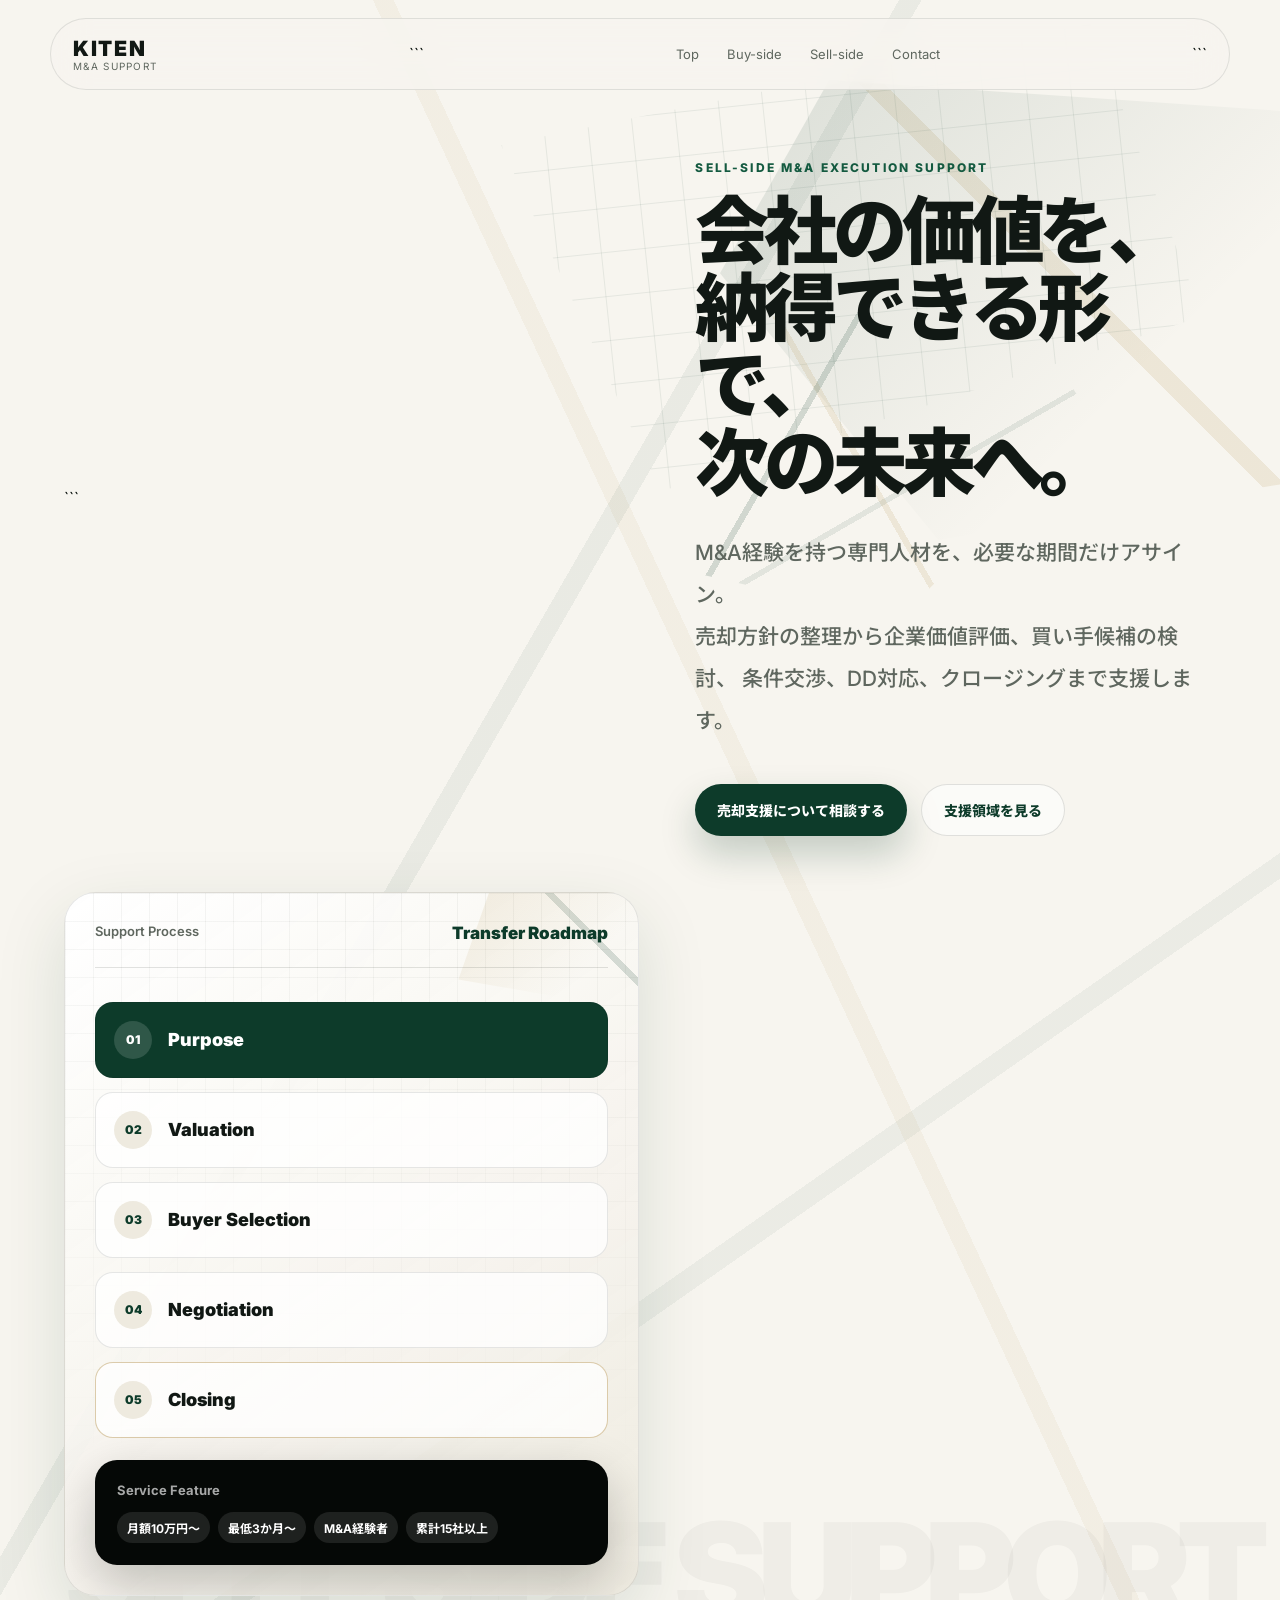
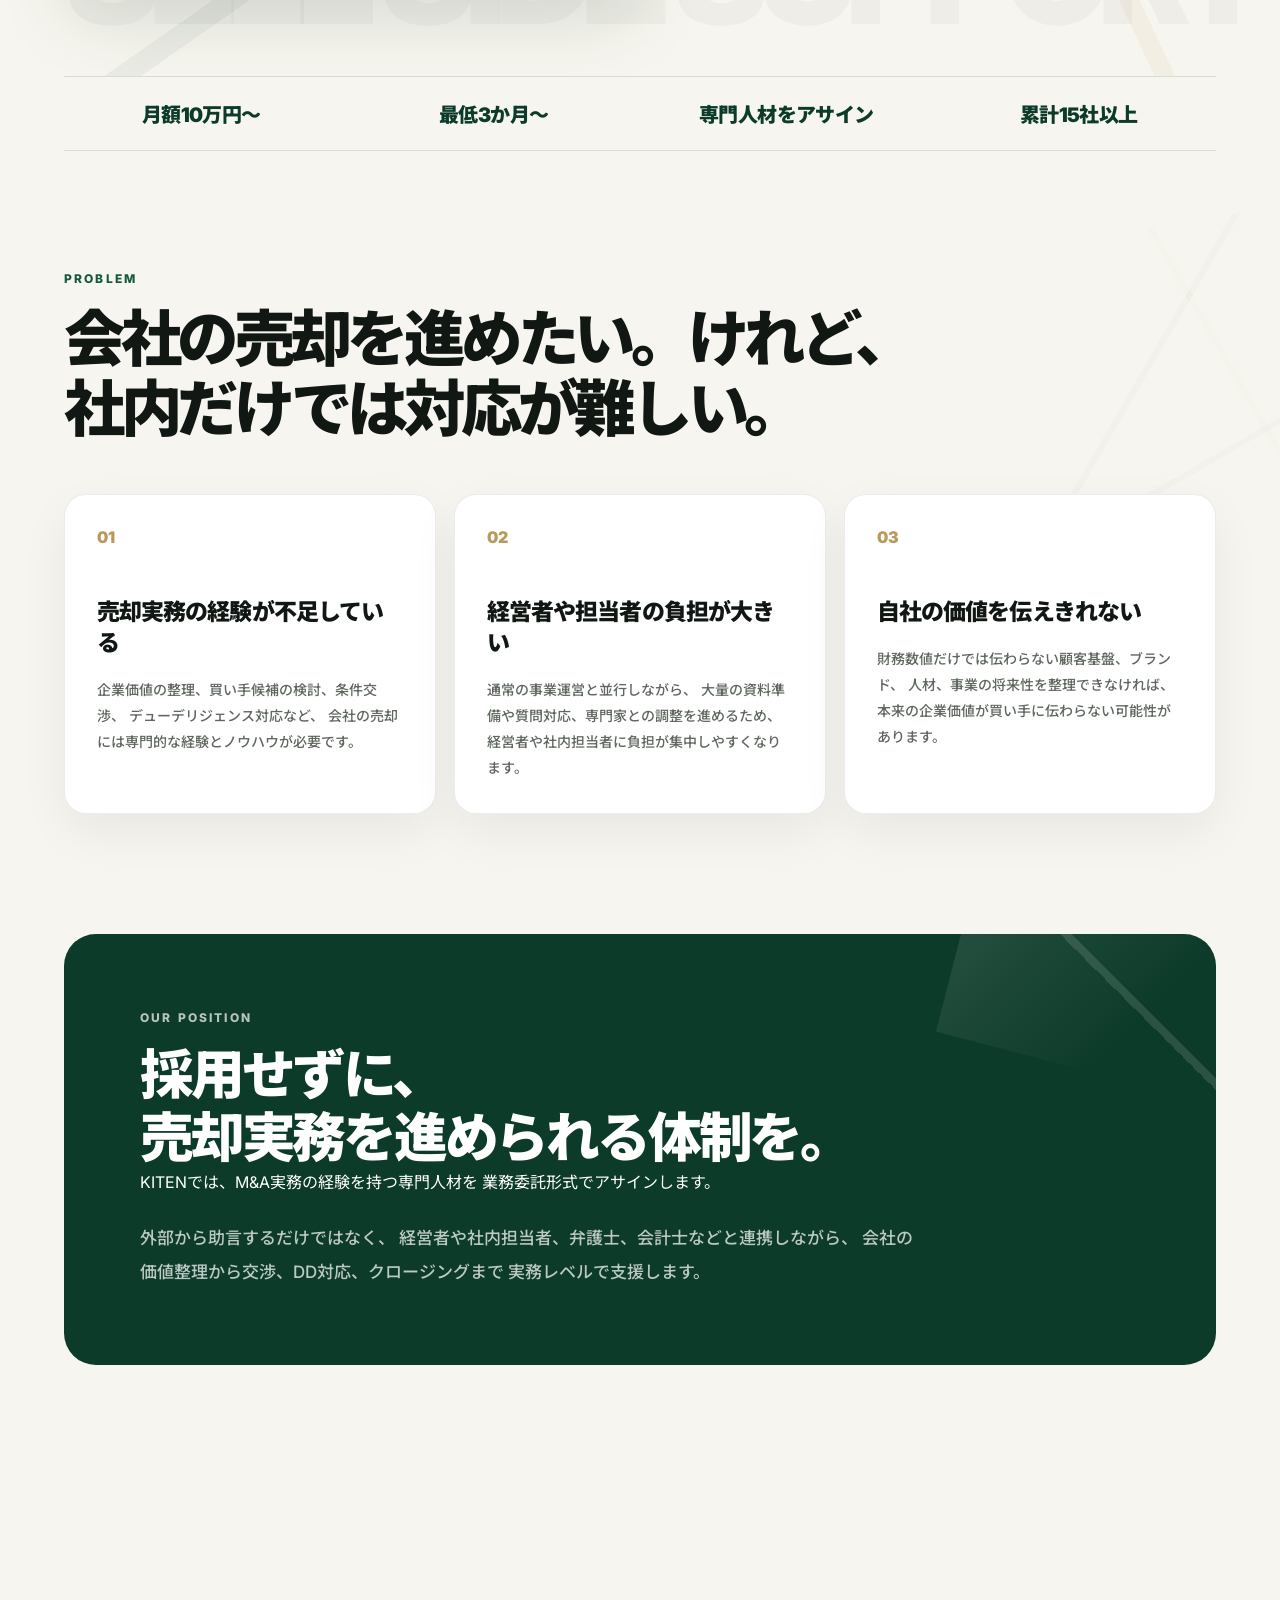
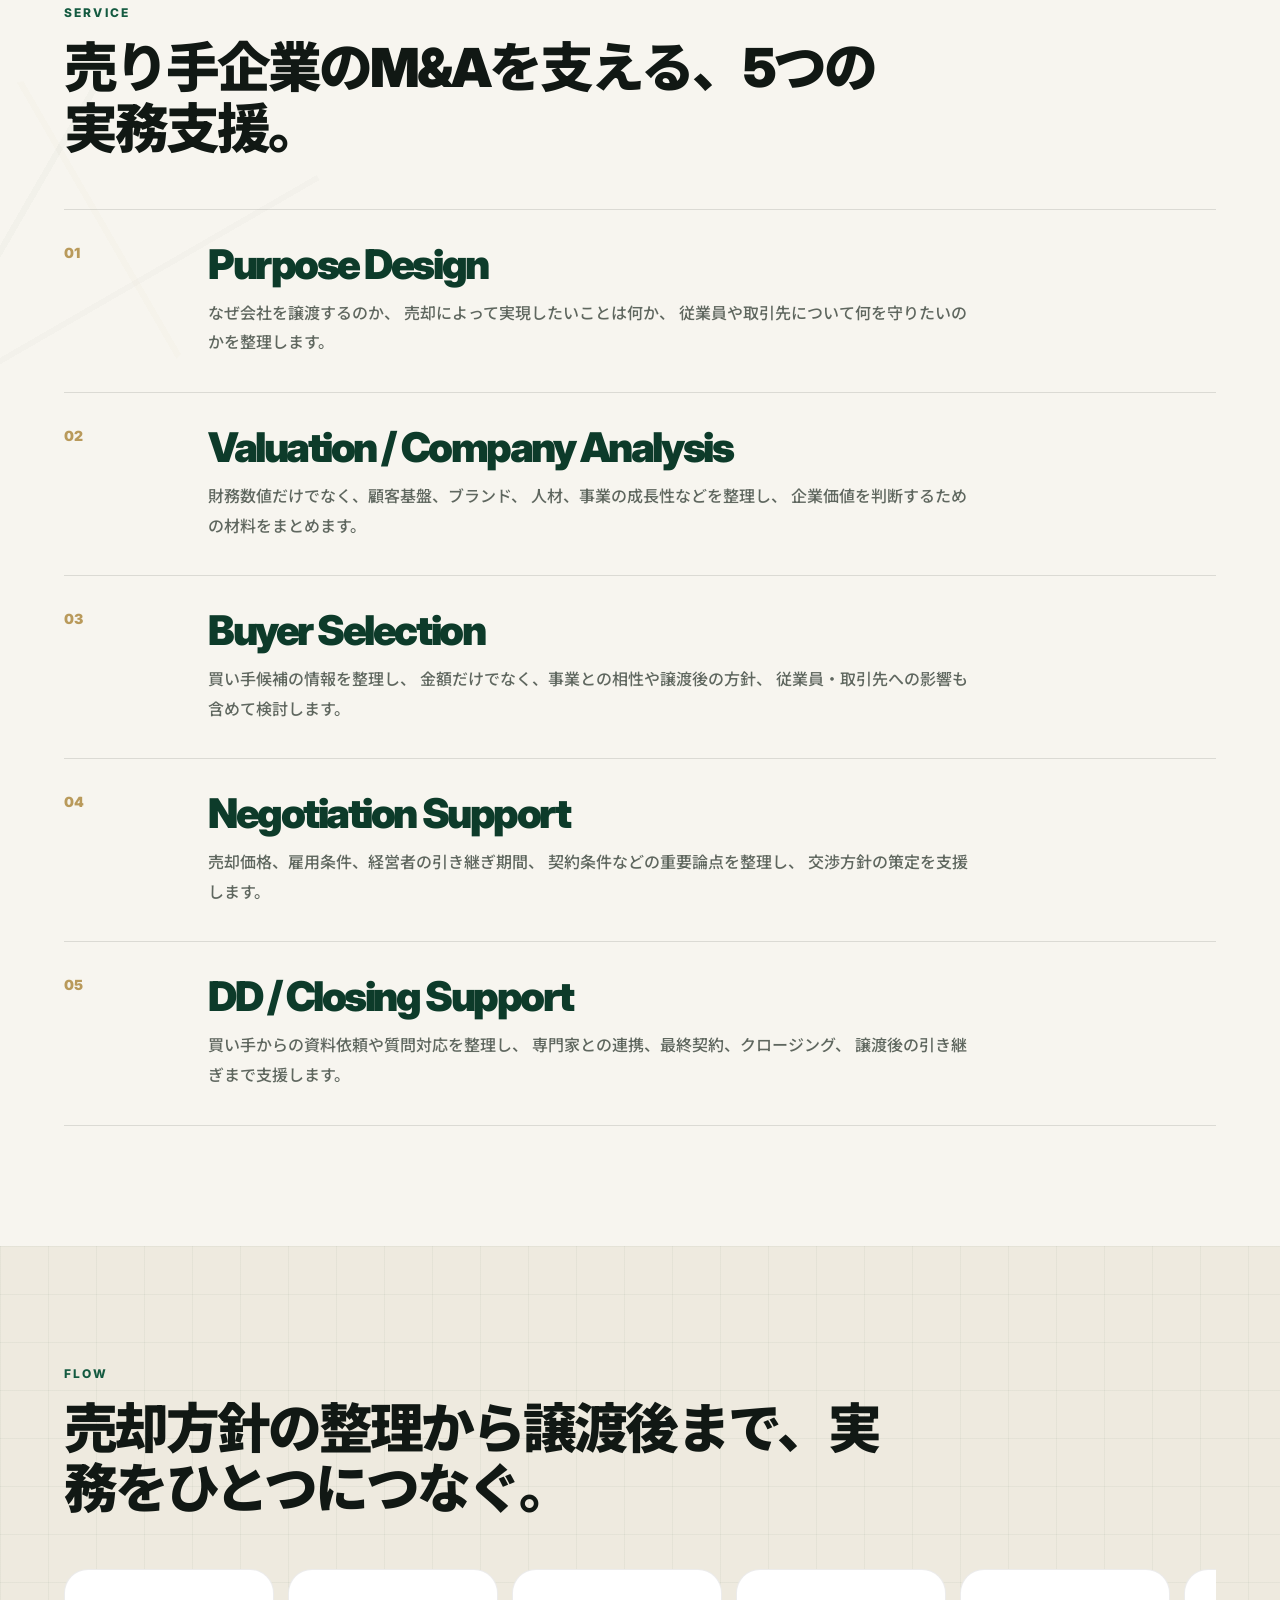
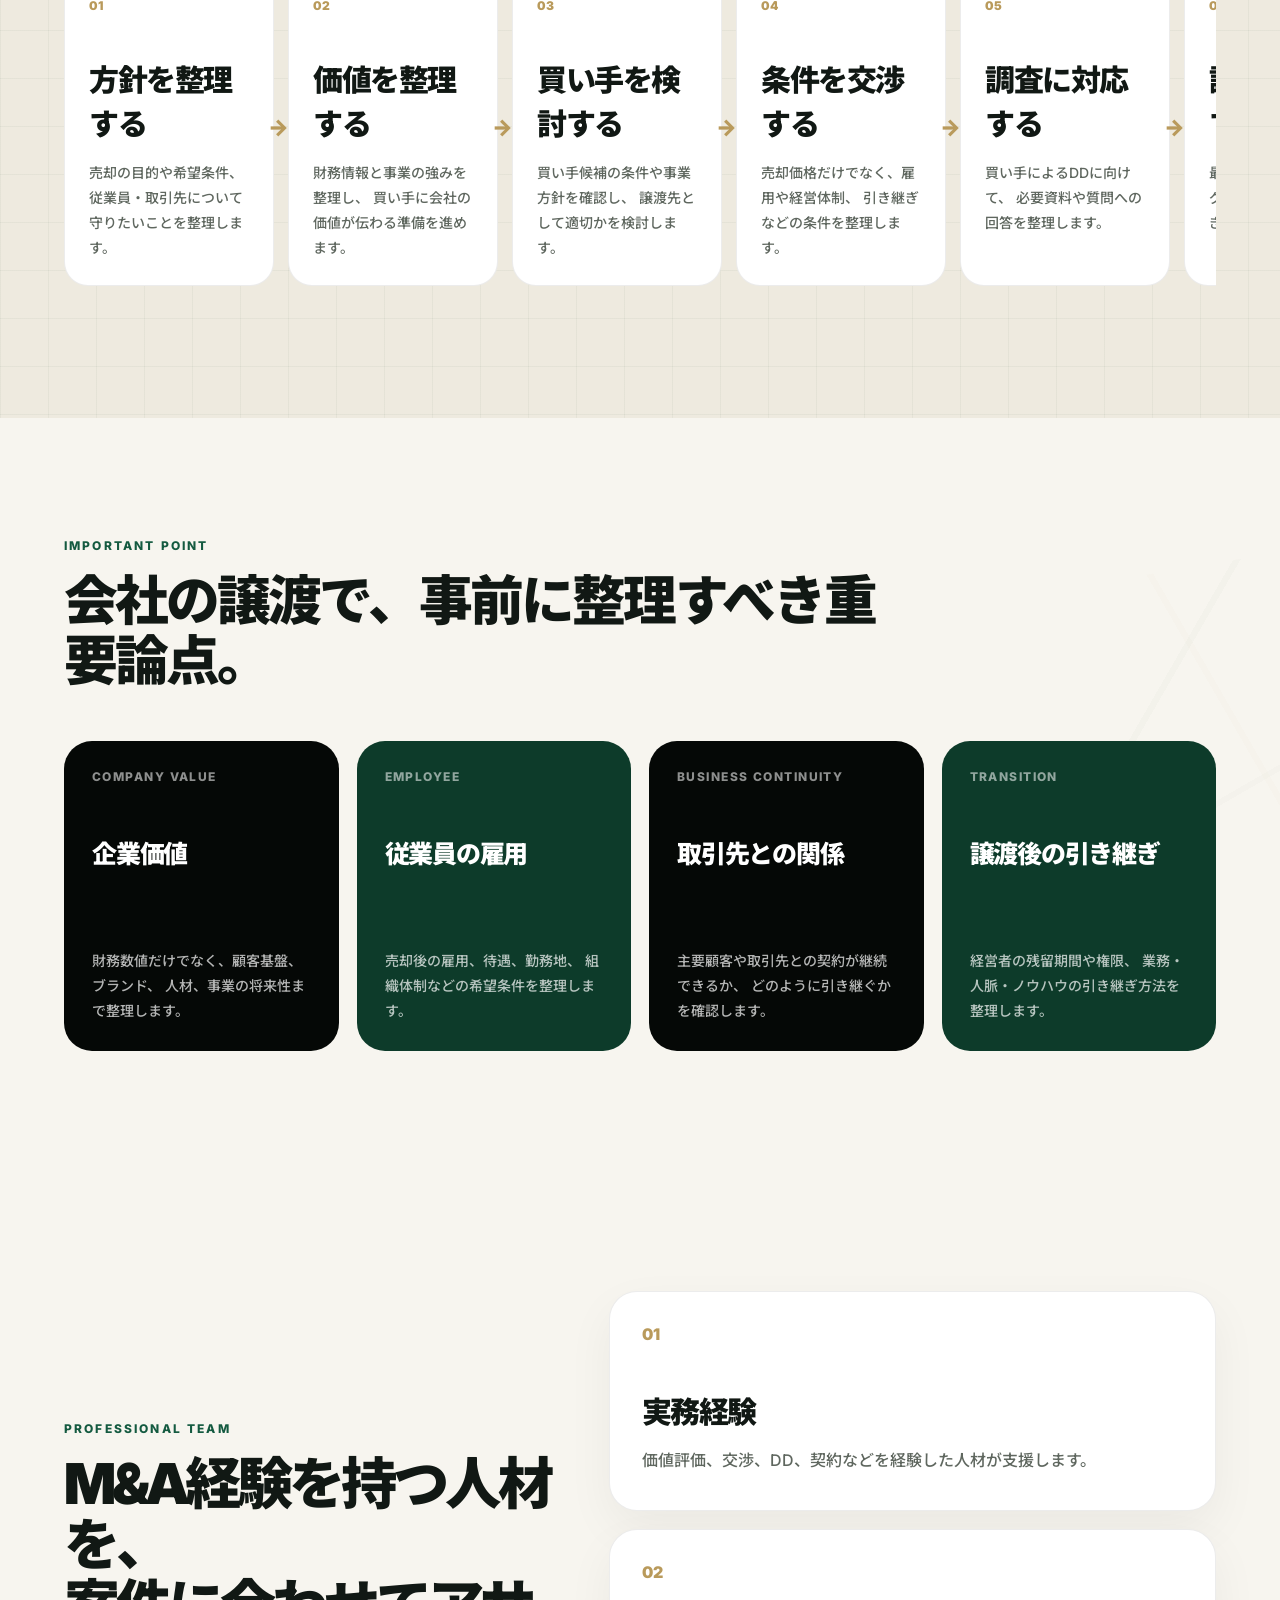
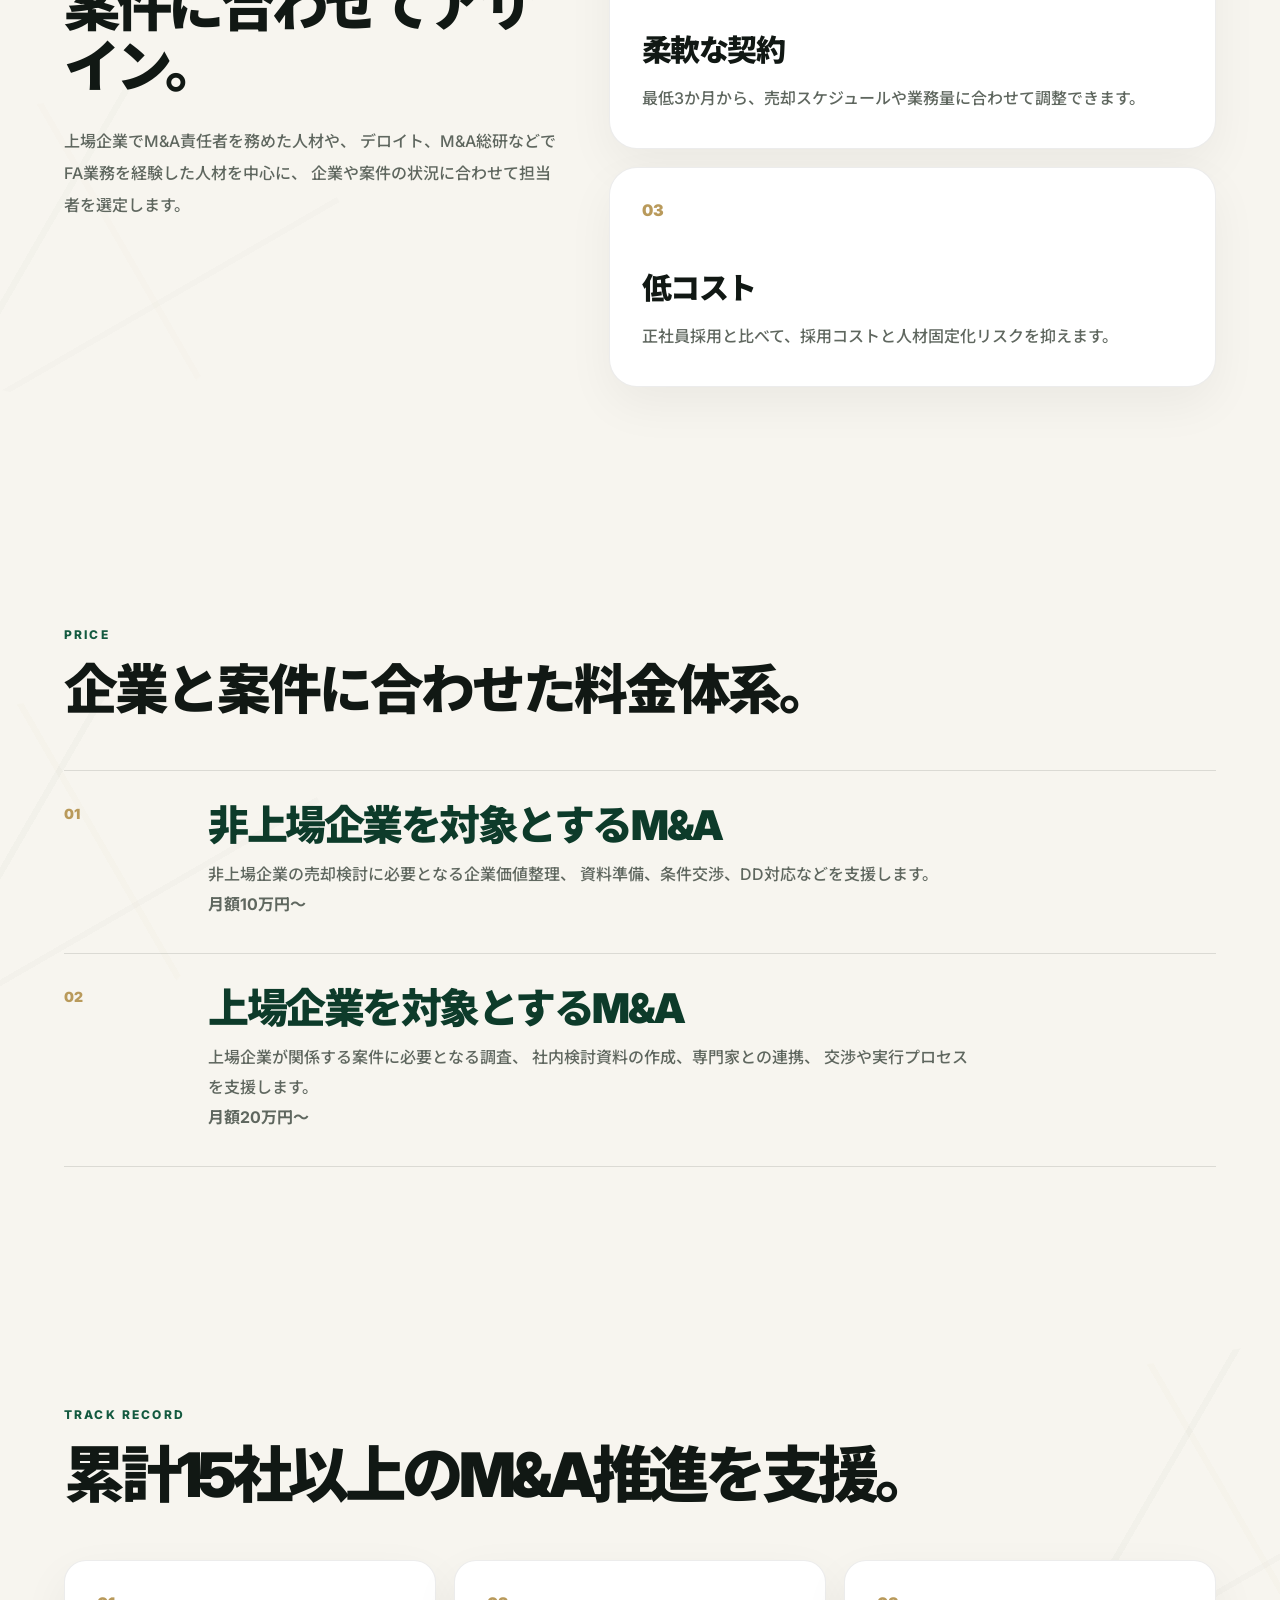
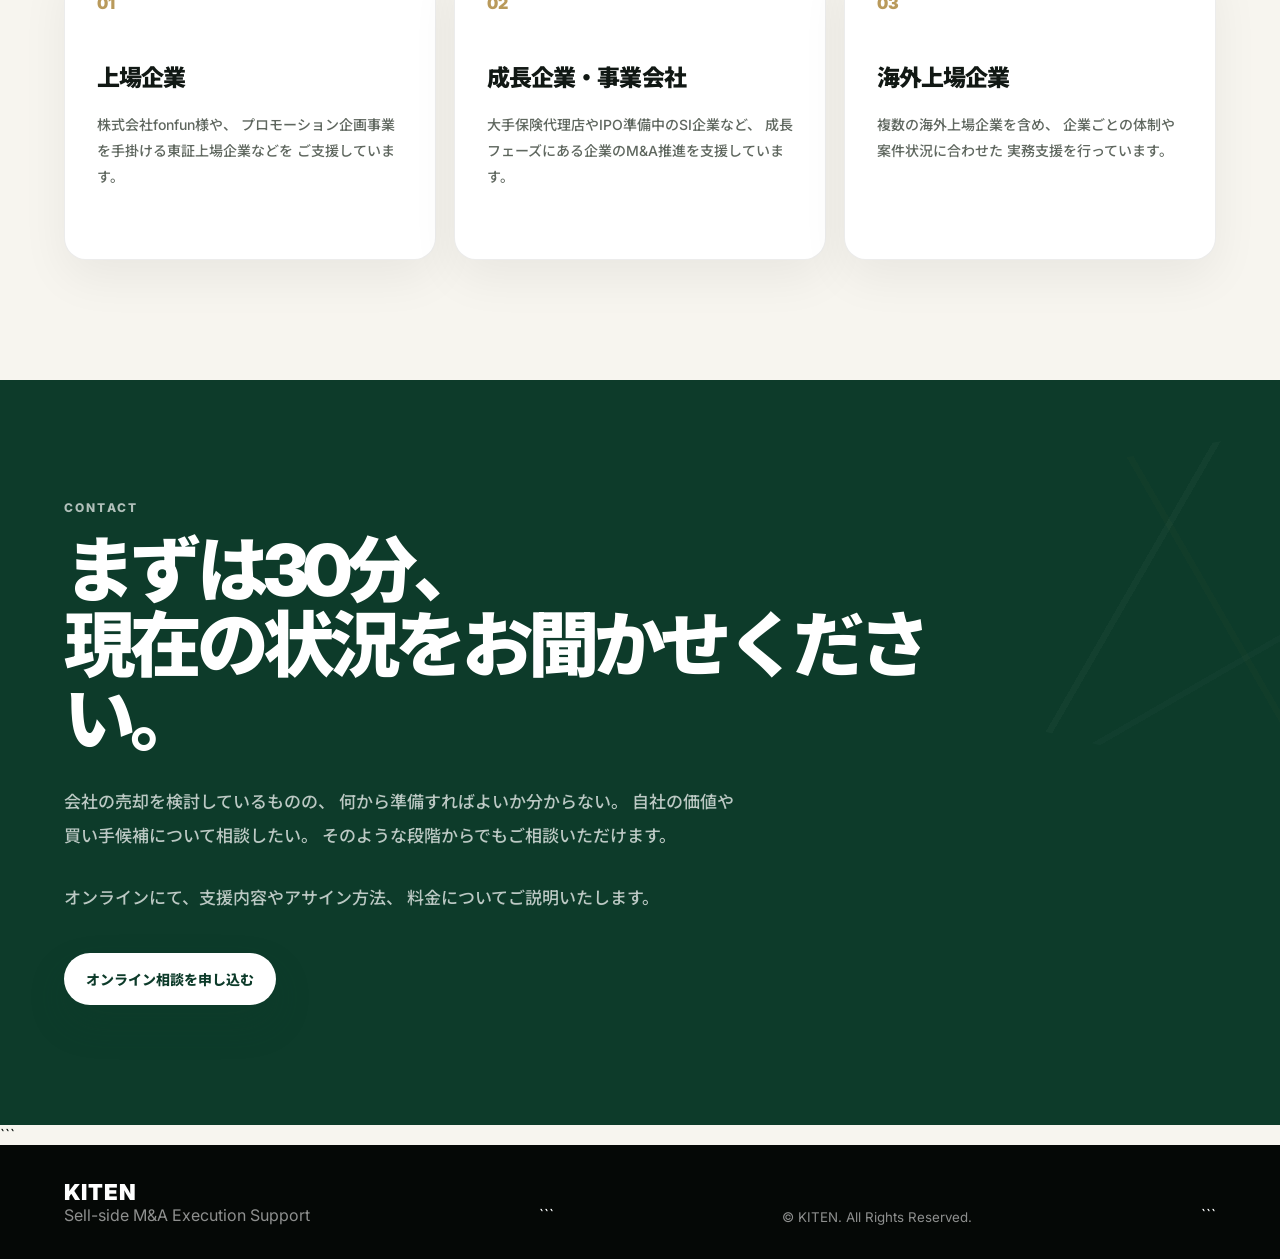
<file: sell-side.html>
<!doctype html>

<html lang="ja">
<head>
  <meta charset="UTF-8" />
  <meta name="viewport" content="width=device-width, initial-scale=1.0" />

  <title>KITEN | 売り手企業向けM&A実務支援</title>
  <meta
    name="description"
    content="M&A経験を持つ専門人材を業務委託形式でアサインし、売却方針の整理から企業価値評価、買い手候補の検討、条件交渉、DD対応、クロージングまで支援します。"
  />

  <link rel="preconnect" href="https://fonts.googleapis.com" />
  <link rel="preconnect" href="https://fonts.gstatic.com" crossorigin />
  <link
    href="https://fonts.googleapis.com/css2?family=Inter:wght@400;500;600;700;800;900&family=Noto+Sans+JP:wght@400;500;700;800;900&display=swap"
    rel="stylesheet"
  />

  <link rel="stylesheet" href="styles.css" />
</head>

<body>
  <div class="page-progress" aria-hidden="true"></div>

  <header class="site-header" data-header>
    <a href="index.html" class="logo" aria-label="KITEN top">
      <span>KITEN</span>
      <small>M&A Support</small>
    </a>

```
<nav class="desktop-nav" aria-label="メインナビゲーション">
  <a href="index.html">Top</a>
  <a href="buy-side.html">Buy-side</a>
  <a href="sell-side.html">Sell-side</a>
  <a href="#contact">Contact</a>
</nav>

<button
  class="menu-button"
  type="button"
  data-menu-button
  aria-expanded="false"
  aria-controls="mobileMenu"
>
  <span></span>
  <span></span>
  <span class="sr-only">メニューを開く</span>
</button>
```

  </header>

  <div class="mobile-menu" id="mobileMenu" data-mobile-menu>
    <a href="index.html">Top</a>
    <a href="buy-side.html">Buy-side</a>
    <a href="sell-side.html">Sell-side</a>
    <a href="#contact">Contact</a>
  </div>

  <main id="top">
    <section class="hero">
      <div class="hero-bg-text" aria-hidden="true">
        SELL SIDE SUPPORT
      </div>

```
  <div class="hero-copy reveal">
    <p class="eyebrow">Sell-side M&A Execution Support</p>

    <h1>
      会社の価値を、<br />
      納得できる形で、<br />
      次の未来へ。
    </h1>

    <p class="hero-lead">
      M&A経験を持つ専門人材を、必要な期間だけアサイン。<br />
      売却方針の整理から企業価値評価、買い手候補の検討、
      条件交渉、DD対応、クロージングまで支援します。
    </p>

    <div class="hero-actions">
      <a class="primary-button" href="#contact">
        売却支援について相談する
      </a>

      <a class="secondary-button" href="#service">
        支援領域を見る
      </a>
    </div>
  </div>

  <div class="hero-panel reveal">
    <div class="panel-header">
      <span>Support Process</span>
      <strong>Transfer Roadmap</strong>
    </div>

    <div class="deal-flow">
      <div class="deal-step active">
        <span>01</span>
        <p>Purpose</p>
      </div>

      <div class="deal-step">
        <span>02</span>
        <p>Valuation</p>
      </div>

      <div class="deal-step">
        <span>03</span>
        <p>Buyer Selection</p>
      </div>

      <div class="deal-step">
        <span>04</span>
        <p>Negotiation</p>
      </div>

      <div class="deal-step final">
        <span>05</span>
        <p>Closing</p>
      </div>
    </div>

    <div class="risk-card">
      <p>Service Feature</p>

      <ul>
        <li>月額10万円〜</li>
        <li>最低3か月〜</li>
        <li>M&A経験者</li>
        <li>累計15社以上</li>
      </ul>
    </div>
  </div>
</section>

<section
  class="trust-strip reveal"
  aria-label="支援サービスの特徴"
>
  <p>月額10万円〜</p>
  <p>最低3か月〜</p>
  <p>専門人材をアサイン</p>
  <p>累計15社以上</p>
</section>

<section class="section problem" id="problem">
  <div class="section-head reveal">
    <p class="eyebrow">Problem</p>

    <h2>
      会社の売却を進めたい。けれど、社内だけでは対応が難しい。
    </h2>
  </div>

  <div class="problem-grid">
    <article class="problem-card reveal">
      <span>01</span>

      <h3>売却実務の経験が不足している</h3>

      <p>
        企業価値の整理、買い手候補の検討、条件交渉、
        デューデリジェンス対応など、
        会社の売却には専門的な経験とノウハウが必要です。
      </p>
    </article>

    <article class="problem-card reveal">
      <span>02</span>

      <h3>経営者や担当者の負担が大きい</h3>

      <p>
        通常の事業運営と並行しながら、
        大量の資料準備や質問対応、専門家との調整を進めるため、
        経営者や社内担当者に負担が集中しやすくなります。
      </p>
    </article>

    <article class="problem-card reveal">
      <span>03</span>

      <h3>自社の価値を伝えきれない</h3>

      <p>
        財務数値だけでは伝わらない顧客基盤、ブランド、
        人材、事業の将来性を整理できなければ、
        本来の企業価値が買い手に伝わらない可能性があります。
      </p>
    </article>
  </div>
</section>

<section class="section message-section reveal">
  <div class="message-card">
    <p class="eyebrow">Our Position</p>

    <h2>
      採用せずに、<br />
      売却実務を進められる体制を。
    </h2>

    <p>
      KITENでは、M&A実務の経験を持つ専門人材を
      業務委託形式でアサインします。
    </p>

    <p>
      外部から助言するだけではなく、
      経営者や社内担当者、弁護士、会計士などと連携しながら、
      会社の価値整理から交渉、DD対応、クロージングまで
      実務レベルで支援します。
    </p>
  </div>
</section>

<section class="section service" id="service">
  <div class="section-head reveal">
    <p class="eyebrow">Service</p>

    <h2>
      売り手企業のM&Aを支える、5つの実務支援。
    </h2>
  </div>

  <div class="service-list">
    <article class="service-item reveal">
      <span class="service-num">01</span>

      <div>
        <h3>Purpose Design</h3>

        <p>
          なぜ会社を譲渡するのか、
          売却によって実現したいことは何か、
          従業員や取引先について何を守りたいのかを整理します。
        </p>
      </div>
    </article>

    <article class="service-item reveal">
      <span class="service-num">02</span>

      <div>
        <h3>Valuation / Company Analysis</h3>

        <p>
          財務数値だけでなく、顧客基盤、ブランド、
          人材、事業の成長性などを整理し、
          企業価値を判断するための材料をまとめます。
        </p>
      </div>
    </article>

    <article class="service-item reveal">
      <span class="service-num">03</span>

      <div>
        <h3>Buyer Selection</h3>

        <p>
          買い手候補の情報を整理し、
          金額だけでなく、事業との相性や譲渡後の方針、
          従業員・取引先への影響も含めて検討します。
        </p>
      </div>
    </article>

    <article class="service-item reveal">
      <span class="service-num">04</span>

      <div>
        <h3>Negotiation Support</h3>

        <p>
          売却価格、雇用条件、経営者の引き継ぎ期間、
          契約条件などの重要論点を整理し、
          交渉方針の策定を支援します。
        </p>
      </div>
    </article>

    <article class="service-item reveal">
      <span class="service-num">05</span>

      <div>
        <h3>DD / Closing Support</h3>

        <p>
          買い手からの資料依頼や質問対応を整理し、
          専門家との連携、最終契約、クロージング、
          譲渡後の引き継ぎまで支援します。
        </p>
      </div>
    </article>
  </div>
</section>

<section class="section flow" id="flow">
  <div class="section-head reveal">
    <p class="eyebrow">Flow</p>

    <h2>
      売却方針の整理から譲渡後まで、実務をひとつにつなぐ。
    </h2>
  </div>

  <div class="timeline reveal">
    <div class="timeline-item">
      <span>01</span>
      <h3>方針を整理する</h3>
      <p>
        売却の目的や希望条件、
        従業員・取引先について守りたいことを整理します。
      </p>
    </div>

    <div class="timeline-item">
      <span>02</span>
      <h3>価値を整理する</h3>
      <p>
        財務情報と事業の強みを整理し、
        買い手に会社の価値が伝わる準備を進めます。
      </p>
    </div>

    <div class="timeline-item">
      <span>03</span>
      <h3>買い手を検討する</h3>
      <p>
        買い手候補の条件や事業方針を確認し、
        譲渡先として適切かを検討します。
      </p>
    </div>

    <div class="timeline-item">
      <span>04</span>
      <h3>条件を交渉する</h3>
      <p>
        売却価格だけでなく、雇用や経営体制、
        引き継ぎなどの条件を整理します。
      </p>
    </div>

    <div class="timeline-item">
      <span>05</span>
      <h3>調査に対応する</h3>
      <p>
        買い手によるDDに向けて、
        必要資料や質問への回答を整理します。
      </p>
    </div>

    <div class="timeline-item">
      <span>06</span>
      <h3>譲渡を完了する</h3>
      <p>
        最終契約、クロージング、
        経営や業務の引き継ぎまで支援します。
      </p>
    </div>
  </div>
</section>

<section class="section risk" id="risk">
  <div class="section-head reveal">
    <p class="eyebrow">Important Point</p>

    <h2>
      会社の譲渡で、事前に整理すべき重要論点。
    </h2>
  </div>

  <div class="risk-grid">
    <article class="risk-box reveal">
      <p>Company Value</p>
      <h3>企業価値</h3>
      <span>
        財務数値だけでなく、顧客基盤、ブランド、
        人材、事業の将来性まで整理します。
      </span>
    </article>

    <article class="risk-box reveal">
      <p>Employee</p>
      <h3>従業員の雇用</h3>
      <span>
        売却後の雇用、待遇、勤務地、
        組織体制などの希望条件を整理します。
      </span>
    </article>

    <article class="risk-box reveal">
      <p>Business Continuity</p>
      <h3>取引先との関係</h3>
      <span>
        主要顧客や取引先との契約が継続できるか、
        どのように引き継ぐかを確認します。
      </span>
    </article>

    <article class="risk-box reveal">
      <p>Transition</p>
      <h3>譲渡後の引き継ぎ</h3>
      <span>
        経営者の残留期間や権限、
        業務・人脈・ノウハウの引き継ぎ方法を整理します。
      </span>
    </article>
  </div>
</section>

<section class="section strength">
  <div class="strength-inner reveal">
    <p class="eyebrow">Professional Team</p>

    <h2>
      M&A経験を持つ人材を、<br />
      案件に合わせてアサイン。
    </h2>

    <p>
      上場企業でM&A責任者を務めた人材や、
      デロイト、M&A総研などでFA業務を経験した人材を中心に、
      企業や案件の状況に合わせて担当者を選定します。
    </p>
  </div>

  <div class="strength-cards">
    <div class="strength-card reveal">
      <span>01</span>
      <strong>実務経験</strong>
      <p>
        価値評価、交渉、DD、契約などを経験した人材が支援します。
      </p>
    </div>

    <div class="strength-card reveal">
      <span>02</span>
      <strong>柔軟な契約</strong>
      <p>
        最低3か月から、売却スケジュールや業務量に合わせて調整できます。
      </p>
    </div>

    <div class="strength-card reveal">
      <span>03</span>
      <strong>低コスト</strong>
      <p>
        正社員採用と比べて、採用コストと人材固定化リスクを抑えます。
      </p>
    </div>
  </div>
</section>

<section class="section service">
  <div class="section-head reveal">
    <p class="eyebrow">Price</p>

    <h2>
      企業と案件に合わせた料金体系。
    </h2>
  </div>

  <div class="service-list">
    <article class="service-item reveal">
      <span class="service-num">01</span>

      <div>
        <h3>非上場企業を対象とするM&A</h3>

        <p>
          非上場企業の売却検討に必要となる企業価値整理、
          資料準備、条件交渉、DD対応などを支援します。
        </p>

        <p>
          <strong>月額10万円〜</strong>
        </p>
      </div>
    </article>

    <article class="service-item reveal">
      <span class="service-num">02</span>

      <div>
        <h3>上場企業を対象とするM&A</h3>

        <p>
          上場企業が関係する案件に必要となる調査、
          社内検討資料の作成、専門家との連携、
          交渉や実行プロセスを支援します。
        </p>

        <p>
          <strong>月額20万円〜</strong>
        </p>
      </div>
    </article>
  </div>
</section>

<section class="section problem">
  <div class="section-head reveal">
    <p class="eyebrow">Track Record</p>

    <h2>
      累計15社以上のM&A推進を支援。
    </h2>
  </div>

  <div class="problem-grid">
    <article class="problem-card reveal">
      <span>01</span>

      <h3>上場企業</h3>

      <p>
        株式会社fonfun様や、
        プロモーション企画事業を手掛ける東証上場企業などを
        ご支援しています。
      </p>
    </article>

    <article class="problem-card reveal">
      <span>02</span>

      <h3>成長企業・事業会社</h3>

      <p>
        大手保険代理店やIPO準備中のSI企業など、
        成長フェーズにある企業のM&A推進を支援しています。
      </p>
    </article>

    <article class="problem-card reveal">
      <span>03</span>

      <h3>海外上場企業</h3>

      <p>
        複数の海外上場企業を含め、
        企業ごとの体制や案件状況に合わせた
        実務支援を行っています。
      </p>
    </article>
  </div>
</section>

<section class="contact" id="contact">
  <div class="contact-inner reveal">
    <p class="eyebrow">Contact</p>

    <h2>
      まずは30分、<br />
      現在の状況をお聞かせください。
    </h2>

    <p>
      会社の売却を検討しているものの、
      何から準備すればよいか分からない。
      自社の価値や買い手候補について相談したい。
      そのような段階からでもご相談いただけます。
    </p>

    <p>
      オンラインにて、支援内容やアサイン方法、
      料金についてご説明いたします。
    </p>

    <a
      class="primary-button light"
      href="mailto:contact@example.com"
    >
      オンライン相談を申し込む
    </a>
  </div>
</section>
```

  </main>

  <footer class="footer">
    <div>
      <strong>KITEN</strong>
      <p>Sell-side M&A Execution Support</p>
    </div>

```
<small>© KITEN. All Rights Reserved.</small>
```

  </footer>

  <script src="app.js"></script>

</body>
</html>
</file>
<file: styles.css>
:root {
  --bg: #f7f5ef;
  --bg-soft: #eeeadf;
  --text: #111814;
  --muted: #5f675f;
  --green: #0d3b2a;
  --green-2: #145a40;
  --gold: #b99a5b;
  --line: rgba(17, 24, 20, 0.12);
  --white: #ffffff;
  --black: #050806;
  --radius-lg: 32px;
  --radius-md: 22px;
  --shadow: 0 24px 70px rgba(13, 59, 42, 0.13);
}

* { box-sizing: border-box; }
html { scroll-behavior: smooth; scroll-padding-top: 110px; }
body {
  margin: 0;
  font-family: "Inter", "Noto Sans JP", "Helvetica Neue", Arial, sans-serif;
  background: var(--bg);
  color: var(--text);
  overflow-x: hidden;
}
body.menu-open { overflow: hidden; }
main { overflow: hidden; }
section { scroll-margin-top: 110px; }
a { color: inherit; text-decoration: none; }
p, h1, h2, h3 { margin: 0; }
button { font: inherit; }

.sr-only {
  position: absolute;
  width: 1px;
  height: 1px;
  overflow: hidden;
  clip: rect(0, 0, 0, 0);
}

.page-progress {
  position: fixed;
  top: 0;
  left: 0;
  width: 0%;
  height: 3px;
  background: linear-gradient(90deg, var(--green), var(--gold));
  z-index: 1000;
}

.site-header {
  position: fixed;
  top: 18px;
  left: 50%;
  z-index: 999;
  transform: translateX(-50%);
  width: min(calc(100% - 36px), 1180px);
  height: 72px;
  padding: 0 22px;
  border: 1px solid rgba(17, 24, 20, 0.1);
  border-radius: 999px;
  background: rgba(247, 245, 239, 0.82);
  backdrop-filter: blur(18px);
  display: flex;
  align-items: center;
  justify-content: space-between;
  transition: box-shadow 0.3s ease, background 0.3s ease;
}
.site-header.is-scrolled {
  background: rgba(255, 255, 255, 0.9);
  box-shadow: 0 16px 40px rgba(17, 24, 20, 0.08);
}
.logo { display: flex; flex-direction: column; gap: 2px; line-height: 1; }
.logo span { font-size: 21px; font-weight: 900; letter-spacing: 0.08em; }
.logo small { font-size: 10px; color: var(--muted); letter-spacing: 0.13em; text-transform: uppercase; }

.desktop-nav { display: flex; align-items: center; gap: 28px; font-size: 13px; color: var(--muted); }
.desktop-nav a { position: relative; }
.desktop-nav a::after {
  content: "";
  position: absolute;
  left: 0;
  bottom: -7px;
  width: 0;
  height: 1px;
  background: var(--green);
  transition: width 0.25s ease;
}
.desktop-nav a:hover::after { width: 100%; }

.menu-button {
  display: none;
  border: 0;
  background: transparent;
  width: 42px;
  height: 42px;
  position: relative;
  cursor: pointer;
  flex-shrink: 0;
}
.menu-button span:not(.sr-only) {
  position: absolute;
  left: 9px;
  width: 24px;
  height: 1px;
  background: var(--text);
  transition: transform 0.25s ease, top 0.25s ease;
}
.menu-button span:nth-child(1) { top: 16px; }
.menu-button span:nth-child(2) { top: 25px; }
.menu-button.is-open span:nth-child(1) { top: 21px; transform: rotate(35deg); }
.menu-button.is-open span:nth-child(2) { top: 21px; transform: rotate(-35deg); }

.mobile-menu {
  position: fixed;
  inset: 0;
  z-index: 998;
  background: var(--green);
  color: var(--white);
  padding: 120px 32px 32px;
  display: flex;
  flex-direction: column;
  gap: 24px;
  transform: translateY(-100%);
  transition: transform 0.35s ease;
}
.mobile-menu.is-open { transform: translateY(0); }
.mobile-menu a {
  font-size: 34px;
  font-weight: 800;
  border-bottom: 1px solid rgba(255, 255, 255, 0.16);
  padding-bottom: 18px;
}

.hero {
  min-height: 100vh;
  padding: 160px clamp(22px, 5vw, 76px) 80px;
  position: relative;
  display: grid;
  grid-template-columns: 1.05fr 0.95fr;
  align-items: center;
  gap: 56px;
  overflow: hidden;
}
.hero::before {
  content: "";
  position: absolute;
  inset: 0;
  background:
    linear-gradient(120deg, transparent 0 40%, rgba(13, 59, 42, 0.06) 40% 41%, transparent 41% 100%),
    linear-gradient(65deg, transparent 0 56%, rgba(185, 154, 91, 0.08) 56% 57%, transparent 57% 100%),
    linear-gradient(145deg, transparent 0 68%, rgba(13, 59, 42, 0.05) 68% 69%, transparent 69% 100%);
  animation: heroLineMove 16s ease-in-out infinite alternate;
  pointer-events: none;
  z-index: 0;
}
.hero::after {
  content: "";
  position: absolute;
  width: 780px;
  height: 460px;
  right: -220px;
  top: 80px;
  background:
    linear-gradient(135deg, rgba(13, 59, 42, 0.12), transparent 58%),
    linear-gradient(45deg, transparent 0 48%, rgba(185, 154, 91, 0.16) 48% 50%, transparent 50% 100%);
  clip-path: polygon(14% 0, 100% 10%, 86% 84%, 28% 100%, 0 42%);
  animation: heroPolygonMove 12s ease-in-out infinite alternate;
  pointer-events: none;
  z-index: 0;
}
.hero > * { position: relative; z-index: 1; }
.hero-copy { position: relative; }
.hero-copy::before {
  content: "";
  position: absolute;
  width: 680px;
  height: 420px;
  left: -180px;
  top: -110px;
  background-image:
    linear-gradient(rgba(13, 59, 42, 0.08) 1px, transparent 1px),
    linear-gradient(90deg, rgba(13, 59, 42, 0.08) 1px, transparent 1px);
  background-size: 44px 44px;
  clip-path: polygon(0 14%, 88% 0, 100% 72%, 18% 100%);
  transform: rotate(-6deg);
  animation: gridSlide 18s linear infinite;
  pointer-events: none;
  z-index: -2;
}
.hero-copy::after {
  content: "";
  position: absolute;
  width: 520px;
  height: 340px;
  left: -120px;
  top: 120px;
  background:
    linear-gradient(120deg, transparent 0 42%, rgba(13, 59, 42, 0.16) 42% 43%, transparent 43% 100%),
    linear-gradient(60deg, transparent 0 52%, rgba(185, 154, 91, 0.16) 52% 53%, transparent 53% 100%),
    linear-gradient(150deg, transparent 0 62%, rgba(13, 59, 42, 0.09) 62% 63%, transparent 63% 100%);
  clip-path: polygon(8% 18%, 82% 0%, 100% 42%, 62% 100%, 0% 78%);
  animation: geometricDrift 14s ease-in-out infinite alternate;
  pointer-events: none;
  z-index: -1;
}

.hero-bg-text {
  position: absolute;
  left: clamp(18px, 5vw, 76px);
  bottom: 18px;
  font-size: clamp(56px, 11vw, 140px);
  font-weight: 900;
  letter-spacing: -0.08em;
  color: rgba(17, 24, 20, 0.035);
  white-space: nowrap;
  pointer-events: none;
}
.eyebrow {
  font-size: 12px;
  font-weight: 800;
  color: var(--green-2);
  letter-spacing: 0.18em;
  text-transform: uppercase;
  margin-bottom: 18px;
}
.hero h1 {
  font-size: clamp(42px, 5.8vw, 82px);
  line-height: 1.04;
  letter-spacing: -0.07em;
  font-weight: 900;
}
.hero-lead {
  margin-top: 30px;
  max-width: 660px;
  font-size: clamp(16px, 1.7vw, 21px);
  line-height: 2;
  color: var(--muted);
  font-weight: 500;
}
.hero-actions { margin-top: 42px; display: flex; flex-wrap: wrap; gap: 14px; }

.primary-button, .secondary-button {
  min-height: 52px;
  padding: 0 22px;
  border-radius: 999px;
  display: inline-flex;
  align-items: center;
  justify-content: center;
  font-size: 14px;
  font-weight: 800;
  transition: transform 0.25s ease, box-shadow 0.25s ease, background 0.25s ease;
}
.primary-button {
  background: var(--green);
  color: var(--white);
  box-shadow: 0 18px 36px rgba(13, 59, 42, 0.22);
}
.primary-button:hover, .secondary-button:hover { transform: translateY(-3px); }
.secondary-button { border: 1px solid var(--line); color: var(--green); background: rgba(255,255,255,0.55); }
.primary-button.light { background: var(--white); color: var(--green); }

.hero-panel {
  position: relative;
  border-radius: var(--radius-lg);
  background: linear-gradient(145deg, rgba(255,255,255,0.96), rgba(238,234,223,0.86));
  border: 1px solid rgba(17,24,20,0.1);
  box-shadow: var(--shadow);
  padding: 30px;
  overflow: hidden;
  animation: panelFloat 6s ease-in-out infinite;
}
.hero-panel::before {
  content: "";
  position: absolute;
  inset: 0;
  background-image:
    linear-gradient(rgba(17,24,20,0.045) 1px, transparent 1px),
    linear-gradient(90deg, rgba(17,24,20,0.045) 1px, transparent 1px);
  background-size: 28px 28px;
  mask-image: linear-gradient(to bottom, black, transparent 82%);
  pointer-events: none;
}
.hero-panel::after {
  content: "";
  position: absolute;
  width: 260px;
  height: 170px;
  right: -80px;
  top: -46px;
  background:
    linear-gradient(135deg, rgba(185,154,91,0.2), transparent 58%),
    linear-gradient(45deg, transparent 0 49%, rgba(13,59,42,0.16) 49% 51%, transparent 51% 100%);
  clip-path: polygon(18% 0, 100% 12%, 82% 100%, 0 78%);
  animation: panelGeoMove 10s ease-in-out infinite alternate;
  pointer-events: none;
  z-index: 0;
}
.hero-panel > * { position: relative; z-index: 1; }
.panel-header {
  display: flex;
  justify-content: space-between;
  align-items: flex-start;
  gap: 18px;
  padding-bottom: 24px;
  border-bottom: 1px solid var(--line);
}
.panel-header span { color: var(--muted); font-size: 13px; font-weight: 600; }
.panel-header strong { font-size: 17px; color: var(--green); font-weight: 900; }

.deal-flow { margin-top: 34px; display: grid; gap: 14px; }
.deal-step {
  position: relative;
  z-index: 1;
  padding: 18px;
  border: 1px solid rgba(17,24,20,0.1);
  border-radius: 18px;
  background: rgba(255,255,255,0.76);
  display: flex;
  align-items: center;
  gap: 16px;
  overflow: hidden;
}
.deal-step::after {
  content: "";
  position: absolute;
  inset: 0;
  background: linear-gradient(90deg, transparent, rgba(185,154,91,0.18), transparent);
  transform: translateX(-120%);
  animation: stepShine 4.8s ease-in-out infinite;
  pointer-events: none;
}
.deal-step:nth-child(2)::after { animation-delay: 0.3s; }
.deal-step:nth-child(3)::after { animation-delay: 0.6s; }
.deal-step:nth-child(4)::after { animation-delay: 0.9s; }
.deal-step:nth-child(5)::after { animation-delay: 1.2s; }
.deal-step span, .deal-step p { position: relative; z-index: 1; }
.deal-step span {
  width: 38px;
  height: 38px;
  border-radius: 50%;
  background: var(--bg-soft);
  display: grid;
  place-items: center;
  font-size: 12px;
  font-weight: 900;
  color: var(--green);
  flex-shrink: 0;
}
.deal-step p { font-size: 18px; font-weight: 900; }
.deal-step.active { background: var(--green); color: var(--white); }
.deal-step.active span { background: rgba(255,255,255,0.14); color: var(--white); }
.deal-step.final { border-color: rgba(185,154,91,0.5); }

.risk-card {
  position: relative;
  z-index: 1;
  width: 100%;
  margin-top: 22px;
  padding: 22px;
  border-radius: 22px;
  background: var(--black);
  color: var(--white);
  box-shadow: 0 18px 50px rgba(5,8,6,0.22);
}
.risk-card p { font-size: 13px; color: rgba(255,255,255,0.65); margin-bottom: 14px; font-weight: 700; }
.risk-card ul { padding: 0; margin: 0; list-style: none; display: flex; flex-wrap: wrap; gap: 8px; }
.risk-card li { font-size: 12px; padding: 7px 10px; border-radius: 999px; background: rgba(255,255,255,0.1); font-weight: 700; }

.trust-strip {
  margin: 0 clamp(22px, 5vw, 76px);
  padding: 22px 0;
  border-top: 1px solid var(--line);
  border-bottom: 1px solid var(--line);
  display: grid;
  grid-template-columns: repeat(4, 1fr);
  gap: 18px;
  text-align: center;
}
.trust-strip p { font-size: clamp(13px, 1.8vw, 20px); font-weight: 900; color: var(--green); letter-spacing: -0.03em; }

.section { padding: 120px clamp(22px, 5vw, 76px); }
.section-head { max-width: 820px; margin-bottom: 50px; }
.section-head h2 {
  font-size: clamp(30px, 4.2vw, 54px);
  line-height: 1.12;
  letter-spacing: -0.055em;
  font-weight: 900;
}
.problem .section-head {
  max-width: 1200px;
}

.problem .section-head h2 {
  font-size: clamp(40px, 4.8vw, 72px);
  line-height: 1.14;
  letter-spacing: -0.07em;
  white-space: normal;
  overflow-wrap: break-word;
  text-wrap: balance;
}

.problem-grid { display: grid; grid-template-columns: repeat(3, 1fr); gap: 18px; }
.problem-card {
  padding: 32px;
  border-radius: var(--radius-md);
  background: var(--white);
  border: 1px solid rgba(17,24,20,0.08);
  min-height: 300px;
  box-shadow: 0 18px 48px rgba(17,24,20,0.06);
}
.problem-card span { display: inline-flex; margin-bottom: 50px; color: var(--gold); font-weight: 900; }
.problem-card h3 { font-size: 23px; line-height: 1.35; margin-bottom: 18px; letter-spacing: -0.04em; font-weight: 900; }
.problem-card p { color: var(--muted); line-height: 1.85; font-size: 14px; font-weight: 500; }

.message-section { padding-top: 0; }
.message-card {
  background: var(--green);
  color: var(--white);
  border-radius: var(--radius-lg);
  padding: clamp(34px, 6vw, 76px);
  position: relative;
  overflow: hidden;
}
.message-card::after {
  content: "";
  position: absolute;
  right: -80px;
  top: -70px;
  width: 360px;
  height: 240px;
  background:
    linear-gradient(135deg, rgba(255,255,255,0.13), transparent 60%),
    linear-gradient(45deg, transparent 0 49%, rgba(255,255,255,0.12) 49% 51%, transparent 51% 100%);
  clip-path: polygon(12% 0, 100% 18%, 76% 100%, 0 70%);
  animation: panelGeoMove 12s ease-in-out infinite alternate;
}
.message-card .eyebrow { color: rgba(255,255,255,0.7); }
.message-card h2 {
  font-size: clamp(32px, 4.2vw, 54px);
  line-height: 1.18;
  letter-spacing: -0.06em;
  position: relative;
  z-index: 1;
  font-weight: 900;
}
.message-card p:last-child {
  margin-top: 28px;
  max-width: 780px;
  color: rgba(255,255,255,0.72);
  font-size: 17px;
  line-height: 2;
  position: relative;
  z-index: 1;
  font-weight: 500;
}

.service-list { border-top: 1px solid var(--line); }
.service-item {
  display: grid;
  grid-template-columns: 120px 1fr;
  gap: 24px;
  padding: 34px 0;
  border-bottom: 1px solid var(--line);
}
.service-num { font-size: 14px; font-weight: 900; color: var(--gold); }
.service-item h3 {
  font-size: clamp(26px, 3.2vw, 42px);
  letter-spacing: -0.06em;
  line-height: 1;
  margin-bottom: 14px;
  color: var(--green);
  font-weight: 900;
}
.service-item p { color: var(--muted); font-size: 16px; line-height: 1.85; max-width: 760px; font-weight: 500; }

.flow { background: var(--bg-soft); }
.timeline {
  display: grid;
  grid-template-columns: repeat(6, minmax(210px, 1fr));
  gap: 14px;
  overflow-x: auto;
  padding-bottom: 12px;
}
.timeline-item {
  min-height: 250px;
  padding: 24px;
  border-radius: 24px;
  background: var(--white);
  border: 1px solid rgba(17,24,20,0.08);
  position: relative;
}
.timeline-item::after {
  content: "→";
  position: absolute;
  right: -16px;
  top: 50%;
  transform: translateY(-50%);
  color: var(--gold);
  font-weight: 900;
  font-size: 22px;
  z-index: 2;
}
.timeline-item:last-child::after { content: ""; }
.timeline-item span { font-size: 12px; font-weight: 900; color: var(--gold); }
.timeline-item h3 { margin-top: 42px; font-size: 30px; letter-spacing: -0.05em; font-weight: 900; }
.timeline-item p { margin-top: 16px; color: var(--muted); line-height: 1.8; font-size: 14px; font-weight: 500; }

.risk-grid { display: grid; grid-template-columns: repeat(4, 1fr); gap: 18px; }
.risk-box {
  padding: 28px;
  border-radius: 28px;
  background: var(--black);
  color: var(--white);
  min-height: 310px;
  display: flex;
  flex-direction: column;
}
.risk-box:nth-child(even) { background: var(--green); }
.risk-box p { font-size: 12px; color: rgba(255,255,255,0.55); letter-spacing: 0.12em; text-transform: uppercase; font-weight: 800; }
.risk-box h3 { margin-top: 50px; font-size: 25px; letter-spacing: -0.05em; font-weight: 900; }
.risk-box span { margin-top: auto; color: rgba(255,255,255,0.7); line-height: 1.8; font-size: 14px; font-weight: 500; }

.strength { display: grid; grid-template-columns: 0.9fr 1.1fr; gap: 48px; align-items: start; }
.strength-inner { position: sticky; top: 130px; }
.strength-inner h2 {
  font-size: clamp(34px, 4.4vw, 58px);
  line-height: 1.08;
  letter-spacing: -0.07em;
  font-weight: 900;
}
.strength-inner > p:last-child { margin-top: 28px; color: var(--muted); line-height: 2; font-size: 16px; font-weight: 500; }
.strength-cards { display: grid; gap: 18px; }
.strength-card {
  min-height: 220px;
  padding: 32px;
  border-radius: 28px;
  background: var(--white);
  border: 1px solid rgba(17,24,20,0.08);
  box-shadow: 0 18px 48px rgba(17,24,20,0.05);
}
.strength-card span { color: var(--gold); font-weight: 900; }
.strength-card strong { display: block; margin-top: 44px; font-size: 30px; letter-spacing: -0.05em; font-weight: 900; }
.strength-card p { margin-top: 14px; color: var(--muted); line-height: 1.8; font-weight: 500; }

.contact {
  padding: 120px clamp(22px, 5vw, 76px);
  background: var(--green);
  color: var(--white);
}
.contact-inner { max-width: 900px; }
.contact .eyebrow { color: rgba(255,255,255,0.68); }
.contact h2 {
  font-size: clamp(38px, 5.6vw, 72px);
  line-height: 1.04;
  letter-spacing: -0.08em;
  font-weight: 900;
}
.contact p:not(.eyebrow) {
  margin-top: 28px;
  max-width: 680px;
  color: rgba(255,255,255,0.72);
  line-height: 2;
  font-size: 17px;
  font-weight: 500;
}
.contact .primary-button { margin-top: 38px; }

.footer {
  padding: 34px clamp(22px, 5vw, 76px);
  background: var(--black);
  color: var(--white);
  display: flex;
  align-items: flex-end;
  justify-content: space-between;
  gap: 20px;
}
.footer strong { font-size: 22px; letter-spacing: 0.05em; font-weight: 900; }
.footer p, .footer small { color: rgba(255,255,255,0.55); }

.reveal { opacity: 0; transform: translateY(28px); transition: opacity 0.7s ease, transform 0.7s ease; }
.reveal.is-visible { opacity: 1; transform: translateY(0); }

@keyframes heroLineMove {
  0% { transform: translate3d(-22px,-10px,0); opacity: 0.6; }
  100% { transform: translate3d(28px,16px,0); opacity: 1; }
}
@keyframes heroPolygonMove {
  0% { transform: translate3d(0,0,0) rotate(-4deg); opacity: 0.5; }
  100% { transform: translate3d(-42px,26px,0) rotate(3deg); opacity: 0.9; }
}
@keyframes geometricDrift {
  0% { transform: translate3d(-20px,-8px,0) rotate(-4deg); opacity: 0.42; }
  100% { transform: translate3d(32px,18px,0) rotate(3deg); opacity: 0.78; }
}
@keyframes gridSlide {
  0% { background-position: 0 0; opacity: 0.28; }
  100% { background-position: 88px 44px; opacity: 0.48; }
}
@keyframes panelGeoMove {
  0% { transform: translate3d(0,0,0) rotate(0deg); opacity: 0.52; }
  100% { transform: translate3d(-24px,18px,0) rotate(-5deg); opacity: 0.88; }
}
@keyframes panelFloat {
  0%, 100% { transform: translateY(0); }
  50% { transform: translateY(-10px); }
}
@keyframes stepShine {
  0% { transform: translateX(-120%); }
  45%, 100% { transform: translateX(120%); }
}

@media (max-width: 980px) {
  .site-header { top: 14px; width: calc(100% - 28px); height: 64px; padding: 0 18px; }
  .desktop-nav { display: none; }
  .menu-button { display: block; }
  .hero { grid-template-columns: 1fr; min-height: auto; padding: 130px 28px 72px; gap: 40px; }
  .hero h1 { font-size: clamp(40px, 8vw, 64px); line-height: 1.02; }
  .hero-lead { font-size: 16px; line-height: 1.9; }
  .hero-panel { width: 100%; max-width: 100%; padding: 24px; }
  .hero-bg-text { font-size: 92px; bottom: 40px; }
  .trust-strip { margin: 0 28px; grid-template-columns: repeat(2, 1fr); }
  .section { padding: 88px 28px; }
  .section-head h2, .message-card h2, .strength-inner h2, .contact h2 {
    font-size: clamp(30px, 6vw, 44px);
    line-height: 1.14;
  }
  .problem .section-head h2 { white-space: normal; font-size: clamp(32px, 6.4vw, 48px); }
  .problem-grid, .risk-grid, .strength { grid-template-columns: 1fr; }
  .strength-inner { position: static; }
  .message-card { padding: 42px 32px; }
  .service-item { grid-template-columns: 72px 1fr; }
  .timeline { grid-template-columns: repeat(2, 1fr); overflow-x: visible; }
  .timeline-item::after { display: none; }
  .contact { padding: 88px 28px; }
}

@media (max-width: 640px) {
  .site-header { top: 10px; width: calc(100% - 20px); height: 58px; padding: 0 14px; }
  .logo span { font-size: 18px; }
  .logo small { font-size: 8px; }
  .menu-button { width: 40px; height: 40px; }
  .hero { padding: 110px 20px 56px; gap: 32px; }
  .hero h1 { font-size: 38px; line-height: 1.04; letter-spacing: -0.07em; }
  .hero-lead { font-size: 14px; }
  .hero-actions { gap: 10px; }
  .primary-button, .secondary-button { width: 100%; min-height: 48px; }
  .hero-panel { padding: 18px; border-radius: 22px; animation: none; }
  .hero-bg-text { display: none; }
  .hero-copy::before, .hero-copy::after { opacity: 0.45; }
  .panel-header { flex-direction: column; gap: 8px; }
  .deal-step { padding: 13px; border-radius: 14px; }
  .deal-step span { width: 32px; height: 32px; font-size: 11px; }
  .deal-step p { font-size: 15px; }
  .risk-card { width: 100%; margin-top: 18px; }
  .trust-strip { margin: 0 20px; grid-template-columns: 1fr 1fr; gap: 12px; }
  .trust-strip p { font-size: 12px; }
  .section { padding: 76px 20px; }
  .section-head { margin-bottom: 30px; }
  .section-head h2, .message-card h2, .strength-inner h2, .contact h2 {
    font-size: 30px;
    line-height: 1.16;
    letter-spacing: -0.06em;
  }
  .problem .section-head h2 { white-space: normal; font-size: 30px; }
  .problem-card, .message-card, .risk-box, .strength-card { padding: 22px; border-radius: 20px; }
  .problem-card { min-height: auto; }
  .problem-card span { margin-bottom: 28px; }
  .service-item { grid-template-columns: 1fr; gap: 10px; padding: 26px 0; }
  .service-item h3 { font-size: 28px; }
  .timeline { grid-template-columns: 1fr; gap: 14px; }
  .timeline-item { min-height: auto; }
  .timeline-item h3 { margin-top: 28px; }
  .strength { gap: 32px; }
  .contact { padding: 82px 20px; }
  .footer { flex-direction: column; align-items: flex-start; }
}

@media (prefers-reduced-motion: reduce) {
  *, *::before, *::after {
    animation: none !important;
    transition: none !important;
  }
}

/* =========================
   Section Geometric Background
========================= */

.problem,
.service,
.flow,
.risk,
.strength,
.contact {
  position: relative;
  overflow: hidden;
}

.problem::before,
.service::before,
.risk::before,
.strength::before {
  content: "";
  position: absolute;
  width: 520px;
  height: 360px;
  pointer-events: none;
  opacity: 0.22;
  z-index: 0;
  background:
    linear-gradient(120deg, transparent 0 42%, rgba(13, 59, 42, 0.1) 42% 43%, transparent 43% 100%),
    linear-gradient(60deg, transparent 0 54%, rgba(185, 154, 91, 0.12) 54% 55%, transparent 55% 100%),
    linear-gradient(150deg, transparent 0 64%, rgba(13, 59, 42, 0.07) 64% 65%, transparent 65% 100%);
  clip-path: polygon(8% 18%, 82% 0%, 100% 42%, 62% 100%, 0% 78%);
  animation: sectionGeoFloat 18s ease-in-out infinite alternate;
}

.problem::before {
  right: -180px;
  top: 40px;
}

.service::before {
  left: -190px;
  top: 160px;
}

.risk::before {
  right: -180px;
  top: 120px;
  opacity: 0.18;
}

.strength::before {
  left: -170px;
  bottom: 80px;
  opacity: 0.18;
}

.flow::before {
  content: "";
  position: absolute;
  inset: 0;
  background-image:
    linear-gradient(rgba(13, 59, 42, 0.045) 1px, transparent 1px),
    linear-gradient(90deg, rgba(13, 59, 42, 0.045) 1px, transparent 1px);
  background-size: 48px 48px;
  animation: sectionGridMove 22s linear infinite;
  pointer-events: none;
  z-index: 0;
}

.contact::before {
  content: "";
  position: absolute;
  width: 520px;
  height: 360px;
  right: -160px;
  top: 40px;
  opacity: 0.16;
  pointer-events: none;
  z-index: 0;
  background:
    linear-gradient(120deg, transparent 0 42%, rgba(255, 255, 255, 0.18) 42% 43%, transparent 43% 100%),
    linear-gradient(60deg, transparent 0 54%, rgba(185, 154, 91, 0.18) 54% 55%, transparent 55% 100%),
    linear-gradient(150deg, transparent 0 64%, rgba(255, 255, 255, 0.12) 64% 65%, transparent 65% 100%);
  clip-path: polygon(8% 18%, 82% 0%, 100% 42%, 62% 100%, 0% 78%);
  animation: sectionGeoFloat 18s ease-in-out infinite alternate;
}

.problem > *,
.service > *,
.flow > *,
.risk > *,
.strength > *,
.contact > * {
  position: relative;
  z-index: 1;
}

@keyframes sectionGeoFloat {
  0% {
    transform: translate3d(0, 0, 0) rotate(-4deg);
  }

  100% {
    transform: translate3d(-28px, 24px, 0) rotate(4deg);
  }
}

@keyframes sectionGridMove {
  0% {
    background-position: 0 0;
  }

  100% {
    background-position: 96px 48px;
  }
}

@media (max-width: 640px) {
  .problem::before,
  .service::before,
  .risk::before,
  .strength::before,
  .contact::before {
    width: 360px;
    height: 250px;
    opacity: 0.14;
  }

  .flow::before {
    opacity: 0.35;
  }
}

.contact-page {
  min-height: 100vh;
  padding: 120px 20px 80px;
  background: #f5f7f6;
}

.contact-container {
  width: min(760px, 100%);
  margin: 0 auto;
  padding: 56px;
  background: #ffffff;
  border-radius: 20px;
  box-shadow: 0 20px 60px rgba(0, 0, 0, 0.08);
}

.contact-label {
  margin: 0 0 12px;
  color: #287455;
  font-size: 13px;
  font-weight: 700;
  letter-spacing: 0.16em;
}

.contact-container h1 {
  margin: 0;
  color: #173c2d;
  font-size: clamp(32px, 5vw, 48px);
}

.contact-description {
  margin: 20px 0 40px;
  color: #66716c;
  line-height: 1.8;
}

.form-group {
  margin-bottom: 24px;
}

.form-group label {
  display: block;
  margin-bottom: 10px;
  color: #173c2d;
  font-size: 15px;
  font-weight: 700;
}

.form-group input,
.form-group textarea {
  width: 100%;
  box-sizing: border-box;
  padding: 14px 16px;
  border: 1px solid #d7dfdb;
  border-radius: 10px;
  background: #ffffff;
  color: #1e2924;
  font: inherit;
  outline: none;
  transition:
    border-color 0.2s,
    box-shadow 0.2s;
}

.form-group input:focus,
.form-group textarea:focus {
  border-color: #287455;
  box-shadow: 0 0 0 4px rgba(40, 116, 85, 0.12);
}

.form-group textarea {
  min-height: 180px;
  resize: vertical;
}

.required {
  display: inline-block;
  margin-left: 6px;
  padding: 2px 7px;
  border-radius: 4px;
  background: #e95151;
  color: #ffffff;
  font-size: 11px;
}

.form-consent {
  margin: 28px 0;
  color: #39453f;
  font-size: 14px;
}

.form-consent label {
  display: flex;
  align-items: center;
  gap: 10px;
}

.contact-submit {
  width: 100%;
  padding: 16px;
  border: 0;
  border-radius: 999px;
  background: #173c2d;
  color: #ffffff;
  font-size: 16px;
  font-weight: 700;
  cursor: pointer;
  transition:
    opacity 0.2s,
    transform 0.2s;
}

.contact-submit:hover {
  opacity: 0.9;
  transform: translateY(-2px);
}

.honeypot {
  position: absolute;
  left: -9999px;
}

@media (max-width: 600px) {
  .contact-page {
    padding: 80px 16px 48px;
  }

  .contact-container {
    padding: 32px 20px;
    border-radius: 14px;
  }
}

.hero-cta-group {
  display: flex;
  flex-direction: column;
  gap: 24px;
  width: min(100%, 425px);
  margin-top: 32px;
}

.hero-cta-group .primary-button,
.hero-cta-group .secondary-button {
  box-sizing: border-box;
  width: 100%;
  margin: 0;
}
</file>
